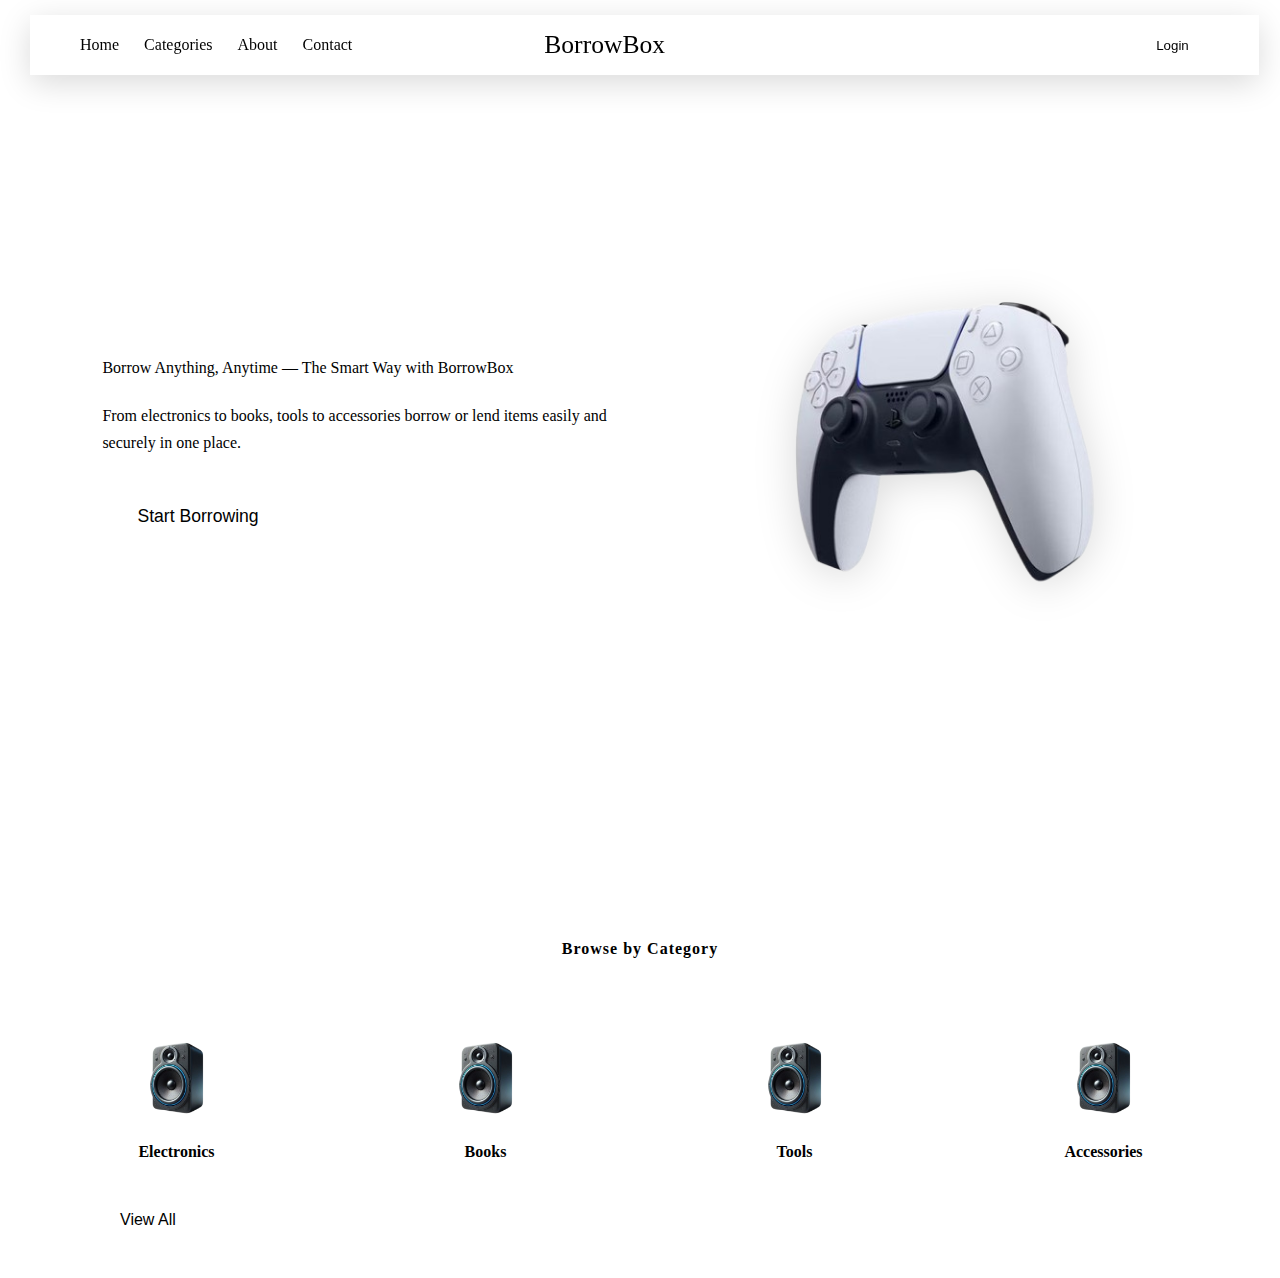
<file: templates/index.html>
<!DOCTYPE html>
<html lang="en">
<head>
  <meta charset="UTF-8" />
  <meta name="viewport" content="width=device-width, initial-scale=1.0" />
  <title>BorrowBox</title>

  <!-- Link CSS -->
  <link rel="stylesheet" href="../css/style.css" />
</head>
<body>
  <!-- Navbar -->
  <nav class="navbar">
    <ul class="nav-left">
      <li><a href="#">Home</a></li>
      <li><a href="#">Categories</a></li>
      <li><a href="#">About</a></li>
      <li><a href="#">Contact</a></li>
    </ul>

    <div class="nav-center">
      <h1>BorrowBox</h1>
    </div>

    <div class="nav-right">
      <button class="login-btn">Login</button>
    </div>
  </nav>

  <!-- Page content placeholder -->
  <!-- Hero Section -->
  <section class="hero">
  <div class="hero-content">
    <h1>Borrow Anything, Anytime — The Smart Way with <span>BorrowBox</span></h1>
    <p>
      From electronics to books, tools to accessories
      borrow or lend items easily and securely in one place.
    </p>
    <button class="hero-btn">Start Borrowing</button>
  </div>

  <div class="hero-image">
    <img src="../assets/images/controller.png" alt="BorrowBox" />
  </div>
  </section>

  <!-- category Section -->
  <section class="browse-section">
    <h2>Browse by Category</h2>
    <div class="categories">
      <div class="category-card">
        <img src="../assets/images/cat1.png" alt="Electronics">
        <h3>Electronics</h3>
      </div>
      <div class="category-card">
        <img src="../assets/images/cat1.png" alt="Books">
        <h3>Books</h3>
      </div>
      <div class="category-card">
        <img src="../assets/images/cat1.png" alt="Tools">
        <h3>Tools</h3>
      </div>
      <div class="category-card">
        <img src="../assets/images/cat1.png" alt="Accessories">
        <h3>Accessories</h3>
      </div>
    </div>
    <button class="view-btn">View All</button>
  </section>



  <script src="../js/main.js"></script>
</body>
</html>
</file>
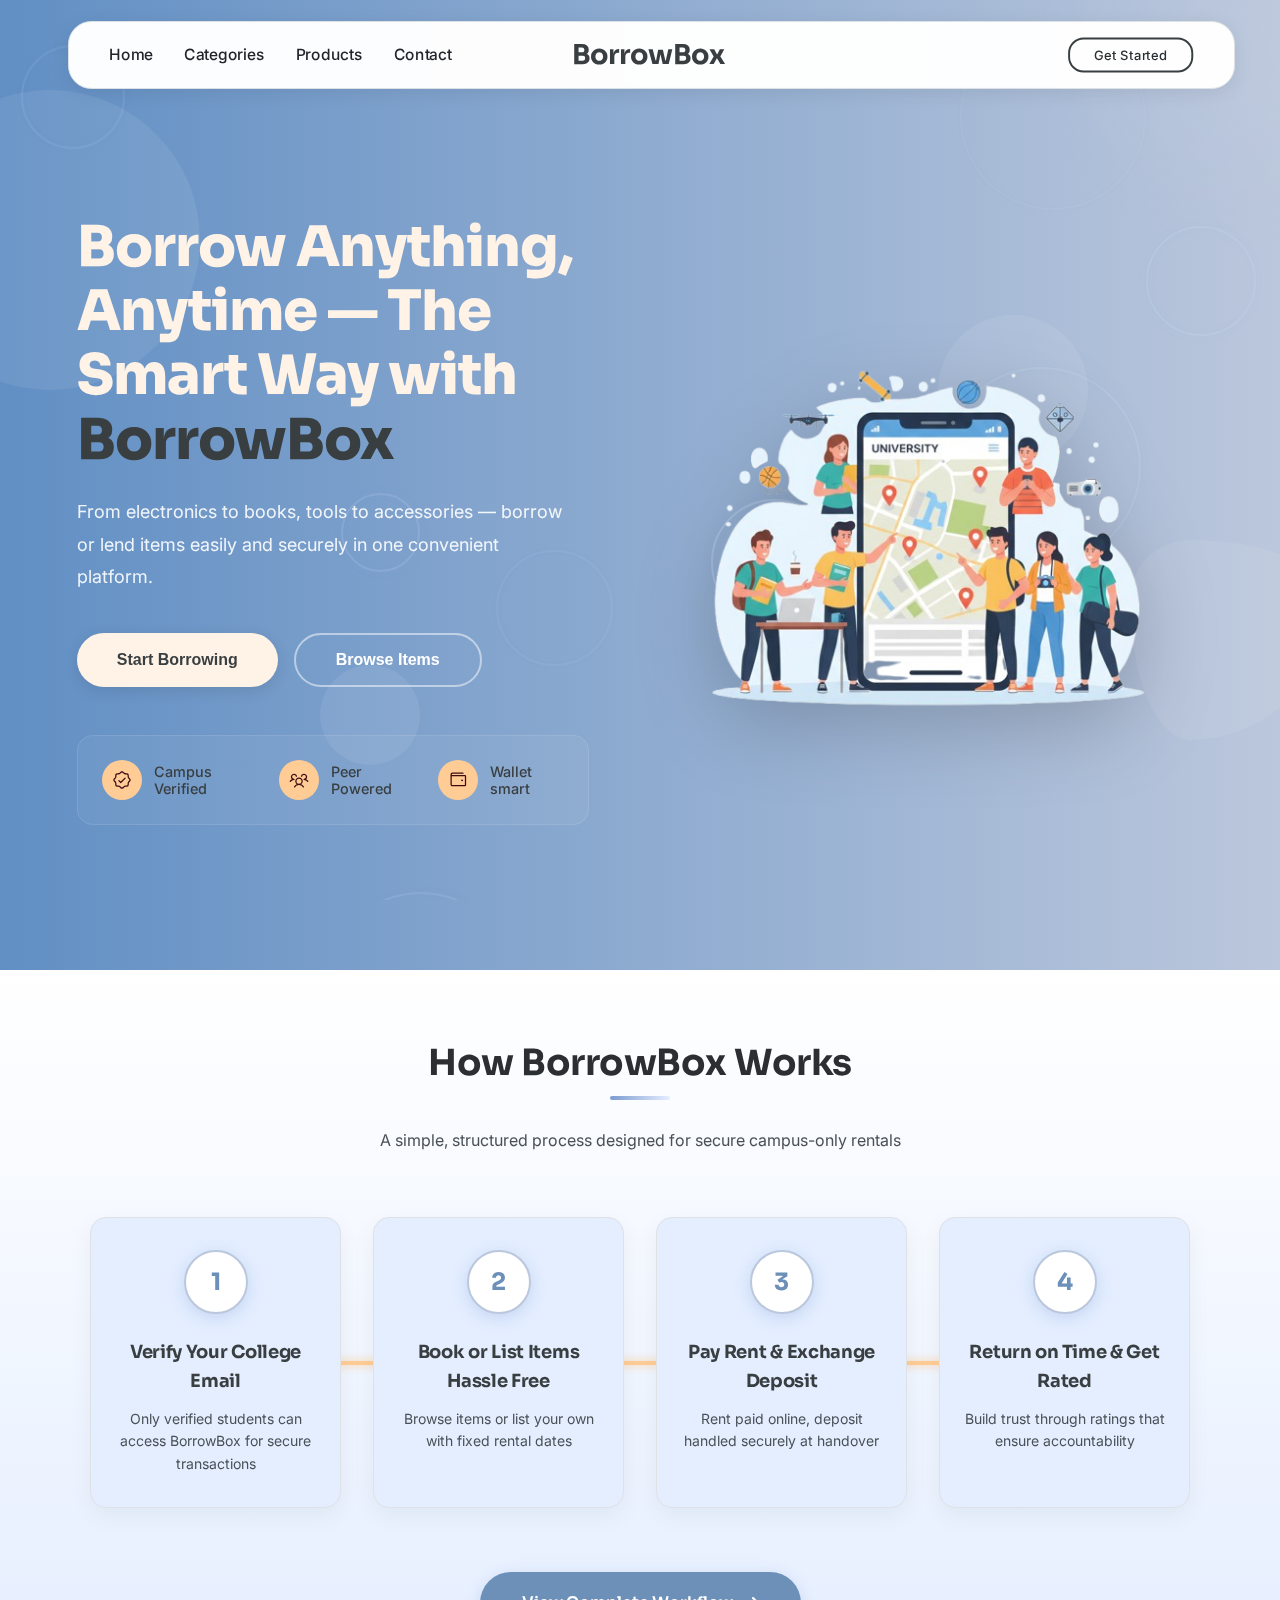
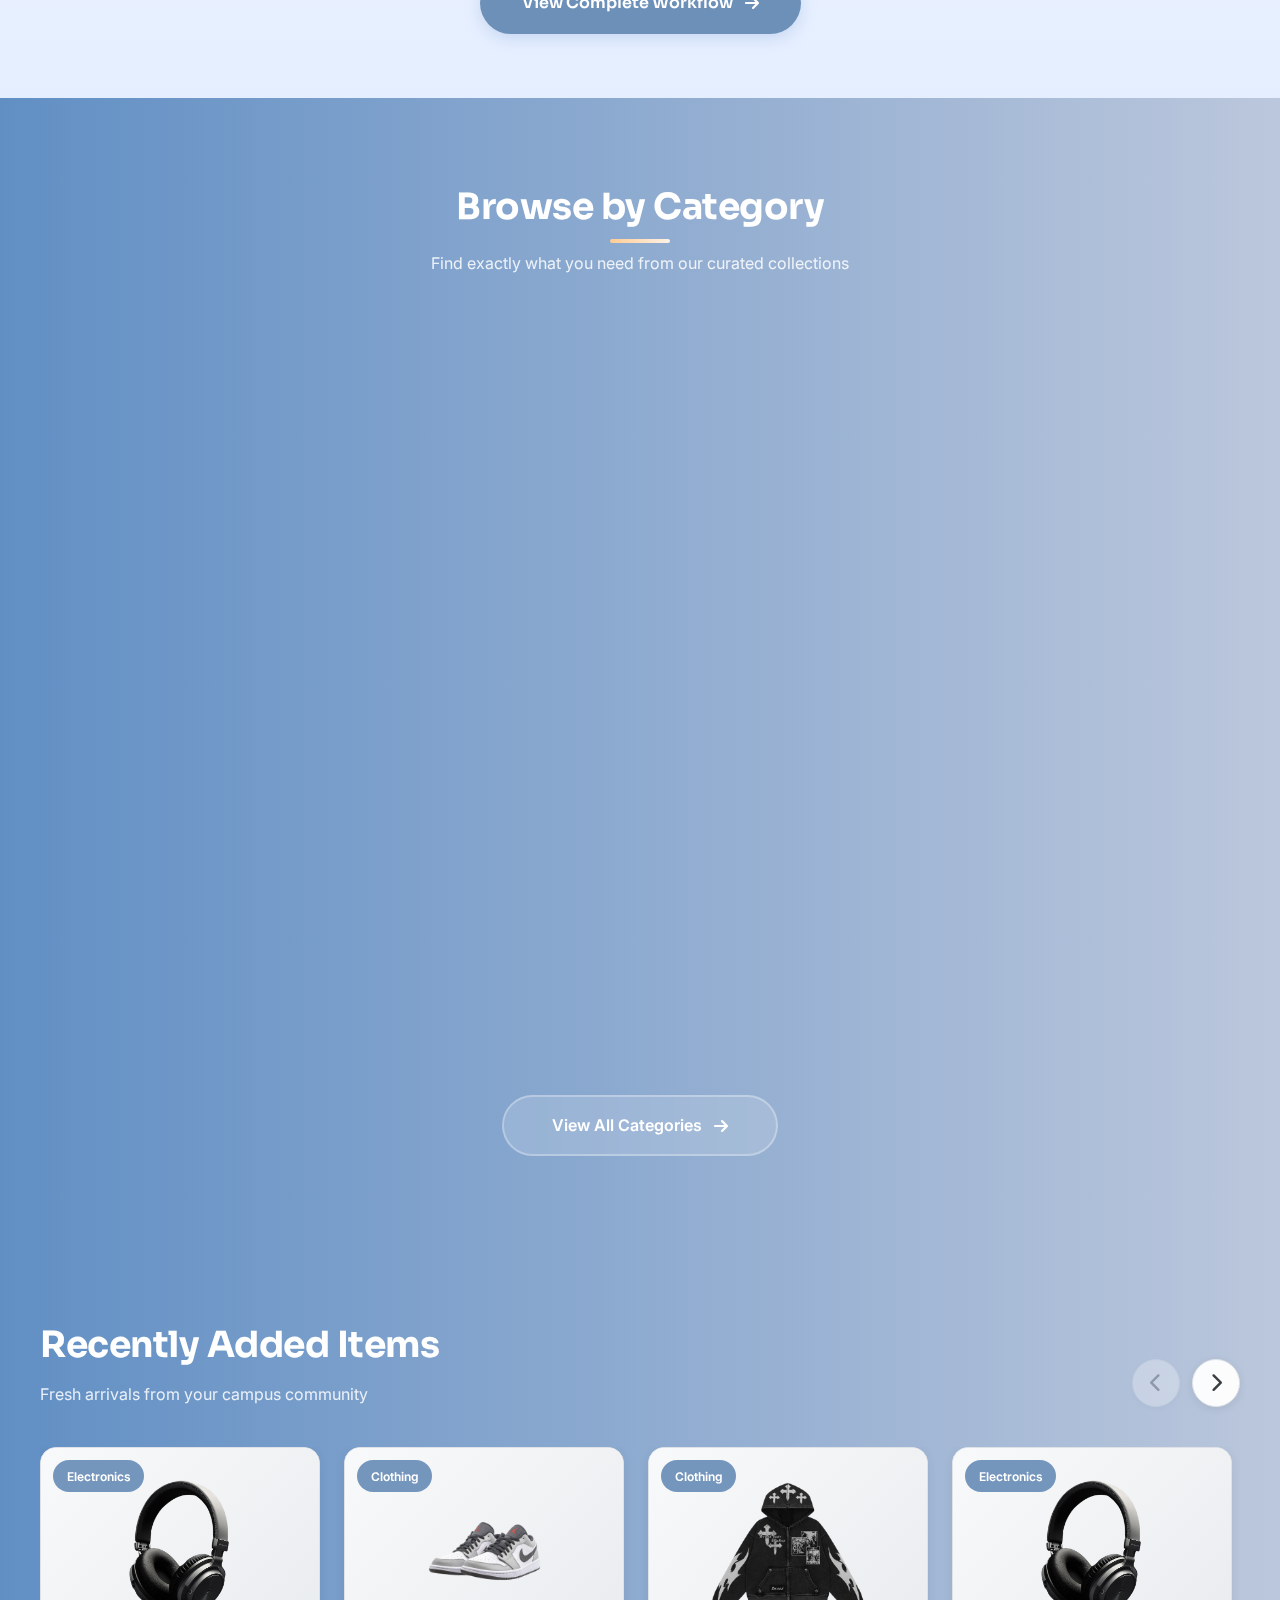
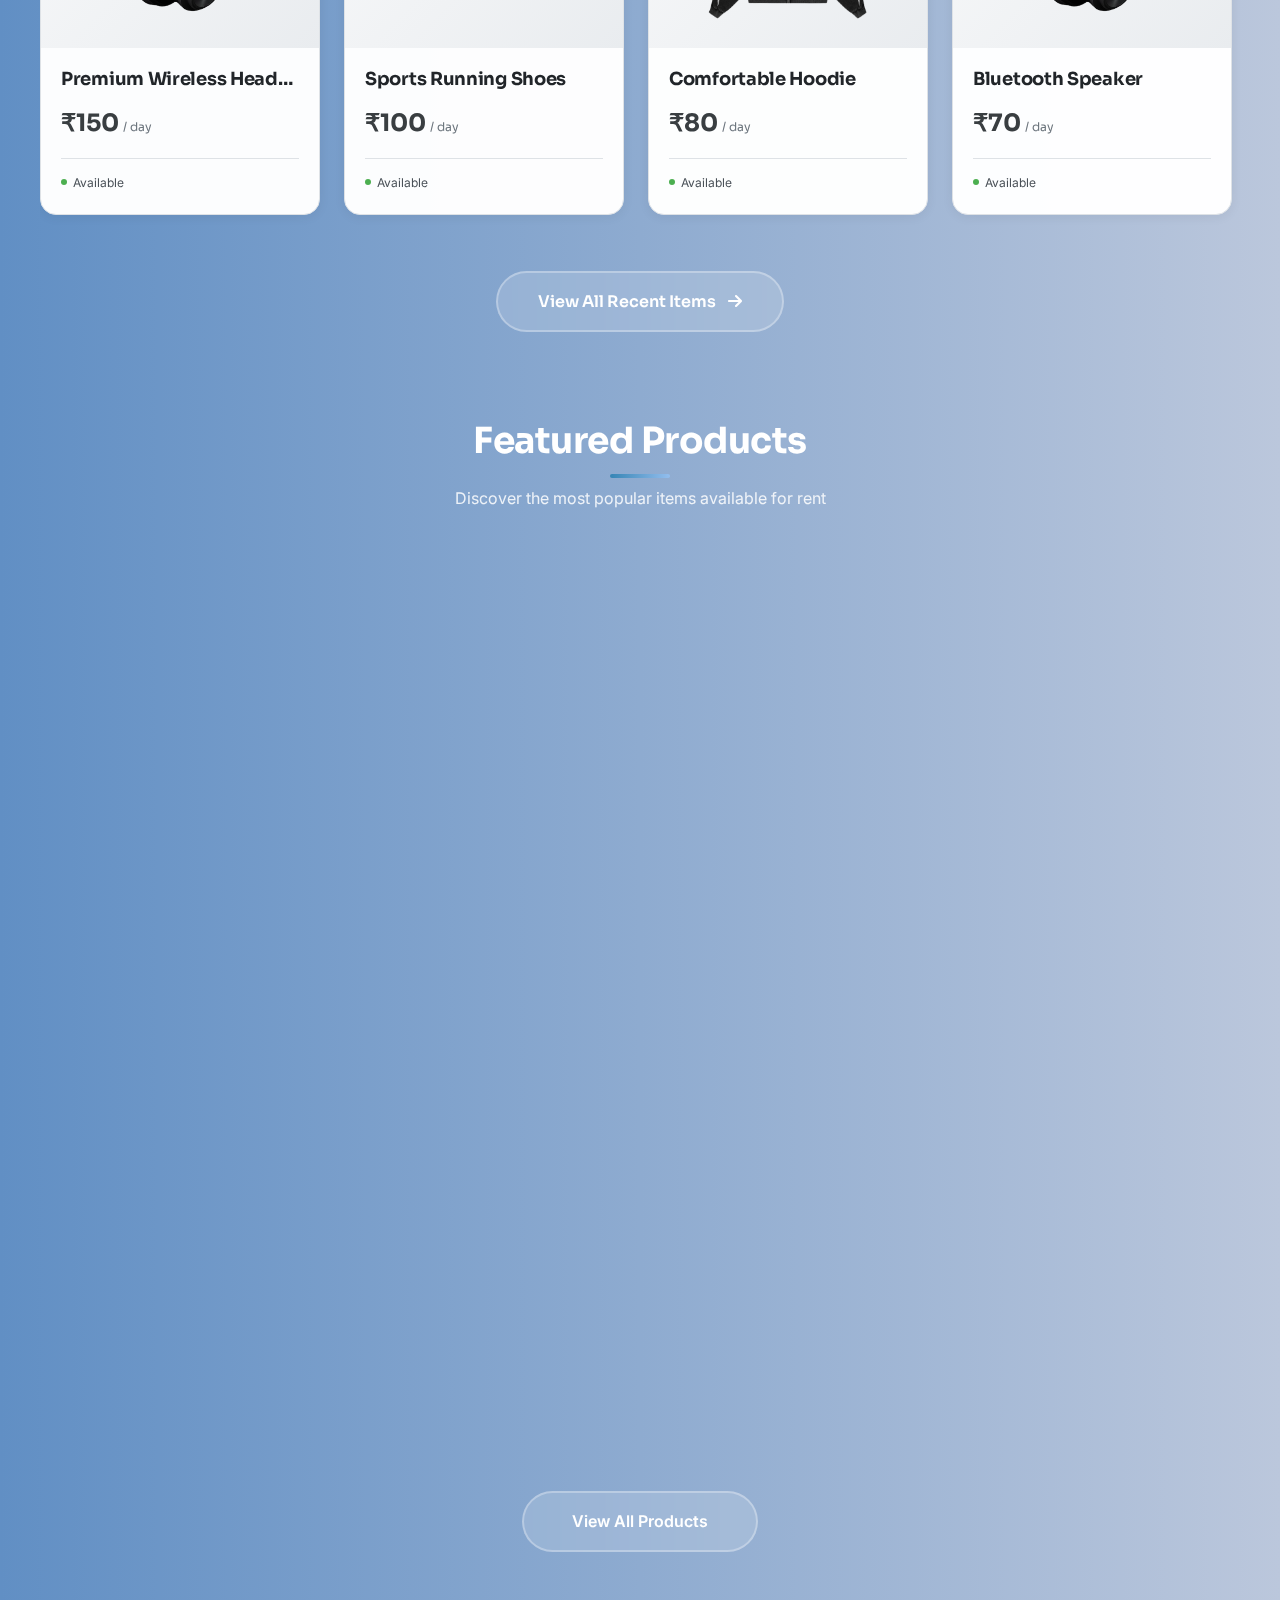
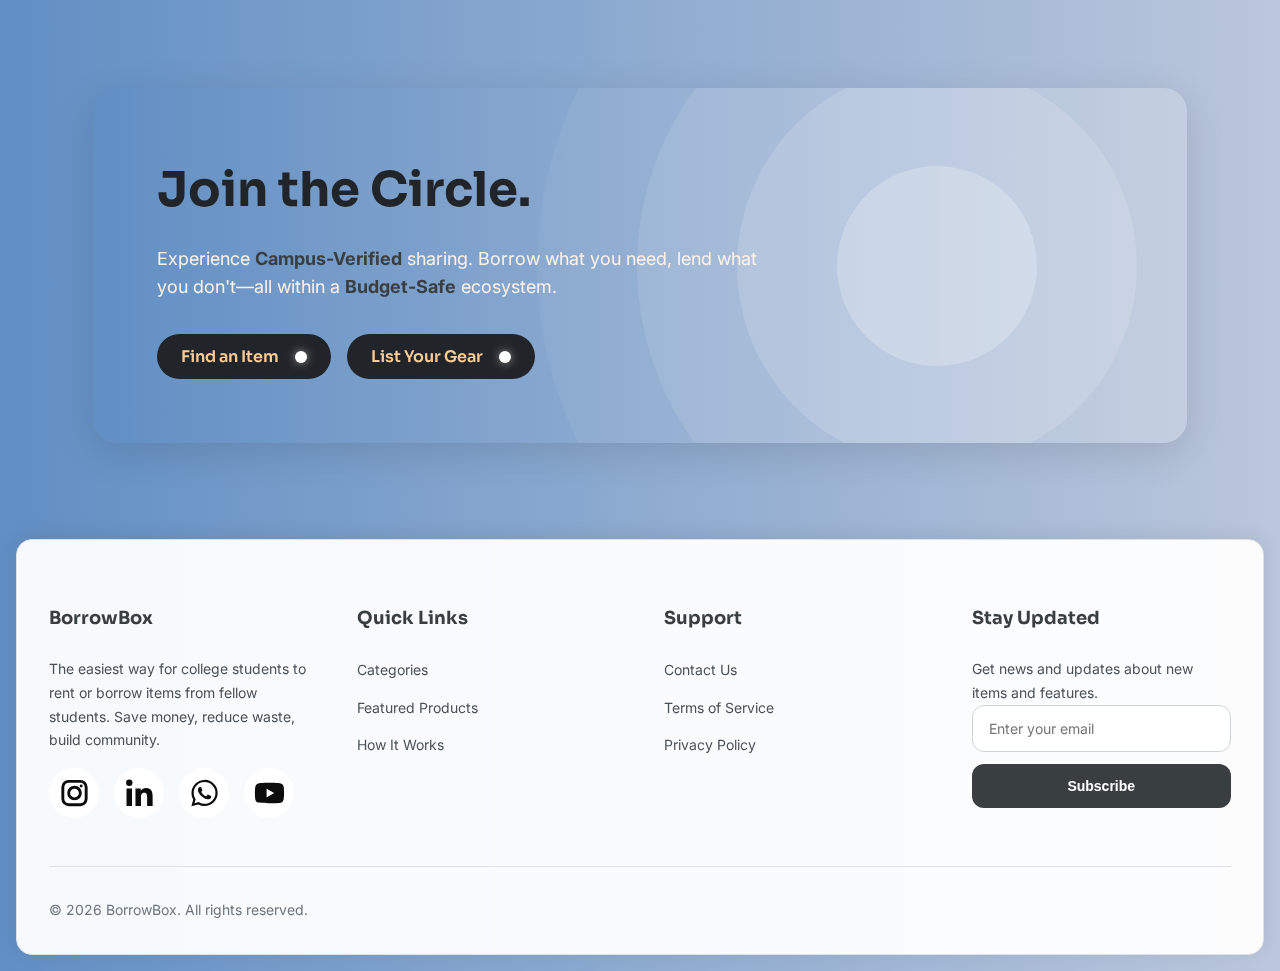
<file: client/templates/index.html>
<!doctype html>
<html lang="en">
  <head>
    <meta charset="UTF-8" />
    <meta name="viewport" content="width=device-width, initial-scale=1.0" />
    <meta
      name="description"
      content="BorrowBox - Borrow anything, anytime. The smart way to rent items from fellow students."
    />
    <title>BorrowBox - Smart Student Borrowing Platform</title>

    <!-- CSS Files -->
    <link rel="stylesheet" href="../static/css/root.css" />
    <link rel="stylesheet" href="../static/css/style.css" />

    <!-- Font Awesome for Icons -->
    <link
      rel="stylesheet"
      href="https://cdnjs.cloudflare.com/ajax/libs/font-awesome/6.4.0/css/all.min.css"
    />
  </head>
  <body>
    <!-- Floating Background Shapes -->
    <div class="floating-background">
      <div class="shape shape-1"></div>
      <div class="shape shape-2"></div>
      <div class="shape shape-3"></div>
      <div class="shape shape-4"></div>
      <div class="shape shape-5"></div>
    </div>

    <!-- Navigation Bar -->
    <nav class="navbar">
      <ul class="nav-left">
        <li><a href="#Home">Home</a></li>
        <li><a href="#Categories">Categories</a></li>
        <li><a href="products.html">Products</a></li>
        <li><a href="#Contact">Contact</a></li>
      </ul>

      <div class="nav-center">
        <h1>BorrowBox</h1>
      </div>

      <div class="nav-right">
        <a href="login.html">
          <button class="login-btn">Get Started</button>
        </a>
      </div>
    </nav>
    <div class="ring-container" id="ring-container"></div>

    <main>
      <!-- Hero Section -->
      <section class="hero" id="Home">
        <div class="hero-content">
          <h1>
            Borrow Anything, Anytime — The Smart Way with <span>BorrowBox</span>
          </h1>
          <p>
            From electronics to books, tools to accessories — borrow or lend
            items easily and securely in one convenient platform.
          </p>
          <div class="hero-buttons">
            <button class="hero-btn">Start Borrowing</button>
            <button class="hero-btn_2">Browse Items</button>
          </div>

          <!-- Stats Section -->
          <div class="hero-stats">
            <div class="stat">
              <div class="icon-image">
                <img
                  src="../static/images/seal-check.svg"
                  alt="Campus-verified"
                />
              </div>
              <span class="stat-label">Campus Verified</span>
            </div>
            <div class="stat">
              <div class="icon-image">
                <img
                  src="../static/images/users-three.svg"
                  alt="Peer powered"
                />
              </div>
              <span class="stat-label">Peer Powered</span>
            </div>
            <div class="stat">
              <div class="icon-image">
                <img src="../static/images/wallet.svg" alt="Wallet-smart" />
              </div>
              <span class="stat-label">Wallet smart</span>
            </div>
          </div>
        </div>

        <div class="hero-image">
          <img
            src="../static/images/hero.png"
            alt="BorrowBox Platform Illustration"
          />
        </div>
      </section>

      <!--how it works-->
      <section id="how-it-works" class="how-it-works">
        <div class="container">
          <div class="how-it-works-header">
            <h2>How BorrowBox Works</h2>
            <p class="subtitle">
              A simple, structured process designed for secure campus-only
              rentals
            </p>
          </div>

          <div class="workflow-container">
            <!-- Connection Line -->
            <div class="connection-line" id="connectionLine">
              <div class="connection-line-fill"></div>
            </div>

            <!-- Steps -->
            <div class="steps">
              <div class="step" data-step="1">
                <div class="step-number-wrapper">
                  <div class="step-number">1</div>
                </div>
                <h3>Verify Your College Email</h3>
                <p>
                  Only verified students can access BorrowBox for secure
                  transactions
                </p>
              </div>

              <div class="step" data-step="2">
                <div class="step-number-wrapper">
                  <div class="step-number">2</div>
                </div>
                <h3>Book or List Items Hassle Free</h3>
                <p>Browse items or list your own with fixed rental dates</p>
              </div>

              <div class="step" data-step="3">
                <div class="step-number-wrapper">
                  <div class="step-number">3</div>
                </div>
                <h3>Pay Rent & Exchange Deposit</h3>
                <p>Rent paid online, deposit handled securely at handover</p>
              </div>

              <div class="step" data-step="4">
                <div class="step-number-wrapper">
                  <div class="step-number">4</div>
                </div>
                <h3>Return on Time & Get Rated</h3>
                <p>Build trust through ratings that ensure accountability</p>
              </div>
            </div>
          </div>

          <div class="how-it-works-cta">
            <a href="#" class="btn-workflow">
              View Complete Workflow
              <i class="fas fa-arrow-right"></i>
            </a>
          </div>
        </div>
      </section>

      <!-- Categories Section - REDESIGNED -->
      <section class="browse-section" id="Categories">
        <h2>Browse by Category</h2>
        <p class="category-subtitle">
          Find exactly what you need from our curated collections
        </p>

        <div class="categories">
          <!-- Electronics - Featured -->
          <div class="category-card featured">
            <div class="category-icon-wrapper">
              <img src="../static/images/electronics.png" alt="Electronics" />
            </div>
            <div class="category-content">
              <h3>Electronics</h3>
              <p class="category-description">
                Laptops, speakers, cameras, and gadgets
              </p>
              <div class="category-footer">
                <span class="category-count">120+ items</span>
                <span class="category-arrow"
                  >Browse <i class="fas fa-arrow-right"></i
                ></span>
              </div>
            </div>
          </div>

          <!-- Study Essentials -->
          <div class="category-card">
            <div class="category-icon-wrapper">
              <img src="../static/images/books.png" alt="Study Essentials" />
            </div>
            <div class="category-content">
              <h3>Study Essentials</h3>
              <p class="category-description">
                Books, notes, and learning materials
              </p>
              <div class="category-footer">
                <span class="category-count">85+ items</span>
                <span class="category-arrow"
                  >Browse <i class="fas fa-arrow-right"></i
                ></span>
              </div>
            </div>
          </div>

          <!-- Appliances -->
          <div class="category-card">
            <div class="category-icon-wrapper">
              <img src="../static/images/appliances.png" alt="Appliances" />
            </div>
            <div class="category-content">
              <h3>Appliances</h3>
              <p class="category-description">Kitchen and home appliances</p>
              <div class="category-footer">
                <span class="category-count">45+ items</span>
                <span class="category-arrow"
                  >Browse <i class="fas fa-arrow-right"></i
                ></span>
              </div>
            </div>
          </div>

          <!-- Accessories -->
          <div class="category-card">
            <div class="category-icon-wrapper">
              <img src="../static/images/accessories.png" alt="Accessories" />
            </div>
            <div class="category-content">
              <h3>Accessories</h3>
              <p class="category-description">
                Bags, watches, and personal items
              </p>
              <div class="category-footer">
                <span class="category-count">95+ items</span>
                <span class="category-arrow"
                  >Browse <i class="fas fa-arrow-right"></i
                ></span>
              </div>
            </div>
          </div>

          <!-- Clothing -->
          <div class="category-card">
            <div class="category-icon-wrapper">
              <img src="../static/images/cloths.png" alt="Clothing" />
            </div>
            <div class="category-content">
              <h3>Clothing</h3>
              <p class="category-description">Formal wear and casual outfits</p>
              <div class="category-footer">
                <span class="category-count">110+ items</span>
                <span class="category-arrow"
                  >Browse <i class="fas fa-arrow-right"></i
                ></span>
              </div>
            </div>
          </div>
        </div>

        <div class="view-button">
          <a href="#" class="view-btn">
            View All Categories
            <i class="fas fa-arrow-right"></i>
          </a>
        </div>
      </section>

      <!-- Carousel Section - Replace the existing carousel section with this -->
      <!-- Recently Added Items Section - REDESIGNED -->
      <section class="recently-added-section">
        <div class="recently-added-header">
          <div class="recently-added-title-group">
            <h2>Recently Added Items</h2>
            <p class="recently-added-subtitle">
              Fresh arrivals from your campus community
            </p>
          </div>
          <div class="recently-added-controls">
            <button
              class="scroll-arrow-btn scroll-left"
              id="scrollLeft"
              aria-label="Scroll left"
            >
              <i class="fas fa-chevron-left"></i>
            </button>
            <button
              class="scroll-arrow-btn scroll-right"
              id="scrollRight"
              aria-label="Scroll right"
            >
              <i class="fas fa-chevron-right"></i>
            </button>
          </div>
        </div>

        <div class="items-rail-container">
          <div class="items-rail" id="itemsRail">
            <!-- Item Card 1 -->
            <div class="rail-item-card">
              <div class="rail-item-image-wrapper">
                <span class="rail-item-category">Electronics</span>
                <img
                  src="../static/images/headphone.png"
                  alt="Premium Wireless Headphones"
                  class="rail-item-image"
                />
              </div>
              <div class="rail-item-info">
                <h3 class="rail-item-name">Premium Wireless Headphones</h3>
                <div class="rail-item-price">
                  ₹150<span class="rail-item-price-label">/ day</span>
                </div>
                <div class="rail-item-footer">
                  <span class="rail-item-availability">
                    <span class="availability-dot"></span>
                    Available
                  </span>
                  <span class="rail-item-cta">
                    Rent <i class="fas fa-arrow-right"></i>
                  </span>
                </div>
              </div>
            </div>

            <!-- Item Card 2 -->
            <div class="rail-item-card">
              <div class="rail-item-image-wrapper">
                <span class="rail-item-category">Clothing</span>
                <img
                  src="../static/images/shoes.png"
                  alt="Sports Running Shoes"
                  class="rail-item-image"
                />
              </div>
              <div class="rail-item-info">
                <h3 class="rail-item-name">Sports Running Shoes</h3>
                <div class="rail-item-price">
                  ₹100<span class="rail-item-price-label">/ day</span>
                </div>
                <div class="rail-item-footer">
                  <span class="rail-item-availability">
                    <span class="availability-dot"></span>
                    Available
                  </span>
                  <span class="rail-item-cta">
                    Rent <i class="fas fa-arrow-right"></i>
                  </span>
                </div>
              </div>
            </div>

            <!-- Item Card 3 -->
            <div class="rail-item-card">
              <div class="rail-item-image-wrapper">
                <span class="rail-item-category">Clothing</span>
                <img
                  src="../static/images/hoodie.png"
                  alt="Comfortable Hoodie"
                  class="rail-item-image"
                />
              </div>
              <div class="rail-item-info">
                <h3 class="rail-item-name">Comfortable Hoodie</h3>
                <div class="rail-item-price">
                  ₹80<span class="rail-item-price-label">/ day</span>
                </div>
                <div class="rail-item-footer">
                  <span class="rail-item-availability">
                    <span class="availability-dot"></span>
                    Available
                  </span>
                  <span class="rail-item-cta">
                    Rent <i class="fas fa-arrow-right"></i>
                  </span>
                </div>
              </div>
            </div>

            <!-- Item Card 4 -->
            <div class="rail-item-card">
              <div class="rail-item-image-wrapper">
                <span class="rail-item-category">Electronics</span>
                <img
                  src="../static/images/headphone.png"
                  alt="Bluetooth Speaker"
                  class="rail-item-image"
                />
              </div>
              <div class="rail-item-info">
                <h3 class="rail-item-name">Bluetooth Speaker</h3>
                <div class="rail-item-price">
                  ₹70<span class="rail-item-price-label">/ day</span>
                </div>
                <div class="rail-item-footer">
                  <span class="rail-item-availability">
                    <span class="availability-dot"></span>
                    Available
                  </span>
                  <span class="rail-item-cta">
                    Rent <i class="fas fa-arrow-right"></i>
                  </span>
                </div>
              </div>
            </div>

            <!-- Item Card 5 -->
            <div class="rail-item-card">
              <div class="rail-item-image-wrapper">
                <span class="rail-item-category">Study Essentials</span>
                <img
                  src="../static/images/books.png"
                  alt="Textbook Bundle"
                  class="rail-item-image"
                />
              </div>
              <div class="rail-item-info">
                <h3 class="rail-item-name">Textbook Bundle</h3>
                <div class="rail-item-price">
                  ₹80<span class="rail-item-price-label">/ day</span>
                </div>
                <div class="rail-item-footer">
                  <span class="rail-item-availability">
                    <span class="availability-dot"></span>
                    Available
                  </span>
                  <span class="rail-item-cta">
                    Rent <i class="fas fa-arrow-right"></i>
                  </span>
                </div>
              </div>
            </div>

            <!-- Item Card 6 -->
            <div class="rail-item-card">
              <div class="rail-item-image-wrapper">
                <span class="rail-item-category">Appliances</span>
                <img
                  src="../static/images/appliances.png"
                  alt="Electric Kettle"
                  class="rail-item-image"
                />
              </div>
              <div class="rail-item-info">
                <h3 class="rail-item-name">Electric Kettle</h3>
                <div class="rail-item-price">
                  ₹40<span class="rail-item-price-label">/ day</span>
                </div>
                <div class="rail-item-footer">
                  <span class="rail-item-availability">
                    <span class="availability-dot"></span>
                    Available
                  </span>
                  <span class="rail-item-cta">
                    Rent <i class="fas fa-arrow-right"></i>
                  </span>
                </div>
              </div>
            </div>
          </div>
        </div>

        <div class="recently-added-view-all">
          <a href="#" class="view-all-items-btn">
            View All Recent Items
            <i class="fas fa-arrow-right"></i>
          </a>
        </div>
      </section>

      <!-- Featured Products Section - Replace the existing product grid section with this -->
      <section class="product-grid-section" id="Products">
        <h2>Featured Products</h2>
        <p class="product-grid-subtitle">
          Discover the most popular items available for rent
        </p>

        <div class="product-grid">
          <div class="product-card">
            <div class="card-image-wrapper">
              <div class="card-image-placeholder"></div>
              <span class="card-badge">Popular</span>
            </div>
            <div class="card-info">
              <h4>Wireless Mouse</h4>
              <div class="card-meta">
                <span class="card-price">₹50 / day</span>
                <span class="card-rating">4.5</span>
              </div>
              <div class="card-action">
                <button class="card-btn">View Details</button>
              </div>
            </div>
          </div>

          <div class="product-card">
            <div class="card-image-wrapper">
              <div class="card-image-placeholder"></div>
              <span class="card-badge">New</span>
            </div>
            <div class="card-info">
              <h4>Gaming Controller</h4>
              <div class="card-meta">
                <span class="card-price">₹100 / day</span>
                <span class="card-rating">4.8</span>
              </div>
              <div class="card-action">
                <button class="card-btn">View Details</button>
              </div>
            </div>
          </div>

          <div class="product-card">
            <div class="card-image-wrapper">
              <div class="card-image-placeholder"></div>
              <span class="card-badge">Featured</span>
            </div>
            <div class="card-info">
              <h4>DSLR Camera</h4>
              <div class="card-meta">
                <span class="card-price">₹500 / day</span>
                <span class="card-rating">4.9</span>
              </div>
              <div class="card-action">
                <button class="card-btn">View Details</button>
              </div>
            </div>
          </div>

          <div class="product-card">
            <div class="card-image-wrapper">
              <div class="card-image-placeholder"></div>
              <span class="card-badge">Popular</span>
            </div>
            <div class="card-info">
              <h4>Study Lamp</h4>
              <div class="card-meta">
                <span class="card-price">₹30 / day</span>
                <span class="card-rating">4.3</span>
              </div>
              <div class="card-action">
                <button class="card-btn">View Details</button>
              </div>
            </div>
          </div>

          <div class="product-card">
            <div class="card-image-wrapper">
              <div class="card-image-placeholder"></div>
              <span class="card-badge">New</span>
            </div>
            <div class="card-info">
              <h4>Electric Kettle</h4>
              <div class="card-meta">
                <span class="card-price">₹40 / day</span>
                <span class="card-rating">4.6</span>
              </div>
              <div class="card-action">
                <button class="card-btn">View Details</button>
              </div>
            </div>
          </div>

          <div class="product-card">
            <div class="card-image-wrapper">
              <div class="card-image-placeholder"></div>
              <span class="card-badge">Popular</span>
            </div>
            <div class="card-info">
              <h4>Textbook Bundle</h4>
              <div class="card-meta">
                <span class="card-price">₹80 / day</span>
                <span class="card-rating">4.7</span>
              </div>
              <div class="card-action">
                <button class="card-btn">View Details</button>
              </div>
            </div>
          </div>
        </div>

        <div class="view-all-container">
          <a href="#" class="view-all-btn">View All Products</a>
        </div>
      </section>
    </main>

    <section class="cta-container">
      <div class="cta-card">
        <div class="cta-content">
          <h2 class="cta-title">Join the Circle.</h2>
          <p class="cta-description">
            Experience
            <bold
              style="font-weight: var(--fw-bold); color: var(--primary-color)"
              >Campus-Verified</bold
            >
            sharing. Borrow what you need, lend what you don't—all within a
            <bold
              style="font-weight: var(--fw-bold); color: var(--primary-color)"
              >Budget-Safe</bold
            >
            ecosystem.
          </p>

          <div class="cta-actions">
            <button class="btn btn-primary" id="borrowBtn">
              Find an Item
              <span class="btn-dot"></span>
            </button>
            <button class="btn btn-secondary" id="lendBtn">
              List Your Gear
              <span class="btn-dot"></span>
            </button>
          </div>
        </div>

        <div class="ripple-wrapper">
          <div class="ripple r1"></div>
          <div class="ripple r2"></div>
          <div class="ripple r3"></div>
          <div class="ripple r4"></div>
        </div>
      </div>
    </section>

    <!-- Footer -->
    <footer class="site-footer" id="Contact">
      <div class="footer-container">
        <div class="footer-main">
          <div class="footer-column">
            <h4>BorrowBox</h4>
            <p>
              The easiest way for college students to rent or borrow items from
              fellow students. Save money, reduce waste, build community.
            </p>
            <div
              id="SocailIcons"
              style="justify-content: flex-start; margin-top: 1rem"
            >
              <div class="icons instaIcon">
                <div class="icon insta">
                  <svg
                    viewBox="0 0 24 24"
                    fill="none"
                    height=""
                    width="35"
                    xmlns="http://www.w3.org/2000/svg"
                    aria-hidden="true"
                    class="w-6 h-6 text-gray-800 dark:text-white"
                  >
                    <path
                      clip-rule="evenodd"
                      d="M3 8a5 5 0 0 1 5-5h8a5 5 0 0 1 5 5v8a5 5 0 0 1-5 5H8a5 5 0 0 1-5-5V8Zm5-3a3 3 0 0 0-3 3v8a3 3 0 0 0 3 3h8a3 3 0 0 0 3-3V8a3 3 0 0 0-3-3H8Zm7.597 2.214a1 1 0 0 1 1-1h.01a1 1 0 1 1 0 2h-.01a1 1 0 0 1-1-1ZM12 9a3 3 0 1 0 0 6 3 3 0 0 0 0-6Zm-5 3a5 5 0 1 1 10 0 5 5 0 0 1-10 0Z"
                      fill-rule="evenodd"
                      fill="currentColor"
                    ></path>
                  </svg>
                </div>
              </div>
              <div class="icons linkedin">
                <div class="icon link">
                  <svg
                    xmlns="http://www.w3.org/2000/svg"
                    width="35"
                    height=""
                    viewBox="0 0 24 24"
                    style="fill: rgba(0, 0, 0, 1)"
                  >
                    <circle
                      cx="4.983"
                      cy="5.009"
                      r="2.188"
                      fill="currentColor"
                    ></circle>
                    <path
                      d="M9.237 8.855v12.139h3.769v-6.003c0-1.584.298-3.118 2.262-3.118 1.937 0 1.961 1.811 1.961 3.218v5.904H21v-6.657c0-3.27-.704-5.783-4.526-5.783-1.835 0-3.065 1.007-3.568 1.96h-.051v-1.66H9.237zm-6.142 0H6.87v12.139H3.095z"
                      fill="currentColor"
                    ></path>
                  </svg>
                </div>
              </div>
              <div class="icons whatsapp">
                <div class="icon whats">
                  <svg
                    xmlns="http://www.w3.org/2000/svg"
                    width="35"
                    height=""
                    viewBox="0 0 24 24"
                    style="fill: rgba(0, 0, 0, 1)"
                  >
                    <path
                      fill-rule="evenodd"
                      clip-rule="evenodd"
                      d="M18.403 5.633A8.919 8.919 0 0 0 12.053 3c-4.948 0-8.976 4.027-8.978 8.977 0 1.582.413 3.126 1.198 4.488L3 21.116l4.759-1.249a8.981 8.981 0 0 0 4.29 1.093h.004c4.947 0 8.975-4.027 8.977-8.977a8.926 8.926 0 0 0-2.627-6.35m-6.35 13.812h-.003a7.446 7.446 0 0 1-3.798-1.041l-.272-.162-2.824.741.753-2.753-.177-.282a7.448 7.448 0 0 1-1.141-3.971c.002-4.114 3.349-7.461 7.465-7.461a7.413 7.413 0 0 1 5.275 2.188 7.42 7.42 0 0 1 2.183 5.279c-.002 4.114-3.349 7.462-7.461 7.462m4.093-5.589c-.225-.113-1.327-.655-1.533-.73-.205-.075-.354-.112-.504.112s-.58.729-.711.879-.262.168-.486.056-.947-.349-1.804-1.113c-.667-.595-1.117-1.329-1.248-1.554s-.014-.346.099-.458c.101-.1.224-.262.336-.393.112-.131.149-.224.224-.374s.038-.281-.019-.393c-.056-.113-.505-1.217-.692-1.666-.181-.435-.366-.377-.504-.383a9.65 9.65 0 0 0-.429-.008.826.826 0 0 0-.599.28c-.206.225-.785.767-.785 1.871s.804 2.171.916 2.321c.112.15 1.582 2.415 3.832 3.387.536.231.954.369 1.279.473.537.171 1.026.146 1.413.089.431-.064 1.327-.542 1.514-1.066.187-.524.187-.973.131-1.067-.056-.094-.207-.151-.43-.263"
                      fill="currentColor"
                    ></path>
                  </svg>
                </div>
              </div>
              <div class="icons youtube">
                <div class="icon tube">
                  <svg
                    xmlns="http://www.w3.org/2000/svg"
                    width="35"
                    height=""
                    viewBox="0 0 24 24"
                    style="fill: rgba(0, 0, 0, 1)"
                  >
                    <path
                      d="M21.593 7.203a2.506 2.506 0 0 0-1.762-1.766C18.265 5.007 12 5 12 5s-6.264-.007-7.831.404a2.56 2.56 0 0 0-1.766 1.778c-.413 1.566-.417 4.814-.417 4.814s-.004 3.264.406 4.814c.23.857.905 1.534 1.763 1.765 1.582.43 7.83.437 7.83.437s6.265.007 7.831-.403a2.515 2.515 0 0 0 1.767-1.763c.414-1.565.417-4.812.417-4.812s.02-3.265-.407-4.831zM9.996 15.005l.005-6 5.207 3.005-5.212 2.995z"
                      fill="currentColor"
                    ></path>
                  </svg>
                </div>
              </div>
            </div>
          </div>

          <div class="footer-column">
            <h4>Quick Links</h4>
            <ul>
              <li><a href="#Categories">Categories</a></li>
              <li><a href="#Products">Featured Products</a></li>
              <li><a href="#">How It Works</a></li>
            </ul>
          </div>

          <div class="footer-column">
            <h4>Support</h4>
            <ul>
              <li><a href="#">Contact Us</a></li>
              <li><a href="#">Terms of Service</a></li>
              <li><a href="#">Privacy Policy</a></li>
            </ul>
          </div>

          <div class="footer-column">
            <h4>Stay Updated</h4>
            <p>Get news and updates about new items and features.</p>
            <form class="newsletter-form">
              <input type="email" placeholder="Enter your email" required />
              <button type="submit">Subscribe</button>
            </form>
          </div>
        </div>

        <div class="footer-bottom">
          <div class="footer-copyright">
            &copy; 2026 BorrowBox. All rights reserved.
          </div>
        </div>
      </div>
    </footer>

    <!-- JavaScript -->
    <script src="../static/js/main.js"></script>
  </body>
</html>
</file>
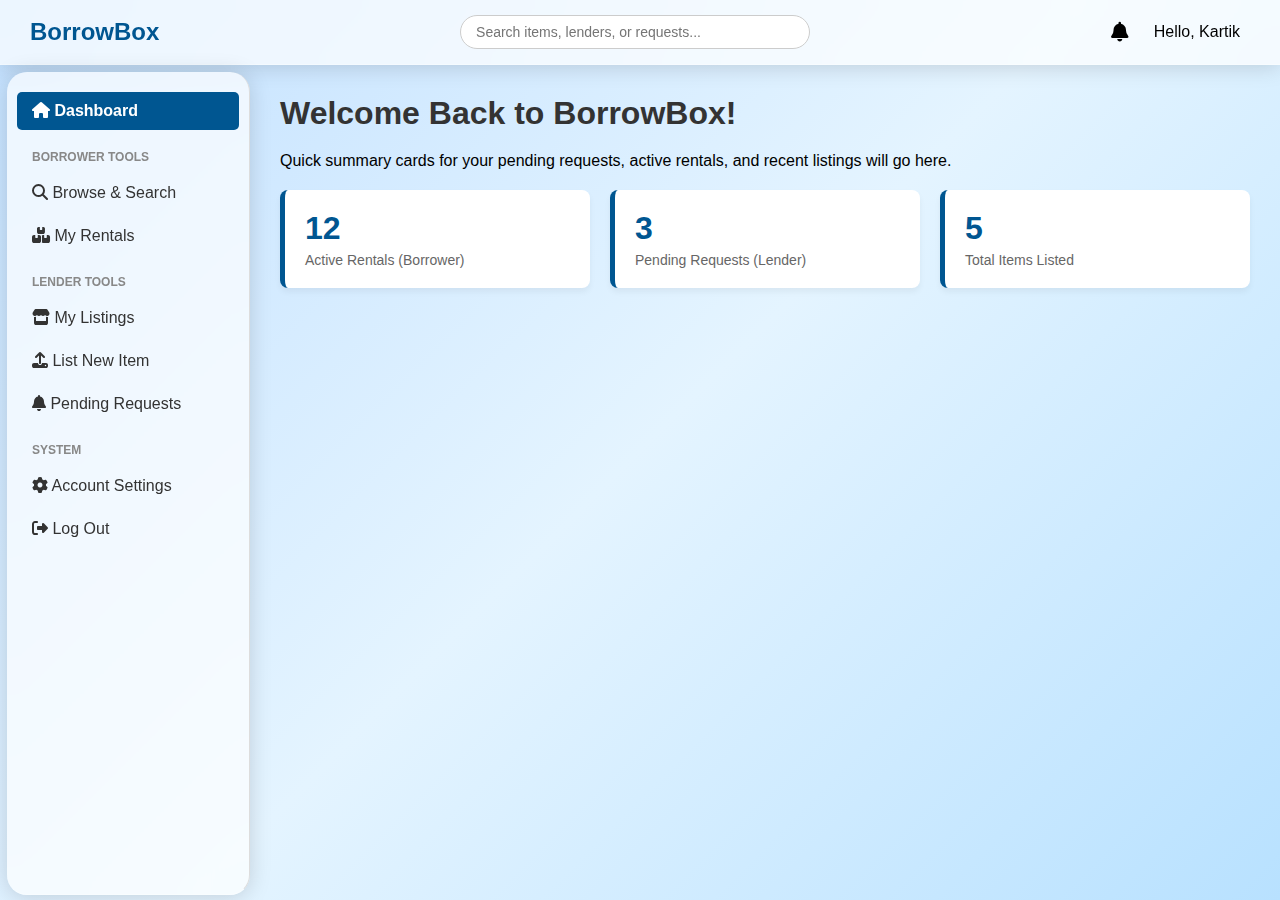
<file: templates/dashboard.html>
<!DOCTYPE html>
<html lang="en">

<head>
  <meta charset="UTF-8" />
  <meta name="viewport" content="width=device-width, initial-scale=1.0" />
  <title>BorrowBox | Dashboard</title>
  <link rel="stylesheet" href="../css/style.css" />
  <link rel="stylesheet" href="../css/dashboard.css" />

  <link rel="stylesheet" href="https://cdnjs.cloudflare.com/ajax/libs/font-awesome/6.5.2/css/all.min.css">

  <script defer src="../js/main.js"></script>
</head>

<body>
  <header class="app-header">
    <div class="logo">BorrowBox</div>
    <nav class="main-nav">
      <input type="search" id="dashboard-search" placeholder="Search items, lenders, or requests..."
        class="header-search" />
    </nav>
    <div class="user-controls">
      <button class="nav-icon-btn"><i class="fas fa-bell"></i></button>
      <div class="user-profile">Hello, Kartik</div>
    </div>
  </header>

  <div class="dashboard-container">
    <aside class="dashboard-sidebar">
      <ul class="sidebar-menu">
        <li class="menu-item active" data-view="dashboard">
          <a href="#"><i class="fas fa-home"></i> Dashboard</a>
        </li>

        <li class="menu-divider">Borrower Tools</li>
        <li class="menu-item" data-view="browse">
          <a href="#"><i class="fas fa-search"></i> Browse & Search</a>
        </li>
        <li class="menu-item" data-view="my-rentals">
          <a href="#"><i class="fas fa-boxes"></i> My Rentals</a>
        </li>

        <li class="menu-divider">Lender Tools</li>
        <li class="menu-item" data-view="my-listings">
          <a href="#"><i class="fas fa-store"></i> My Listings</a>
        </li>
        <li class="menu-item" data-view="new-item">
          <a href="#"><i class="fas fa-upload"></i> List New Item</a>
        </li>
        <li class="menu-item" data-view="requests">
          <a href="#"><i class="fas fa-bell"></i> Pending Requests</a>
        </li>

        <li class="menu-divider">System</li>
        <li class="menu-item" data-view="settings">
          <a href="#"><i class="fas fa-cog"></i> Account Settings</a>
        </li>
        <li class="menu-item"><a href="#"><i class="fas fa-sign-out-alt"></i> Log Out</a></li>
      </ul>
    </aside>

    <main class="dashboard-content">
      <section id="view-dashboard" class="content-view active">
        <h1 class="content-header">Welcome Back to BorrowBox!</h1>
        <p>
          Quick summary cards for your pending requests, active rentals, and
          recent listings will go here.
        </p>
        <div class="card-grid">
          <div class="info-card">
            <h3>12</h3>
            <p>Active Rentals (Borrower)</p>
          </div>
          <div class="info-card">
            <h3>3</h3>
            <p>Pending Requests (Lender)</p>
          </div>
          <div class="info-card">
            <h3>5</h3>
            <p>Total Items Listed</p>
          </div>
        </div>
      </section>



      <section id="view-browse" class="content-view">
        <h1 class="content-header">Browse Available Items</h1>

        <div class="browse-layout">
          <aside class="browse-filters">
            <h3>Filter Results</h3>

            <div class="filter-group">
              <h4>Category</h4>
              <select id="filter-category">
                <option value="">All Categories</option>
                <option value="electronics">Electronics</option>
                <option value="tools">Tools & Equipment</option>
                <option value="books">Books</option>
                <option value="sports">Sports & Outdoors</option>
              </select>
            </div>

            <div class="filter-group">
              <h4>Price (per day)</h4>
              <input type="range" id="filter-price-range" min="1" max="5000" value="5000"
                oninput="document.getElementById('price-value').innerText=this.value" />
              <p>Max: ₹<span id="price-value">5000</span></p>
            </div>

            <div class="filter-group">
              <h4>Location</h4>
              <input type="text" placeholder="Enter City or Pincode" />
            </div>

            <button class="btn-apply-filters">Apply Filters</button>
          </aside>

          <div class="item-results-grid">
            <p id="item-count">Showing 245 items</p>

            <div class="item-card-container">
              <div class="item-card">
                <div class="card-body">
                  <h4>PlayStation 5 Controller</h4>
                  <p class="price">₹50 / day</p>
                  <p class="location">Lender: Jane (5 km away)</p>
                  <p class="description">
                    Gently used PS5 controller, perfect condition.
                  </p>
                  <button class="btn-borrow">Borrow Now</button>
                </div>
              </div>

              <div class="item-card">
                <div class="card-body">
                  <h4>Electric Drill Kit</h4>
                  <p class="price">₹150 / day</p>
                  <p class="location">Lender: John (2 km away)</p>
                  <p class="description">
                    Includes various bits and a spare battery.
                  </p>
                  <button class="btn-borrow">Borrow Now</button>
                </div>
              </div>
            </div>
          </div>
        </div>
      </section>



      <section id="view-new-item" class="content-view">
        <h1 class="content-header">List a New Item for Rent</h1>
        <p>Please provide detailed and accurate information about the item you wish to lend.</p>

        <form class="listing-form">

          <div class="form-section active" data-step="1">
            <h2>Step 1: Basic Details</h2>

            <label for="item-title">Item Title <span class="required">*</span></label>
            <input type="text" id="item-title" placeholder="E.g., Sony PlayStation 5 Controller" required>

            <label for="item-category">Category <span class="required">*</span></label>
            <select id="item-category" required>
              <option value="">Select Category</option>
              <option value="electronics">Electronics</option>
              <option value="tools">Tools & Equipment</option>
              <option value="books">Books</option>
              <option value="sports">Sports & Outdoors</option>
              <option value="other">Other</option>
            </select>

            <label for="item-description">Description <span class="required">*</span></label>
            <textarea id="item-description" rows="5"
              placeholder="Describe the item's condition, features, and any included accessories." required></textarea>

            <button type="button" class="btn-next" data-next-step="2">Next: Photos & Price</button>
          </div>

          <div class="form-section" data-step="2">
            <h2>Step 2: Photos and Pricing</h2>

            <label for="item-photos">Upload Photos (Max 5)</label>
            <input type="file" id="item-photos" accept="image/*" multiple>
            <small>Show clear, well-lit photos of the actual item.</small>

            <div class="price-inputs">
              <label for="item-price">Rental Price (per day) <span class="required">*</span></label>
              <div class="input-with-icon">
                <span class="currency">₹</span>
                <input type="number" id="item-price" min="10" placeholder="50" required>
              </div>

              <label for="item-deposit">Security Deposit (one-time)</label>
              <div class="input-with-icon">
                <span class="currency">₹</span>
                <input type="number" id="item-deposit" min="0" placeholder="500">
              </div>
            </div>

            <div class="form-controls">
              <button type="button" class="btn-prev" data-prev-step="1">Back</button>
              <button type="button" class="btn-next" data-next-step="3">Next: Availability</button>
            </div>
          </div>

          <div class="form-section" data-step="3">
            <h2>Step 3: Availability & Confirmation</h2>

            <label for="item-location">Item Location (City/Area) <span class="required">*</span></label>
            <input type="text" id="item-location" placeholder="E.g., Mumbai, Bandra West" required>

            <label for="item-min-days">Minimum Rental Days</label>
            <input type="number" id="item-min-days" min="1" value="1">

            <label for="item-pickup">Pickup/Delivery Instructions</label>
            <textarea id="item-pickup" rows="3" placeholder="Specify pickup times or delivery options."></textarea>

            <div class="terms-check">
              <input type="checkbox" id="terms-agree" required>
              <label for="terms-agree">I agree to the BorrowBox Lender Terms & Conditions. <span
                  class="required">*</span></label>
            </div>

            <div class="form-controls">
              <button type="button" class="btn-prev" data-prev-step="2">Back</button>
              <button type="submit" class="btn-submit">List Item Now</button>
            </div>
          </div>

        </form>
      </section>



      <section id="view-requests" class="content-view">
        <h1 class="content-header">Pending Rental Requests</h1>
        <p>Review and act on new requests from prospective borrowers.</p>

        <div class="requests-table-container">
          <table>
            <thead>
              <tr>
                <th>Item Requested</th>
                <th>Borrower</th>
                <th>Rental Period</th>
                <th>Total Amount</th>
                <th>Action</th>
              </tr>
            </thead>
            <tbody>
              <tr class="request-row pending">
                <td data-label="Item">Sony PS5 Controller</td>
                <td data-label="Borrower">Alice Johnson</td>
                <td data-label="Period">2025-12-01 to 2025-12-05 (5 days)</td>
                <td data-label="Amount">₹450</td>
                <td data-label="Action" class="action-cell">
                  <button class="btn-action btn-approve">Approve</button>
                  <button class="btn-action btn-reject">Reject</button>
                </td>
              </tr>

              <tr class="request-row pending">
                <td data-label="Item">Electric Drill Kit</td>
                <td data-label="Borrower">Bob Smith</td>
                <td data-label="Period">2025-12-08 to 2025-12-10 (3 days)</td>
                <td data-label="Amount">₹550</td>
                <td data-label="Action" class="action-cell">
                  <button class="btn-action btn-approve">Approve</button>
                  <button class="btn-action btn-reject">Reject</button>
                </td>
              </tr>

              <tr class="no-requests-row" style="display:none;">
                <td colspan="5" style="text-align: center; padding: 30px;">
                  You currently have no pending rental requests.
                </td>
              </tr>
            </tbody>
          </table>
        </div>
      </section>


      <section id="view-my-listings" class="content-view">
        <h1 class="content-header">My Listed Items</h1>
        <p>Manage the availability and details of items you are lending out.</p>

        <div class="listings-table-container">
          <table>
            <thead>
              <tr>
                <th>Item Name</th>
                <th>Category</th>
                <th>Price/Day</th>
                <th>Status</th>
                <th>Actions</th>
              </tr>
            </thead>
            <tbody>
              <tr class="listing-row">
                <td data-label="Item Name">Sony PS5 Controller</td>
                <td data-label="Category">Electronics</td>
                <td data-label="Price/Day">₹50</td>
                <td data-label="Status"><span class="status-tag available">Available</span></td>
                <td data-label="Actions" class="action-cell">
                  <button class="btn-action btn-edit">Edit</button>
                  <button class="btn-action btn-requests">3 Requests</button>
                  <button class="btn-action btn-deactivate">Deactivate</button>
                </td>
              </tr>

              <tr class="listing-row">
                <td data-label="Item Name">Electric Drill Kit</td>
                <td data-label="Category">Tools & Equipment</td>
                <td data-label="Price/Day">₹150</td>
                <td data-label="Status"><span class="status-tag rented">Rented Out</span></td>
                <td data-label="Actions" class="action-cell">
                  <button class="btn-action btn-edit">Edit</button>
                  <button class="btn-action btn-requests" disabled>0 Requests</button>
                  <button class="btn-action btn-view">View Rental</button>
                </td>
              </tr>

              <tr class="listing-row">
                <td data-label="Item Name">Digital Camera Lens</td>
                <td data-label="Category">Electronics</td>
                <td data-label="Price/Day">₹250</td>
                <td data-label="Status"><span class="status-tag inactive">Inactive</span></td>
                <td data-label="Actions" class="action-cell">
                  <button class="btn-action btn-edit">Edit</button>
                  <button class="btn-action btn-requests" disabled>0 Requests</button>
                  <button class="btn-action btn-activate">Activate</button>
                </td>
              </tr>

              <tr class="no-listings-row" style="display:none;">
                <td colspan="5" style="text-align: center; padding: 30px;">
                  You haven't listed any items yet. <a href="#" id="go-to-new-item">List your first item now!</a>
                </td>
              </tr>
            </tbody>
          </table>
        </div>
      </section>


      <section id="view-my-rentals" class="content-view">
        <h1 class="content-header">My Rental History</h1>
        <p>A complete record of all items you have borrowed from BorrowBox lenders.</p>

        <div class="rental-history-container">
          <table>
            <thead>
              <tr>
                <th>Item Borrowed</th>
                <th>Lender</th>
                <th>Rental Period</th>
                <th>Total Paid</th>
                <th>Status</th>
                <th>Actions</th>
              </tr>
            </thead>
            <tbody>
              <tr class="history-row completed">
                <td data-label="Item Borrowed">Sony PS5 Controller</td>
                <td data-label="Lender">Jane Doe</td>
                <td data-label="Rental Period">2025-12-01 to 2025-12-07 (7 days)</td>
                <td data-label="Total Paid">₹750</td>
                <td data-label="Status"><span class="status-tag rental-completed">Completed</span></td>
                <td data-label="Actions" class="action-cell">
                  <button class="btn-action btn-receipt">View Receipt</button>
                  <button class="btn-action btn-rerent">Re-Rent</button>
                </td>
              </tr>

              <tr class="history-row pending-return">
                <td data-label="Item Borrowed">Electric Drill Kit</td>
                <td data-label="Lender">John Smith</td>
                <td data-label="Rental Period">2025-11-20 to 2025-11-25 (5 days)</td>
                <td data-label="Total Paid">₹900</td>
                <td data-label="Status"><span class="status-tag rental-pending">Pending</span></td>
                <td data-label="Actions" class="action-cell">
                  <button class="btn-action btn-return">Initiate Return</button>
                  <button class="btn-action btn-contact">Contact Lender</button>
                </td>
              </tr>

              <tr class="history-row cancelled">
                <td data-label="Item Borrowed">Digital Camera Lens</td>
                <td data-label="Lender">Bob Smith</td>
                <td data-label="Rental Period">2025-11-01 to 2025-11-05 (4 days)</td>
                <td data-label="Total Paid">₹0</td>
                <td data-label="Status"><span class="status-tag rental-cancelled">Cancelled</span></td>
                <td data-label="Actions" class="action-cell">
                  <button class="btn-action btn-view-note">View Note</button>
                  <button class="btn-action btn-contact">Contact Lender</button>
                </td>
              </tr>

              <tr class="no-rentals-row" style="display:none;">
                <td colspan="7" style="text-align: center; padding: 30px;">
                  You have no rental history yet. <a href="#" data-view="browse" class="sidebar-link">Start browsing
                    items!</a>
                </td>
              </tr>
            </tbody>
          </table>
        </div>
      </section>

      <section id="view-settings" class="content-view">
        <h1 class="content-header">Account Settings</h1>
        <p>Manage your profile, security, and payment information.</p>

        <form class="settings-form">

          <div class="settings-section">
            <h2>Profile Information</h2>

            <label for="settings-name">Full Name</label>
            <input type="text" id="settings-name" value="Jane Doe" placeholder="Your Name">

            <label for="settings-email">Email Address</label>
            <input type="email" id="settings-email" value="jane.doe@example.com" disabled>
            <small>Email cannot be changed without admin approval.</small>

            <label for="settings-phone">Phone Number</label>
            <input type="tel" id="settings-phone" value="+91 98765 43210" placeholder="Your Phone Number">

            <label for="settings-location">Default Location</label>
            <input type="text" id="settings-location" value="Mumbai, Bandra West" placeholder="City/Area">

            <button type="submit" class="btn-save-profile">Save Profile Changes</button>
          </div>

          <div class="settings-section">
            <h2>Security & Password</h2>

            <label for="settings-current-password">Current Password</label>
            <input type="password" id="settings-current-password" placeholder="Enter current password">

            <label for="settings-new-password">New Password</label>
            <input type="password" id="settings-new-password" placeholder="Enter new password (min 8 chars)">

            <label for="settings-confirm-password">Confirm New Password</label>
            <input type="password" id="settings-confirm-password" placeholder="Re-enter new password">

            <button type="submit" class="btn-save-password">Update Password</button>
          </div>

          <div class="settings-section">
            <h2>Payment Details (Lender Payouts)</h2>

            <label for="settings-bank-account">Bank Account Number</label>
            <input type="text" id="settings-bank-account" value="************1234"
              placeholder="Your Bank Account Number">

            <label for="settings-ifsc">IFSC Code</label>
            <input type="text" id="settings-ifsc" value="ABCD0001234" placeholder="Your IFSC Code">

            <label for="settings-upi">UPI ID (Optional)</label>
            <input type="text" id="settings-upi" placeholder="e.g., yourname@bankname">

            <button type="submit" class="btn-save-payment">Save Payment Details</button>
          </div>

        </form>
      </section>




    </main>
  </div>
</body>

</html>
</file>
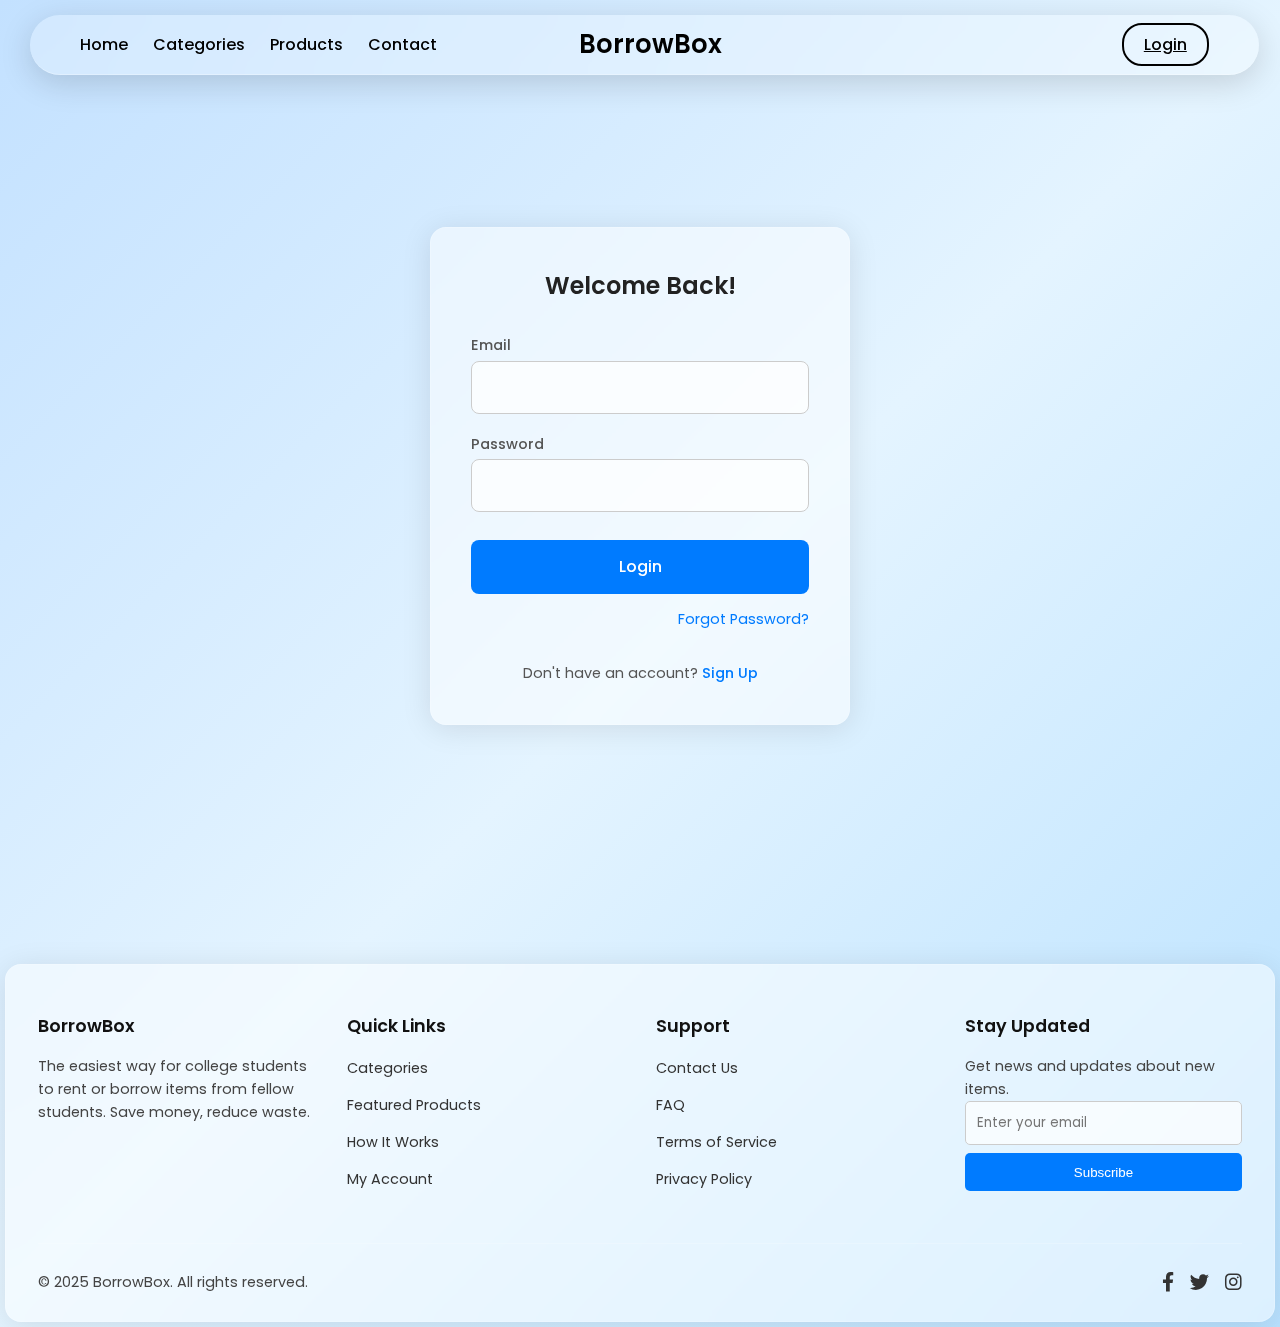
<file: templates/login.html>
<!doctype html>
<html lang="en">
  <head>
    <meta charset="UTF-8" />
    <meta name="viewport" content="width=device-width, initial-scale=1.0" />
    <title>Login / Signup - BorrowBox</title>

    <!-- Font Awesome (for navbar icon) -->
    <link
      rel="stylesheet"
      href="https://cdnjs.cloudflare.com/ajax/libs/font-awesome/6.0.0-beta3/css/all.min.css"
    />

    <!-- Link to your EXISTING style.css file -->
    <link rel="stylesheet" href="../static/css/login.css" />
  </head>
  <body>
    <!-- ======== NAVBAR ======== -->
    <nav class="navbar">
      <ul class="nav-left">
        <li><a href="index.html">Home</a></li>
        <li><a href="index.html">Categories</a></li>
        <li><a href="index.html">Products</a></li>
        <li><a href="index.html">Contact</a></li>
      </ul>

      <div class="nav-center">
        <h1>BorrowBox</h1>
      </div>

      <div class="nav-right">
        <a href="login.html" class="login-btn">Login</a>
      </div>
    </nav>

    <!-- ======== AUTHENTICATION MAIN ======== -->
    <main class="login-page-main">
      <div class="auth-container">
        <!-- ======== LOGIN FORM (Visible by default) ======== -->
        <form class="auth-form" id="login-form">
          <h2>Welcome Back!</h2>

          <div class="form-group">
            <label for="login-email">Email</label>
            <input type="email" id="login-email" name="email" required />
          </div>

          <div class="form-group">
            <label for="login-password">Password</label>
            <input
              type="password"
              id="login-password"
              name="password"
              required
            />
          </div>

          <button type="submit" class="form-submit-btn">Login</button>

          <div class="auth-links">
            <a href="#">Forgot Password?</a>
          </div>

          <div class="toggle-link">
            <p>
              Don't have an account? <a href="#" id="show-signup">Sign Up</a>
            </p>
          </div>
        </form>

        <!-- ======== SIGNUP FORM (Hidden by default) ======== -->
        <form class="auth-form" id="signup-form">
          <h2>Create Account</h2>

          <div class="form-group">
            <label for="signup-name">Full Name</label>
            <input type="text" id="signup-name" name="name" required />
          </div>

          <div class="form-group">
            <label for="signup-email">Email</label>
            <input type="email" id="signup-email" name="email" required />
          </div>

          <div class="form-group">
            <label for="signup-password">Password</label>
            <input
              type="password"
              id="signup-password"
              name="password"
              required
            />
          </div>

          <button type="submit" class="form-submit-btn">Create Account</button>

          <div class="toggle-link">
            <p>
              Already have an account? <a href="#" id="show-login">Login</a>
            </p>
          </div>
        </form>
      </div>
    </main>
    <footer class="site-footer">
      <div class="footer-container">
        <div class="footer-main">
          <div class="footer-column">
            <h4>BorrowBox</h4>
            <p>
              The easiest way for college students to rent or borrow items from
              fellow students. Save money, reduce waste.
            </p>
          </div>

          <div class="footer-column">
            <h4>Quick Links</h4>
            <ul>
              <li><a href="#">Categories</a></li>
              <li><a href="#">Featured Products</a></li>
              <li><a href="#">How It Works</a></li>
              <li><a href="#">My Account</a></li>
            </ul>
          </div>

          <div class="footer-column">
            <h4>Support</h4>
            <ul>
              <li><a href="#">Contact Us</a></li>
              <li><a href="#">FAQ</a></li>
              <li><a href="#">Terms of Service</a></li>
              <li><a href="#">Privacy Policy</a></li>
            </ul>
          </div>

          <div class="footer-column">
            <h4>Stay Updated</h4>
            <p>Get news and updates about new items.</p>
            <form class="newsletter-form">
              <input type="email" placeholder="Enter your email" />
              <button type="submit">Subscribe</button>
            </form>
          </div>
        </div>

        <div class="footer-bottom">
          <div class="footer-copyright">
            &copy; 2025 BorrowBox. All rights reserved.
          </div>
          <div class="footer-socials">
            <a href="#" aria-label="Facebook"
              ><i class="fab fa-facebook-f"></i
            ></a>
            <a href="#" aria-label="Twitter"><i class="fab fa-twitter"></i></a>
            <a href="#" aria-label="Instagram"
              ><i class="fab fa-instagram"></i
            ></a>
          </div>
        </div>
      </div>
    </footer>

    <!-- Link to your EXISTING main.js file -->
    <script src="../static/js/main.js"></script>
  </body>
</html>
</file>
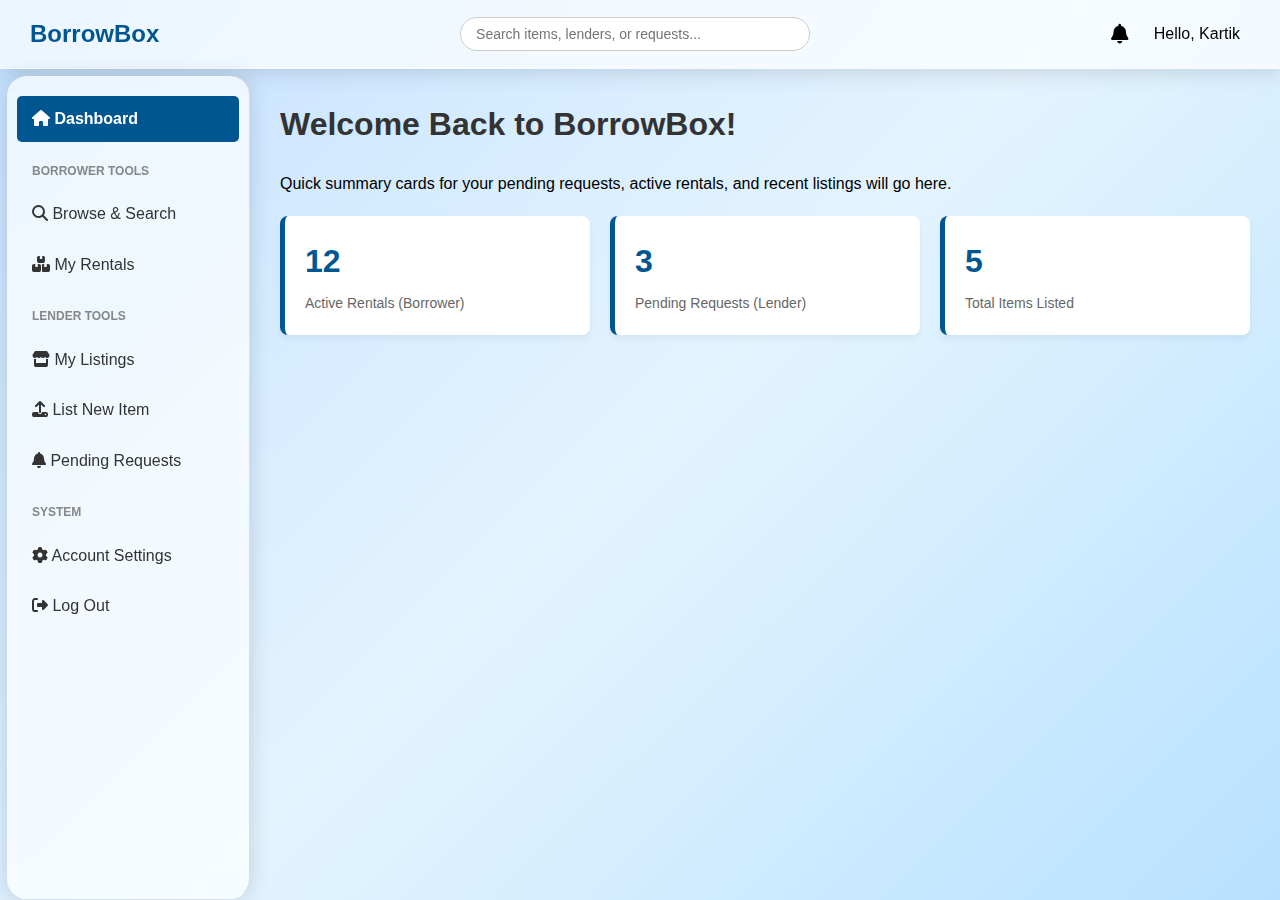
<file: client/templates/dashboard.html>
<!doctype html>
<html lang="en">
  <head>
    <meta charset="UTF-8" />
    <meta name="viewport" content="width=device-width, initial-scale=1.0" />
    <title>BorrowBox | Dashboard</title>
    <link rel="stylesheet" href="../static/css/style.css" />
    <link rel="stylesheet" href="../static/css/dashboard.css" />

    <link
      rel="stylesheet"
      href="https://cdnjs.cloudflare.com/ajax/libs/font-awesome/6.5.2/css/all.min.css"
    />

    <script defer src="../static/js/main.js"></script>
  </head>

  <body>
    <header class="app-header">
      <div class="logo">BorrowBox</div>
      <nav class="main-nav">
        <input
          type="search"
          id="dashboard-search"
          placeholder="Search items, lenders, or requests..."
          class="header-search"
        />
      </nav>
      <div class="user-controls">
        <button class="nav-icon-btn"><i class="fas fa-bell"></i></button>
        <div class="user-profile">Hello, Kartik</div>
      </div>
    </header>

    <div class="dashboard-container">
      <aside class="dashboard-sidebar">
        <ul class="sidebar-menu">
          <li class="menu-item active" data-view="dashboard">
            <a href="#"><i class="fas fa-home"></i> Dashboard</a>
          </li>

          <li class="menu-divider">Borrower Tools</li>
          <li class="menu-item" data-view="browse">
            <a href="#"><i class="fas fa-search"></i> Browse & Search</a>
          </li>
          <li class="menu-item" data-view="my-rentals">
            <a href="#"><i class="fas fa-boxes"></i> My Rentals</a>
          </li>

          <li class="menu-divider">Lender Tools</li>
          <li class="menu-item" data-view="my-listings">
            <a href="#"><i class="fas fa-store"></i> My Listings</a>
          </li>
          <li class="menu-item" data-view="new-item">
            <a href="#"><i class="fas fa-upload"></i> List New Item</a>
          </li>
          <li class="menu-item" data-view="requests">
            <a href="#"><i class="fas fa-bell"></i> Pending Requests</a>
          </li>

          <li class="menu-divider">System</li>
          <li class="menu-item" data-view="settings">
            <a href="#"><i class="fas fa-cog"></i> Account Settings</a>
          </li>
          <li class="menu-item">
            <a href="#"><i class="fas fa-sign-out-alt"></i> Log Out</a>
          </li>
        </ul>
      </aside>

      <main class="dashboard-content">
        <section id="view-dashboard" class="content-view active">
          <h1 class="content-header">Welcome Back to BorrowBox!</h1>
          <p>
            Quick summary cards for your pending requests, active rentals, and
            recent listings will go here.
          </p>
          <div class="card-grid">
            <div class="info-card">
              <h3>12</h3>
              <p>Active Rentals (Borrower)</p>
            </div>
            <div class="info-card">
              <h3>3</h3>
              <p>Pending Requests (Lender)</p>
            </div>
            <div class="info-card">
              <h3>5</h3>
              <p>Total Items Listed</p>
            </div>
          </div>
        </section>

        <section id="view-browse" class="content-view">
          <h1 class="content-header">Browse Available Items</h1>

          <div class="browse-layout">
            <aside class="browse-filters">
              <h3>Filter Results</h3>

              <div class="filter-group">
                <h4>Category</h4>
                <select id="filter-category">
                  <option value="">All Categories</option>
                  <option value="electronics">Electronics</option>
                  <option value="tools">Tools & Equipment</option>
                  <option value="books">Books</option>
                  <option value="sports">Sports & Outdoors</option>
                </select>
              </div>

              <div class="filter-group">
                <h4>Price (per day)</h4>
                <input
                  type="range"
                  id="filter-price-range"
                  min="1"
                  max="5000"
                  value="5000"
                  oninput="
                    document.getElementById('price-value').innerText =
                      this.value
                  "
                />
                <p>Max: ₹<span id="price-value">5000</span></p>
              </div>

              <div class="filter-group">
                <h4>Location</h4>
                <input type="text" placeholder="Enter City or Pincode" />
              </div>

              <button class="btn-apply-filters">Apply Filters</button>
            </aside>

            <div class="item-results-grid">
              <p id="item-count">Showing 245 items</p>

              <div class="item-card-container">
                <div class="item-card">
                  <div class="card-body">
                    <h4>PlayStation 5 Controller</h4>
                    <p class="price">₹50 / day</p>
                    <p class="location">Lender: Jane (5 km away)</p>
                    <p class="description">
                      Gently used PS5 controller, perfect condition.
                    </p>
                    <button class="btn-borrow">Borrow Now</button>
                  </div>
                </div>

                <div class="item-card">
                  <div class="card-body">
                    <h4>Electric Drill Kit</h4>
                    <p class="price">₹150 / day</p>
                    <p class="location">Lender: John (2 km away)</p>
                    <p class="description">
                      Includes various bits and a spare battery.
                    </p>
                    <button class="btn-borrow">Borrow Now</button>
                  </div>
                </div>
              </div>
            </div>
          </div>
        </section>

        <section id="view-new-item" class="content-view">
          <h1 class="content-header">List a New Item for Rent</h1>
          <p>
            Please provide detailed and accurate information about the item you
            wish to lend.
          </p>

          <form class="listing-form">
            <div class="form-section active" data-step="1">
              <h2>Step 1: Basic Details</h2>

              <label for="item-title"
                >Item Title <span class="required">*</span></label
              >
              <input
                type="text"
                id="item-title"
                placeholder="E.g., Sony PlayStation 5 Controller"
                required
              />

              <label for="item-category"
                >Category <span class="required">*</span></label
              >
              <select id="item-category" required>
                <option value="">Select Category</option>
                <option value="electronics">Electronics</option>
                <option value="tools">Tools & Equipment</option>
                <option value="books">Books</option>
                <option value="sports">Sports & Outdoors</option>
                <option value="other">Other</option>
              </select>

              <label for="item-description"
                >Description <span class="required">*</span></label
              >
              <textarea
                id="item-description"
                rows="5"
                placeholder="Describe the item's condition, features, and any included accessories."
                required
              ></textarea>

              <button type="button" class="btn-next" data-next-step="2">
                Next: Photos & Price
              </button>
            </div>

            <div class="form-section" data-step="2">
              <h2>Step 2: Photos and Pricing</h2>

              <label for="item-photos">Upload Photos (Max 5)</label>
              <input type="file" id="item-photos" accept="image/*" multiple />
              <small>Show clear, well-lit photos of the actual item.</small>

              <div class="price-inputs">
                <label for="item-price"
                  >Rental Price (per day) <span class="required">*</span></label
                >
                <div class="input-with-icon">
                  <span class="currency">₹</span>
                  <input
                    type="number"
                    id="item-price"
                    min="10"
                    placeholder="50"
                    required
                  />
                </div>

                <label for="item-deposit">Security Deposit (one-time)</label>
                <div class="input-with-icon">
                  <span class="currency">₹</span>
                  <input
                    type="number"
                    id="item-deposit"
                    min="0"
                    placeholder="500"
                  />
                </div>
              </div>

              <div class="form-controls">
                <button type="button" class="btn-prev" data-prev-step="1">
                  Back
                </button>
                <button type="button" class="btn-next" data-next-step="3">
                  Next: Availability
                </button>
              </div>
            </div>

            <div class="form-section" data-step="3">
              <h2>Step 3: Availability & Confirmation</h2>

              <label for="item-location"
                >Item Location (City/Area)
                <span class="required">*</span></label
              >
              <input
                type="text"
                id="item-location"
                placeholder="E.g., Mumbai, Bandra West"
                required
              />

              <label for="item-min-days">Minimum Rental Days</label>
              <input type="number" id="item-min-days" min="1" value="1" />

              <label for="item-pickup">Pickup/Delivery Instructions</label>
              <textarea
                id="item-pickup"
                rows="3"
                placeholder="Specify pickup times or delivery options."
              ></textarea>

              <div class="terms-check">
                <input type="checkbox" id="terms-agree" required />
                <label for="terms-agree"
                  >I agree to the BorrowBox Lender Terms & Conditions.
                  <span class="required">*</span></label
                >
              </div>

              <div class="form-controls">
                <button type="button" class="btn-prev" data-prev-step="2">
                  Back
                </button>
                <button type="submit" class="btn-submit">List Item Now</button>
              </div>
            </div>
          </form>
        </section>

        <section id="view-requests" class="content-view">
          <h1 class="content-header">Pending Rental Requests</h1>
          <p>Review and act on new requests from prospective borrowers.</p>

          <div class="requests-table-container">
            <table>
              <thead>
                <tr>
                  <th>Item Requested</th>
                  <th>Borrower</th>
                  <th>Rental Period</th>
                  <th>Total Amount</th>
                  <th>Action</th>
                </tr>
              </thead>
              <tbody>
                <tr class="request-row pending">
                  <td data-label="Item">Sony PS5 Controller</td>
                  <td data-label="Borrower">Alice Johnson</td>
                  <td data-label="Period">2025-12-01 to 2025-12-05 (5 days)</td>
                  <td data-label="Amount">₹450</td>
                  <td data-label="Action" class="action-cell">
                    <button class="btn-action btn-approve">Approve</button>
                    <button class="btn-action btn-reject">Reject</button>
                  </td>
                </tr>

                <tr class="request-row pending">
                  <td data-label="Item">Electric Drill Kit</td>
                  <td data-label="Borrower">Bob Smith</td>
                  <td data-label="Period">2025-12-08 to 2025-12-10 (3 days)</td>
                  <td data-label="Amount">₹550</td>
                  <td data-label="Action" class="action-cell">
                    <button class="btn-action btn-approve">Approve</button>
                    <button class="btn-action btn-reject">Reject</button>
                  </td>
                </tr>

                <tr class="no-requests-row" style="display: none">
                  <td colspan="5" style="text-align: center; padding: 30px">
                    You currently have no pending rental requests.
                  </td>
                </tr>
              </tbody>
            </table>
          </div>
        </section>

        <section id="view-my-listings" class="content-view">
          <h1 class="content-header">My Listed Items</h1>
          <p>
            Manage the availability and details of items you are lending out.
          </p>

          <div class="listings-table-container">
            <table>
              <thead>
                <tr>
                  <th>Item Name</th>
                  <th>Category</th>
                  <th>Price/Day</th>
                  <th>Status</th>
                  <th>Actions</th>
                </tr>
              </thead>
              <tbody>
                <tr class="listing-row">
                  <td data-label="Item Name">Sony PS5 Controller</td>
                  <td data-label="Category">Electronics</td>
                  <td data-label="Price/Day">₹50</td>
                  <td data-label="Status">
                    <span class="status-tag available">Available</span>
                  </td>
                  <td data-label="Actions" class="action-cell">
                    <button class="btn-action btn-edit">Edit</button>
                    <button class="btn-action btn-requests">3 Requests</button>
                    <button class="btn-action btn-deactivate">
                      Deactivate
                    </button>
                  </td>
                </tr>

                <tr class="listing-row">
                  <td data-label="Item Name">Electric Drill Kit</td>
                  <td data-label="Category">Tools & Equipment</td>
                  <td data-label="Price/Day">₹150</td>
                  <td data-label="Status">
                    <span class="status-tag rented">Rented Out</span>
                  </td>
                  <td data-label="Actions" class="action-cell">
                    <button class="btn-action btn-edit">Edit</button>
                    <button class="btn-action btn-requests" disabled>
                      0 Requests
                    </button>
                    <button class="btn-action btn-view">View Rental</button>
                  </td>
                </tr>

                <tr class="listing-row">
                  <td data-label="Item Name">Digital Camera Lens</td>
                  <td data-label="Category">Electronics</td>
                  <td data-label="Price/Day">₹250</td>
                  <td data-label="Status">
                    <span class="status-tag inactive">Inactive</span>
                  </td>
                  <td data-label="Actions" class="action-cell">
                    <button class="btn-action btn-edit">Edit</button>
                    <button class="btn-action btn-requests" disabled>
                      0 Requests
                    </button>
                    <button class="btn-action btn-activate">Activate</button>
                  </td>
                </tr>

                <tr class="no-listings-row" style="display: none">
                  <td colspan="5" style="text-align: center; padding: 30px">
                    You haven't listed any items yet.
                    <a href="#" id="go-to-new-item"
                      >List your first item now!</a
                    >
                  </td>
                </tr>
              </tbody>
            </table>
          </div>
        </section>

        <section id="view-my-rentals" class="content-view">
          <h1 class="content-header">My Rental History</h1>
          <p>
            A complete record of all items you have borrowed from BorrowBox
            lenders.
          </p>

          <div class="rental-history-container">
            <table>
              <thead>
                <tr>
                  <th>Item Borrowed</th>
                  <th>Lender</th>
                  <th>Rental Period</th>
                  <th>Total Paid</th>
                  <th>Status</th>
                  <th>Actions</th>
                </tr>
              </thead>
              <tbody>
                <tr class="history-row completed">
                  <td data-label="Item Borrowed">Sony PS5 Controller</td>
                  <td data-label="Lender">Jane Doe</td>
                  <td data-label="Rental Period">
                    2025-12-01 to 2025-12-07 (7 days)
                  </td>
                  <td data-label="Total Paid">₹750</td>
                  <td data-label="Status">
                    <span class="status-tag rental-completed">Completed</span>
                  </td>
                  <td data-label="Actions" class="action-cell">
                    <button class="btn-action btn-receipt">View Receipt</button>
                    <button class="btn-action btn-rerent">Re-Rent</button>
                  </td>
                </tr>

                <tr class="history-row pending-return">
                  <td data-label="Item Borrowed">Electric Drill Kit</td>
                  <td data-label="Lender">John Smith</td>
                  <td data-label="Rental Period">
                    2025-11-20 to 2025-11-25 (5 days)
                  </td>
                  <td data-label="Total Paid">₹900</td>
                  <td data-label="Status">
                    <span class="status-tag rental-pending">Pending</span>
                  </td>
                  <td data-label="Actions" class="action-cell">
                    <button class="btn-action btn-return">
                      Initiate Return
                    </button>
                    <button class="btn-action btn-contact">
                      Contact Lender
                    </button>
                  </td>
                </tr>

                <tr class="history-row cancelled">
                  <td data-label="Item Borrowed">Digital Camera Lens</td>
                  <td data-label="Lender">Bob Smith</td>
                  <td data-label="Rental Period">
                    2025-11-01 to 2025-11-05 (4 days)
                  </td>
                  <td data-label="Total Paid">₹0</td>
                  <td data-label="Status">
                    <span class="status-tag rental-cancelled">Cancelled</span>
                  </td>
                  <td data-label="Actions" class="action-cell">
                    <button class="btn-action btn-view-note">View Note</button>
                    <button class="btn-action btn-contact">
                      Contact Lender
                    </button>
                  </td>
                </tr>

                <tr class="no-rentals-row" style="display: none">
                  <td colspan="7" style="text-align: center; padding: 30px">
                    You have no rental history yet.
                    <a href="#" data-view="browse" class="sidebar-link"
                      >Start browsing items!</a
                    >
                  </td>
                </tr>
              </tbody>
            </table>
          </div>
        </section>

        <section id="view-settings" class="content-view">
          <h1 class="content-header">Account Settings</h1>
          <p>Manage your profile, security, and payment information.</p>

          <form class="settings-form">
            <div class="settings-section">
              <h2>Profile Information</h2>

              <label for="settings-name">Full Name</label>
              <input
                type="text"
                id="settings-name"
                value="Jane Doe"
                placeholder="Your Name"
              />

              <label for="settings-email">Email Address</label>
              <input
                type="email"
                id="settings-email"
                value="jane.doe@example.com"
                disabled
              />
              <small>Email cannot be changed without admin approval.</small>

              <label for="settings-phone">Phone Number</label>
              <input
                type="tel"
                id="settings-phone"
                value="+91 98765 43210"
                placeholder="Your Phone Number"
              />

              <label for="settings-location">Default Location</label>
              <input
                type="text"
                id="settings-location"
                value="Mumbai, Bandra West"
                placeholder="City/Area"
              />

              <button type="submit" class="btn-save-profile">
                Save Profile Changes
              </button>
            </div>

            <div class="settings-section">
              <h2>Security & Password</h2>

              <label for="settings-current-password">Current Password</label>
              <input
                type="password"
                id="settings-current-password"
                placeholder="Enter current password"
              />

              <label for="settings-new-password">New Password</label>
              <input
                type="password"
                id="settings-new-password"
                placeholder="Enter new password (min 8 chars)"
              />

              <label for="settings-confirm-password"
                >Confirm New Password</label
              >
              <input
                type="password"
                id="settings-confirm-password"
                placeholder="Re-enter new password"
              />

              <button type="submit" class="btn-save-password">
                Update Password
              </button>
            </div>

            <div class="settings-section">
              <h2>Payment Details (Lender Payouts)</h2>

              <label for="settings-bank-account">Bank Account Number</label>
              <input
                type="text"
                id="settings-bank-account"
                value="************1234"
                placeholder="Your Bank Account Number"
              />

              <label for="settings-ifsc">IFSC Code</label>
              <input
                type="text"
                id="settings-ifsc"
                value="ABCD0001234"
                placeholder="Your IFSC Code"
              />

              <label for="settings-upi">UPI ID (Optional)</label>
              <input
                type="text"
                id="settings-upi"
                placeholder="e.g., yourname@bankname"
              />

              <button type="submit" class="btn-save-payment">
                Save Payment Details
              </button>
            </div>
          </form>
        </section>
      </main>
    </div>
  </body>
</html>
</file>
<file: css/style.css>
@import url('https://fonts.googleapis.com/css2?family=Orbitron:wght@600&family=Poppins:wght@400;500;600&display=swap');


* {
  box-sizing: border-box;
  margin: 0;
  padding: 0;
  scroll-behavior: smooth;
}

body {
  background: var(--bg-dark);
  color: var(--primary-dark);
  font-family: var(--font-secondary);
  min-height: 100vh;
  position: relative;
  /* Ensure body can hold fixed elements if needed, though background is usually fixed */
  overflow-x: hidden;
}

/* =========================================
   Floating Background & Animations
   ========================================= */
.floating-background {
  position: fixed;
  top: 0;
  left: 0;
  width: 100vw;
  height: 100vh;
  z-index: -1;
  overflow: hidden;
  pointer-events: none;
}

.shape {
  position: absolute;
  border-radius: 50%;
  opacity: 0.15;
  background: var(--primary-color);
  animation: float 20s infinite linear;
}

/* Specific Shapes */
.shape-1 {
  width: 200px;
  height: 200px;
  top: 10%;
  left: -50px;
  animation-duration: 25s;
  background: var(--primary-color);
}

.shape-2 {
  width: 150px;
  height: 150px;
  top: 70%;
  right: -20px;
  animation-duration: 30s;
  background: var(--accent-color);
  border-radius: 30% 70% 70% 30% / 30% 30% 70% 70%;
}

.shape-3 {
  width: 100px;
  height: 100px;
  top: 30%;
  right: 20%;
  animation-duration: 35s;
  background: #007bff;
  opacity: 0.1;
}

.shape-4 {
  width: 80px;
  height: 80px;
  bottom: 10%;
  left: 20%;
  animation-duration: 20s;
  background: var(--text-muted);
}

.shape-5 {
  width: 300px;
  height: 300px;
  top: -100px;
  right: -100px;
  background: radial-gradient(circle, var(--primary-color) 0%, transparent 70%);
  opacity: 0.1;
  animation: floatReverse 40s infinite linear;
}

@keyframes float {
  0% {
    transform: translate(0, 0) rotate(0deg);
  }

  33% {
    transform: translate(30px, -50px) rotate(10deg);
  }

  66% {
    transform: translate(-20px, 20px) rotate(-5deg);
  }

  100% {
    transform: translate(0, 0) rotate(0deg);
  }
}

@keyframes floatReverse {
  0% {
    transform: translate(0, 0) rotate(0deg);
  }

  33% {
    transform: translate(-30px, 50px) rotate(-10deg);
  }

  66% {
    transform: translate(20px, -20px) rotate(5deg);
  }

  100% {
    transform: translate(0, 0) rotate(0deg);
  }
}



/* ========Navbar=========*/
.navbar {
  position: fixed;
  top: 15px;
  left: 30px;
  width: 96%;
  height: 60px;
  display: flex;
  justify-content: space-between;
  align-items: center;
  padding: 0 50px;
  backdrop-filter: var(--glass-blur);
  background: var(--glass-bg);
  border-bottom: 1px solid var(--glass-border);
  box-shadow: 0 8px 32px rgba(0, 0, 0, 0.15);
  z-index: 1000;
  border-radius: var(--radius-lg);
}

/* Left nav links */
.nav-left {
  list-style: none;
  display: flex;
  gap: 25px;
}

.nav-left li a {
  text-decoration: none;
  color: var(--primary-dark);
  font-weight: var(--fw-med);
  transition: 0.3s;

}

.nav-left li a:hover {
  color: var(--primary-color);
  transform: scale(1.05);
  font-size: 15px;

}

/* Center title */
.nav-center h1 {
  font-size: 1.6rem;
  font-weight: var(--fw-bold);
  font-family: var(--font-main);
  color: var(--primary-color);
  margin-left: -200px;

}

/* Right button */
.nav-right .login-btn {
  padding: 8px 20px;

  border-radius: var(--radius-lg);
  background: none;
  border: 2px solid var(--primary-color);
  color: var(--primary-dark);
  cursor: pointer;
  font-weight: var(--fw-med);
  transition: 0.3s;
}

.nav-right .login-btn:hover {
  background: var(--primary-color);
  color: var(--bg-dark);
  transform: scale(0.94);
  font-weight: var(--fw-med);
}

/* Mobile responsive navbar */
@media (max-width: 768px) {
  .navbar {
    padding: 0 20px;
    height: 70px;
  }

  .nav-left {
    display: none;
  }

  .nav-center h1 {
    font-size: 1.3rem;
    margin-left: 0;
  }

  .nav-right .login-btn {
    padding: 6px 16px;
    font-size: 0.9rem;
  }
}

/* =============hero================== */
.hero {
  min-height: 100vh;
  display: flex;
  align-items: center;
  justify-content: space-between;
  padding: 0 8%;
  position: relative;
  /* Context for absolute overlay */
  overflow: hidden;
  /* Keep blur edges clean */
}

/* Blur Overlay for Hero Only */


/* Left content */
.hero-content {
  max-width: 50%;
  animation: fadeInLeft 1s ease;
  position: relative;
  z-index: 1;
  /* Above overlay */
}

.hero-content h1 {
  font-size: var(--fs-xl);
  font-weight: var(--fw-bold);
  font-family: var(--font-main);
  line-height: 1.2;
  margin-bottom: 25px;
  color: var(--primary-dark);
}

.hero-content h1 span {
  color: var(--primary-color);
}

.hero-content p {
  font-size: var(--fs-md);
  line-height: 1.7;
  margin-bottom: 35px;
  color: var(--text-muted);
}

/* CTA button */
.hero-btn {
  background: var(--glass-bg);
  backdrop-filter: var(--glass-blur);
  border: 2px solid var(--glass-border);
  padding: 15px 35px;
  border-radius: var(--radius-lg);
  font-weight: var(--fw-bold);
  cursor: pointer;
  transition: 0.3s;
  color: var(--primary-dark);
  font-size: 1.1rem;
}

.hero-btn:hover {
  background: var(--primary-color);
  border-color: var(--primary-color);
  color: var(--bg-dark);
  transform: scale(1.04);
}

/* Right image */
.hero-image img {
  width: 480px;
  max-width: 100%;
  filter: drop-shadow(0 5px 20px rgba(0, 0, 0, 0.15));
  animation: fadeInUp 1.2s ease;
  position: relative;
  z-index: 1;
  /* Above overlay */
}

/* Animations */
@keyframes fadeInUp {
  from {
    opacity: 0;
    transform: translateY(30px);
  }

  to {
    opacity: 1;
    transform: translateY(0);
  }
}

@keyframes fadeInLeft {
  from {
    opacity: 0;
    transform: translateX(-50px);
  }

  to {
    opacity: 1;
    transform: translateX(0);
  }
}

/* Responsive hero */
@media (max-width: 900px) {
  .hero {
    flex-direction: column;
    text-align: center;
    padding: 120px 5% 50px;
  }

  .hero-content {
    max-width: 100%;
  }

  .hero-content h1 {
    font-size: 2.5rem;
  }

  .hero-image img {
    margin-top: 50px;
    width: 300px;
  }
}

/* =============Category ================== */

.browse-section {
  justify-content: center;
  padding: 40px;
  color: var(--primary-dark);
  margin-top: 0px;
  align-items: center;
}

.browse-section h2 {
  font-size: var(--fs-lg);
  position: relative;
  margin-bottom: 50px;
  color: var(--primary-dark);
  letter-spacing: 1px;
  text-align: center;
  font-family: var(--font-main);
}

.categories {
  display: grid;
  grid-template-columns: repeat(auto-fit, minmax(220px, 1fr));
  gap: 36px;
}

.category-card {
  background: var(--glass-bg);
  border-radius: var(--radius-md);
  backdrop-filter: var(--glass-blur);
  -webkit-backdrop-filter: var(--glass-blur);
  border: 1px solid var(--glass-border);
  padding: 20px;
  transition: all 0.3s ease;
  cursor: pointer;
}

.category-card:hover {
  transform: translateY(-6px);
  box-shadow: 0 10px 20px rgba(104, 166, 145, 0.3);
  /* Using primary color */
}

.category-card img {
  width: 100px;
  height: 100px;
  object-fit: cover;
  border-radius: var(--radius-sm);
  display: block;
  margin-left: auto;
  margin-right: auto;
  margin-bottom: 15px;
}

.category-card h3 {
  text-align: center;
  color: var(--primary-dark);
  font-size: var(--fs-md);
  margin-top: 10px;
  font-family: var(--font-main);
}

.view-button {
  display: flex;
  justify-content: center;
  align-items: center;
  height: 10vh;
}

.view-btn {
  text-decoration: none;
  padding: 0.6rem 5rem;
  border: 1px solid var(--glass-border);
  border-radius: var(--radius-lg);
  color: var(--primary-dark);
  background-color: var(--glass-bg);
  font-weight: var(--fw-med);
  font-size: var(--fs-sm);
  transition: all 0.3s ease;
  backdrop-filter: var(--glass-blur);
  margin-top: 20px;

}

.view-btn:hover {
  background: var(--glass-border);
  color: var(--primary-dark);

}

/* --- Carousel Section --- */
.carousel-section {
  max-width: 1000px;
  /* Adjust to match your site's content width */
  margin: 3rem auto;
  padding: 0 2rem;
}

/* --- Carousel Header (Title) --- */
.carousel-header {
  display: flex;
  justify-content: center;
  align-items: center;
  margin-bottom: 1.5rem;
}

.carousel-header span {
  font-size: var(--fs-lg);
  font-weight: var(--fw-bold);
  color: var(--primary-dark);
  margin: 0;
  font-family: var(--font-main);
}

/* --- Carousel Wrapper (Holds Buttons + Card) --- */
.carousel-wrapper {
  display: flex;
  align-items: center;
  gap: 0.5rem;
}

/* --- Carousel Buttons (Outside) --- */
.carousel-btn {
  background-color: var(--glass-bg);
  color: var(--primary-dark);
  border: 1px solid var(--glass-border);
  border-radius: 50%;
  width: 45px;
  height: 45px;
  font-size: 1.5rem;
  cursor: pointer;
  transition: all 0.3s;
  flex-shrink: 0;
}

.carousel-btn:hover {
  background-color: var(--primary-color);
  color: var(--bg-dark);
  box-shadow: 0 2px 10px rgba(0, 0, 0, 0.1);
}

/* --- Carousel Container (The main card) --- */
.carousel-container {
  position: relative;
  height: 400px;
  overflow: hidden;
  background: var(--glass-bg);
  border-radius: var(--radius-md);
  backdrop-filter: var(--glass-blur);
  border: 1px solid var(--glass-border);
  box-shadow: 0 4px 30px rgba(0, 0, 0, 0.1);
  flex-grow: 1;
  min-width: 0;
}

/* --- Slides --- */
.carousel-slide {
  position: absolute;
  top: 0;
  left: 0;
  width: 100%;
  height: 100%;
  opacity: 0;
  transition: opacity 0.6s ease-in-out;
  padding: 2rem;

  /* This stacks the image and text vertically */
  display: flex;
  flex-direction: column;
  justify-content: center;
  align-items: center;
}

.carousel-slide.active {
  opacity: 1;
}

/* --- Image Style --- */
.slide-image {
  /* Let the image take up most of the slide's height */
  height: 80%;
  max-width: 100%;
  /* Don't overflow the padding */

  /* This ensures the image scales to fit, not stretch */
  object-fit: contain;

  margin-bottom: 1rem;
  /* Space between image and text */
}

/* --- Caption Style --- */
.slide-content {
  text-align: center;
  font-size: var(--fs-md);
  font-weight: var(--fw-med);
  color: var(--primary-dark);
  margin-bottom: 40px;
  font-family: var(--font-main);
}

/* --- Dot Indicators (Inside) --- */
.carousel-dots {
  position: absolute;
  bottom: 20px;
  left: 50%;
  transform: translateX(-50%);
  display: flex;
  gap: 0.75rem;
  z-index: 10;
}

.dot {
  width: 10px;
  height: 10px;
  border-radius: 50%;
  background-color: rgba(255, 255, 255, 0.2);
  cursor: pointer;
  transition: background-color 0.3s;
}

.dot.active {
  background-color: var(--primary-color);
}

/* --- Product Grid Section --- */
.product-grid-section {
  max-width: 1000px;
  /* Or whatever max-width your content has */
  margin: 3rem auto;
  padding: 0 2rem;
}

.product-grid-section h2 {
  font-size: var(--fs-lg);
  font-weight: var(--fw-bold);
  color: var(--primary-dark);
  text-align: center;
  /* Center the main title */
  margin-bottom: 2rem;
  font-family: var(--font-main);
}

/* --- The 3-Column Grid --- */
.product-grid {
  display: grid;
  /* This creates 3 equal-width columns */
  grid-template-columns: repeat(3, 1fr);
  column-gap: 1.5rem;
  gap: 1.5rem;
  /* Space between the cards */
}

/* --- Product Grid Section --- */
.product-grid-section {
  max-width: 2000px;
  /* Adjust to match your site's content width */
  margin: 3rem auto;
  padding: 0 2rem;
}

.product-grid-section h2 {
  font-size: var(--fs-lg);
  font-weight: var(--fw-bold);
  color: var(--primary-dark);
  text-align: center;
  /* Center the "Featured Products" title */
  margin-bottom: 2rem;
}

/* --- The 4-Column Grid --- */
.product-grid {
  display: grid;
  /* This creates 4 equal-width columns */
  grid-template-columns: repeat(4, 1fr);
  gap: 1.5rem;
  /* Space between the cards */
}

/* --- Product Card Styling --- */
.product-card {
  /* Glassmorphism theme */
  background: var(--glass-bg);
  border-radius: var(--radius-md);
  backdrop-filter: var(--glass-blur);
  border: 1px solid var(--glass-border);
  box-shadow: 0 4px 30px rgba(0, 0, 0, 0.1);

  overflow: hidden;
  /* Keeps image corners rounded */
  transition: transform 0.3s ease, box-shadow 0.3s ease;
}

.product-card:hover {
  transform: translateY(-5px);
  box-shadow: 0 8px 30px rgba(0, 0, 0, 0.15);
}

/* Placeholder for the product image */
.card-image-placeholder {
  height: 180px;
  background-color: rgba(255, 255, 255, 0.1);
  /* In a real site, you'd replace this div with:
       <img src="path-to-image.jpg" alt="Product Image"> 
       ...and style the img tag instead. */
}

.card-info {
  padding: 1rem;
}

.card-info h4 {
  font-size: 1.1rem;
  font-weight: var(--fw-bold);
  color: var(--primary-dark);
  margin-bottom: 0.25rem;
  font-family: var(--font-main);

  /* Optional: Truncate long text */
  white-space: nowrap;
  overflow: hidden;
  text-overflow: ellipsis;
}

.card-info p {
  font-size: var(--fs-sm);
  color: var(--primary-color);
  /* Blue accent for price */
  font-weight: var(--fw-med);
}

/* --- View All Button Container --- */
.view-all-container {
  text-align: center;
  /* Centers the button */
  margin-top: 2.5rem;
  /* Space between grid and button */
}

/* * NOTE: This re-uses the .view-all-btn style from your
 * carousel/category headers. If it's already in your
 * stylesheet, you don't need to add it again.
*/
.view-all-btn {
  text-decoration: none;
  padding: 0.6rem 1.2rem;
  border: 1px solid var(--glass-border);
  border-radius: 25px;
  color: var(--primary-dark);
  background-color: var(--glass-bg);
  font-weight: var(--fw-med);
  font-size: var(--fs-sm);
  transition: all 0.3s ease;
}

.view-all-btn:hover {
  background: var(--glass-border);
  color: var(--primary-dark);
}


/* --- Responsive (Mobile) --- */
@media (max-width: 900px) {
  .product-grid {
    /* 2 columns for tablets */
    grid-template-columns: repeat(2, 1fr);
  }
}

@media (max-width: 480px) {
  .product-grid {
    /* 1 column for mobile */
    grid-template-columns: 1fr;
  }
}

/* --- Footer Styles --- */
/* --- Footer Styles --- */
.site-footer {
  /* Glassmorphism Design */
  background: var(--glass-bg);
  backdrop-filter: var(--glass-blur);
  border: 1px solid var(--glass-border);
  box-shadow: 0 4px 30px rgba(0, 0, 0, 0.1);

  color: var(--primary-dark);
  /* Darker text for light background */
  padding: 3rem 2rem 0;
  /* 0 bottom padding, handled by .footer-bottom */

  /* === MODIFIED SECTION === */
  /* This creates the 15px space around the container */
  margin: 4rem 5px 5px 5px;
  /* Top, Right, Bottom, Left margins */

  /* Adds rounded corners to the whole footer card */
  border-radius: var(--radius-md);
  /* === END MODIFIED SECTION === */
}

.footer-container {
  max-width: 2000px;
  /* This still controls your content width */
  margin: 0 auto;
  /* This centers your content */
}

/* --- Main Footer Columns --- */
.footer-main {
  display: grid;
  /* 4 equal columns on desktop */
  grid-template-columns: repeat(4, 1fr);
  gap: 2rem;
  padding-bottom: 2.5rem;
}

.footer-column {
  min-width: 160px;
  /* Prevents columns from getting too small */
}

.footer-column h4 {
  color: var(--primary-color);
  /* Darker heading */
  font-size: 1.1rem;
  font-weight: var(--fw-bold);
  margin-bottom: 1rem;
  font-family: var(--font-main);
}

.footer-column p {
  font-size: var(--fs-sm);
  line-height: 1.6;
  color: var(--text-muted);
}

.footer-column ul {
  list-style: none;
  padding: 0;
  margin: 0;
}

.footer-column ul li {
  margin-bottom: 0.75rem;
}

.footer-column ul li a {
  color: var(--primary-dark);
  text-decoration: none;
  font-size: var(--fs-sm);
  transition: color 0.3s ease;
}

.footer-column ul li a:hover {
  color: var(--primary-color);
  /* Blue hover accent */
  text-decoration: underline;
}

/* Newsletter Form */
.newsletter-form {
  display: flex;
  flex-direction: column;
  gap: 0.5rem;
}

.newsletter-form input {
  width: 100%;
  padding: 0.7rem;
  border: 1px solid var(--glass-border);
  border-radius: 5px;
  background: var(--glass-bg);
  font-family: var(--font-secondary);
  color: var(--primary-dark);
}

.newsletter-form button {
  padding: 0.7rem;
  border: none;
  border-radius: 5px;
  background-color: var(--primary-color);
  /* Blue accent */
  color: var(--bg-dark);
  font-weight: var(--fw-med);
  cursor: pointer;
  transition: background-color 0.3s;
}

.newsletter-form button:hover {
  background-color: var(--accent-color);
}


/* --- Bottom Bar (Copyright & Socials) --- */
.footer-bottom {
  display: flex;
  flex-wrap: wrap;
  /* Stacks on mobile */
  justify-content: space-between;
  align-items: center;
  gap: 1rem;
  padding: 1.5rem 0;
  border-top: 1px solid var(--glass-border);
  /* Glassy separator */
  font-size: 0.9rem;
}

.footer-copyright {
  color: var(--text-muted);
}

.footer-socials {
  display: flex;
  gap: 1rem;
}

.footer-socials a {
  color: var(--primary-dark);
  font-size: 1.2rem;
  transition: color 0.3s ease;
}

.footer-socials a:hover {
  color: var(--primary-color);
  /* Blue hover */
}

/* --- Responsive (Mobile) --- */
@media (max-width: 768px) {
  .footer-main {
    /* 2 columns for tablets */
    grid-template-columns: repeat(2, 1fr);
  }
}

@media (max-width: 480px) {
  .footer-main {
    /* 1 column for mobile */
    grid-template-columns: 1fr;
  }

  .footer-bottom {
    /* Stack copyright and socials */
    flex-direction: column;
    text-align: center;
  }
}
</file>
<file: client/static/css/root.css>
/* css/root.css */
@import url('https://fonts.googleapis.com/css2?family=Inter:wght@300;400;500;600;700;800&family=Sora:wght@400;500;600;700;800&display=swap');

:root {
    /* Typography */
    --font-main: 'Sora', sans-serif;
    --font-secondary: 'Inter', sans-serif;

    /* Font Sizes */
    --fs-xs: 0.75rem;
    --fs-sm: 0.875rem;
    --fs-base: 1rem;
    --fs-md: 1.125rem;
    --fs-lg: 1.5rem;
    --fs-xl: 2.25rem;
    --fs-xxl: 3rem;
    --fs-hero: 3.5rem;

    /* Font Weights */
    --fw-light: 300;
    --fw-reg: 400;
    --fw-med: 500;
    --fw-semibold: 600;
    --fw-bold: 700;
    --fw-extrabold: 800;

    /* Color Palette - Keeping your primary colors */
    --primary-color: #393E41;
    --primary-light: #646c71;
    --primary-dark: #2b2f31;
    --secondary-color: #D04049;
    --secondary-light: #d68489;
    --tertiary-color: #FFCC95;
    --tertiary-light: #fff2e6;
    --quaternary-color: #6D90B9;


    --accent-blue: #BBC7DC;
    --accent-blue-light: #e4eeff;
    --accent-blue-dark: #7c9bd0;

    /* Neutral Colors */
    --white: #FFFFFF;
    --off-white: #F8F9FA;
    --light-gray: #E9ECEF;
    --gray: #ADB5BD;
    --dark-gray: #495057;
    --charcoal: #212529;

    /* Semantic Colors */
    --bg-gradient: linear-gradient(90deg, #618fc4, #BBC7DC);
    --text-primary: #212529;
    --text-secondary: #495057;
    --text-muted: #6C757D;
    --text-light: #FFFFFF;

    /* UI Colors */
    --border-light: #DEE2E6;
    --border-medium: #CED4DA;
    --shadow-sm: rgba(0, 0, 0, 0.05);
    --shadow-md: rgba(0, 0, 0, 0.1);
    --shadow-lg: rgba(0, 0, 0, 0.15);

    /* Glassmorphism */
    --glass-bg: rgba(255, 255, 255, 0.85);
    --glass-border: rgba(255, 255, 255, 0.3);
    --glass-blur: blur(16px);

    /* Spacing */
    --space-xs: 0.5rem;
    --space-sm: 0.75rem;
    --space-md: 1rem;
    --space-lg: 1.5rem;
    --space-xl: 2rem;
    --space-xxl: 3rem;
    --space-xxxl: 4rem;

    /* Border Radius */
    --radius-sm: 6px;
    --radius-md: 12px;
    --radius-lg: 16px;
    --radius-xl: 24px;
    --radius-full: 9999px;

    /* Transitions */
    --transition-fast: 0.2s ease;
    --transition-base: 0.3s ease;
    --transition-slow: 0.5s ease;

    /* Shadows */
    --shadow-card: 0 2px 8px rgba(0, 0, 0, 0.08);
    --shadow-card-hover: 0 8px 24px rgba(0, 0, 0, 0.12);
    --shadow-button: 0 2px 4px rgba(0, 0, 0, 0.1);

    /* Container */
    --container-max: 1200px;
    --container-padding: 2rem;
}

/* Responsive Font Sizes */
@media (max-width: 768px) {
    :root {
        --fs-hero: 2.5rem;
        --fs-xxl: 2rem;
        --fs-xl: 1.5rem;
        --container-padding: 1rem;
    }
}
</file>
<file: client/static/css/style.css>
* {
  box-sizing: border-box;
  margin: 0;
  padding: 0;
}

html {
  scroll-behavior: smooth;
}

body {
  background: var(--bg-gradient);
  color: var(--text-primary);
  font-family: var(--font-secondary);
  font-size: var(--fs-base);
  line-height: 1.6;
  min-height: 100vh;
  overflow-x: hidden;
  position: relative;
}

/* ========== FLOATING BACKGROUND ========== */
.floating-background {
  position: fixed;
  top: 0;
  left: 0;
  width: 100vw;
  height: 100vh;
  z-index: -1;
  overflow: hidden;
  pointer-events: none;
}

.shape {
  position: absolute;
  border-radius: 50%;
  opacity: 0.08;
  background: var(--white);
  animation: float 25s infinite ease-in-out;
}

.shape-1 {
  width: 300px;
  height: 300px;
  top: 10%;
  left: -100px;
  animation-duration: 30s;
}

.shape-2 {
  width: 200px;
  height: 200px;
  top: 60%;
  right: -50px;
  animation-duration: 35s;
  border-radius: 30% 70% 70% 30% / 30% 30% 70% 70%;
}

.shape-3 {
  width: 150px;
  height: 150px;
  top: 35%;
  right: 15%;
  animation-duration: 40s;
}

.shape-4 {
  width: 100px;
  height: 100px;
  bottom: 15%;
  left: 25%;
  animation-duration: 28s;
}

.shape-5 {
  width: 400px;
  height: 400px;
  top: -150px;
  right: -150px;
  background: radial-gradient(circle, var(--white) 0%, transparent 70%);
  opacity: 0.06;
  animation: floatReverse 45s infinite ease-in-out;
}

.ring-container {
  position: fixed;
  top: 0;
  left: 0;
  width: 100%;
  height: 100%;
  z-index: -1;
  /* Behind everything */
  overflow: hidden;
  pointer-events: none;
  /* Won't block clicks on buttons */
}

.floating-ring {
  position: absolute;
  border-radius: 50%;
  border: 2px solid rgba(205, 223, 255, 0.573);
  /* Accent Blue Dark */
  box-shadow: 0 0 15px rgba(124, 155, 208, 0.1),
    inset 0 0 10px rgba(124, 155, 208, 0.1);
  background: transparent;
  animation: float-around linear infinite;
}

/* Glassy Inner Ring (Optional detail) */
.floating-ring::after {
  content: '';
  position: absolute;
  inset: 10px;
  border: 1px solid rgba(255, 255, 255, 0.05);
  border-radius: 50%;
  backdrop-filter: blur(2px);
}

@keyframes float-around {
  0% {
    transform: translateY(0) rotate(0deg);
  }

  50% {
    transform: translateY(-30px) rotate(180deg);
  }

  100% {
    transform: translateY(0) rotate(360deg);
  }
}

@keyframes float {

  0%,
  100% {
    transform: translate(0, 0) rotate(0deg);
  }

  33% {
    transform: translate(40px, -60px) rotate(15deg);
  }

  66% {
    transform: translate(-30px, 30px) rotate(-10deg);
  }
}

@keyframes floatReverse {

  0%,
  100% {
    transform: translate(0, 0) rotate(0deg);
  }

  33% {
    transform: translate(-40px, 60px) rotate(-15deg);
  }

  66% {
    transform: translate(30px, -30px) rotate(10deg);
  }
}

/* ========== NAVBAR ========== */
.navbar {
  position: sticky;
  top: 20px;
  left: 50px;
  width: 94%;
  height: 70px;
  display: flex;
  justify-content: space-between;
  align-items: center;
  padding: 0 42px;
  background: rgba(255, 255, 255, 0.98);
  border: 1px solid var(--border-light);
  box-shadow: 0 4px 20px rgba(0, 0, 0, 0.08);
  border-radius: var(--radius-xl);
  z-index: 1000;
  transition:
    top 0.45s ease,
    width 0.45s ease,
    border-radius 0.45s ease,
    transform 0.45s ease,
    box-shadow 0.45s ease;
  transform: scale(0.97);
  margin-inline: auto;
}

.navbar.navbar-scrolled {
  top: 0;
  left: 0;
  width: 100%;
  border-radius: 0;
  /* subtle softness */
  transform: scale(1);
  box-shadow: 0 10px 35px rgba(0, 0, 0, 0.15);
  background: none;
  border: none;
  backdrop-filter: var(--glass-blur);
  padding-left: 60px;
}


.navbar:hover {
  box-shadow: 0 6px 30px rgba(0, 0, 0, 0.12);
}

.nav-left {
  list-style: none;
  display: flex;
  gap: 2rem;
  align-items: center;
}

.nav-left li a {
  text-decoration: none;
  color: var(--text-primary);
  font-weight: var(--fw-med);
  font-size: var(--fs-base);
  position: relative;
  padding: 0.5rem 0;
  transition: var(--transition-base);
}

.nav-left li a::after {
  content: '';
  position: absolute;
  bottom: 0;
  left: 0;
  width: 0;
  height: 2px;
  background: var(--primary-color);
  transition: width var(--transition-base);
}

.nav-left li a:hover {
  color: var(--primary-color);
}

.nav-left li a:hover::after {
  width: 100%;
}

.nav-center {
  margin-right: 230px;
}

.nav-center h1 {
  font-size: 1.75rem;
  font-weight: var(--fw-bold);
  font-family: var(--font-main);
  color: var(--primary-color);
  letter-spacing: -0.5px;
}

.nav-right .login-btn {
  position: relative;
  /* Required for the pseudo-element position */
  overflow: hidden;
  /* Keeps the fill inside the rounded corners */
  z-index: 1;
  /* Ensures text stays above the background */
  padding: 8px 25px;
  border-radius: var(--radius-lg);
  background: transparent;
  border: 2px solid var(--primary-color);
  /* Using primary color */
  color: var(--primary-dark);
  cursor: pointer;
  font-weight: var(--fw-med);
  transition: color 0.4s ease, transform 0.3s ease;
  font-family: var(--font-secondary);
  /* Matches your nav links */
}

.nav-right .login-btn::before {
  content: "";
  position: absolute;
  top: 0;
  left: 0;
  width: 0;
  /* Starts empty */
  height: 100%;
  background-color: var(--primary-color);
  /* Your emerald green */
  z-index: -1;
  /* Sits behind the text */
  transition: width 0.4s ease-in-out;
}

/* Hover States */
.nav-right .login-btn:hover {
  color: var(--tertiary-light);
  /* Text color when background fills */
  transform: scale(1.05);
  border: none;
  border-color: var(--primary-color);
  /* Keeps border matched */
}

.nav-right .login-btn:hover::before {
  width: 100%;
  /* Fills from left to right */
}



/* Mobile Navbar */
@media (max-width: 768px) {
  .navbar {
    width: calc(100% - 2rem);
    padding: 0 1.5rem;
    height: 60px;
  }

  .nav-left {
    display: none;
  }

  .nav-center h1 {
    font-size: 1.4rem;
  }

  .nav-right .login-btn {
    padding: 0.6rem 1.5rem;
    font-size: 0.85rem;
  }
}

/* ========== HERO SECTION ========== */
.hero {
  display: flex;
  align-items: center;
  justify-content: space-between;
  padding: 0 6%;
  position: relative;
  overflow: relative;
  gap: 4rem;
  min-height: 100vh;
  border-radius: 20px;

}

.hero-content {
  flex: 1;
  max-width: 600px;
  animation: fadeInLeft 0.8s ease;
}

.hero-content h1 {
  font-size: var(--fs-hero);
  font-weight: var(--fw-extrabold);
  font-family: var(--font-main);
  line-height: 1.15;
  margin-bottom: 1.5rem;
  color: var(--tertiary-light);
  letter-spacing: -1px;
}

.hero-content h1 span {
  color: var(--primary-color);
  position: relative;
  display: inline-block;
}

.hero-content p {
  font-size: var(--fs-md);
  line-height: 1.8;
  margin-bottom: 2.5rem;
  color: rgba(255, 255, 255, 0.9);
  max-width: 500px;
}

.hero-buttons {
  display: flex;
  gap: 1rem;
  flex-wrap: wrap;
}

.hero-btn {
  background: var(--tertiary-light);
  color: var(--primary-color);
  border: none;
  padding: 1rem 2.5rem;
  border-radius: var(--radius-full);
  font-weight: var(--fw-semibold);
  font-size: var(--fs-base);
  cursor: pointer;
  transition: var(--transition-base);
  box-shadow: 0 4px 16px rgba(0, 0, 0, 0.1);
}

.hero-btn:hover {
  transform: translateY(-3px);
  box-shadow: 0 8px 24px rgba(0, 0, 0, 0.15);
}

.hero-btn_2 {
  background: transparent;
  color: var(--white);
  border: 2px solid rgba(255, 255, 255, 0.5);
  padding: 1rem 2.5rem;
  border-radius: var(--radius-full);
  font-weight: var(--fw-semibold);
  font-size: var(--fs-base);
  cursor: pointer;
  transition: var(--transition-base);
}

.hero-btn_2:hover {
  background: rgba(255, 255, 255, 0.1);
  border-color: var(--white);
  transform: translateY(-3px);
}

.hero-stats {
  display: flex;
  justify-content: space-between;
  align-items: center;
  gap: 1.5rem;
  margin-top: 3rem;
  padding: 1.5rem;
  background: rgba(255, 255, 255, 0.05);
  border-radius: var(--radius-lg);
  border: 1px solid rgba(255, 255, 255, 0.1);
}

.stat {
  display: flex;
  align-items: center;
  gap: 0.75rem;
  text-align: left;
}

.stat-label {
  font-size: 0.9rem;
  color: var(--primary-color);
  font-weight: var(--fw-med);
  line-height: 1.2;
}

.icon-image {
  display: flex;
  justify-content: center;
  align-items: center;
  background: var(--tertiary-color);
  /* Light blue tint background for icon */
  padding: 8px;
  border-radius: 50%;
  width: 40px;
  height: 40px;
  flex-shrink: 0;
}

.icon-image img {
  width: 20px;
  height: 20px;
  object-fit: contain;
  /* If svgs are black, invert them to white or use brightness filter if needed. 
     Assuming they are colored or appropriate. */
}

/* Ensure buttons have breathing room */
.hero-buttons {
  margin-bottom: 1rem;
}

.hero-image {
  height: 500px;
  width: 550px;
  max-width: 100%;
  display: flex;
  justify-content: center;
  align-items: center;
  animation: fadeInUp 1s ease;
}

.hero-image img {
  max-width: 100%;
  height: auto;
  filter: drop-shadow(0 20px 40px rgba(0, 0, 0, 0.2));
}

/* Animations */
@keyframes fadeInUp {
  from {
    opacity: 0;
    transform: translateY(40px);
  }

  to {
    opacity: 1;
    transform: translateY(0);
  }
}

@keyframes fadeInLeft {
  from {
    opacity: 0;
    transform: translateX(-40px);
  }

  to {
    opacity: 1;
    transform: translateX(0);
  }
}

/* Hero Responsive */
@media (max-width: 900px) {
  .hero {
    flex-direction: column;
    text-align: center;
    padding: 3rem 1.5rem;
    gap: 3rem;
  }

  .hero-content {
    max-width: 100%;
  }

  .hero-content h1 {
    font-size: 2.5rem;
  }

  .hero-content p {
    max-width: 100%;
  }

  .hero-buttons {
    justify-content: center;
  }

  .hero-stats {
    gap: 1.5rem;
  }
}

/* ========== REDESIGNED HOW IT WORKS SECTION ========== */
.how-it-works {
  background: linear-gradient(180deg, var(--white) 0%, var(--accent-blue-light) 100%);
  padding: var(--space-xxxl) 0;
  font-family: var(--font-main);
  position: relative;
  overflow: hidden;
}

.how-it-works .container {
  max-width: var(--container-max);
  padding: 0 var(--container-padding);
  margin: 0 auto;
}

/* Section Header */
.how-it-works-header {
  text-align: center;
  margin-bottom: var(--space-xxxl);
  color: var(--text-primary);
}

.how-it-works h2 {
  font-size: var(--fs-xl);
  font-weight: var(--fw-bold);
  color: var(--primary-dark);
  margin-bottom: var(--space-sm);
  letter-spacing: -0.5px;
  position: relative;
  display: inline-block;
}

.how-it-works h2::after {
  content: '';
  position: absolute;
  bottom: -0.5rem;
  left: 50%;
  transform: translateX(-50%);
  width: 60px;
  height: 4px;
  background: linear-gradient(90deg, var(--accent-blue-dark), var(--accent-blue-light));
  border-radius: 2px;
}

.how-it-works .subtitle {
  font-size: var(--fs-base);
  font-family: var(--font-secondary);
  color: var(--text-secondary);
  max-width: 600px;
  margin: 1.5rem auto 0;
  line-height: 1.6;
}

/* Workflow Container */
.workflow-container {
  position: relative;
  margin: 0 auto;
  max-width: 1100px;
}

/* Connection Line */
.connection-line {
  position: absolute;
  top: 50%;
  left: 5%;
  right: 5%;
  height: 4px;
  background: rgba(0, 0, 0, 0.1);
  transform: translateY(-50%);
  z-index: 0;
  border-radius: var(--radius-full);
}

.connection-line-fill {
  position: absolute;
  top: 0;
  left: 0;
  height: 100%;
  width: 100%;
  background-color: var(--tertiary-color);
  border-radius: var(--radius-full);
  transition: width 1.5s cubic-bezier(0.4, 0, 0.2, 1);
  box-shadow: 0 0 10px var(--tertiary-color);
  z-index: 2;
}

.connection-line.active .connection-line-fill {
  width: 100%;
}

/* Steps Layout */
.steps {
  display: grid;
  grid-template-columns: repeat(4, 1fr);
  gap: 2rem;
  position: relative;
  z-index: 2;
}

/* Step Card */
.step {
  background: var(--accent-blue-light);
  border: 1px solid var(--border-light);
  border-radius: var(--radius-lg);
  padding: 2rem 1.5rem;
  box-shadow: 0 8px 24px rgba(0, 0, 0, 0.05);
  text-align: center;
  transition: all var(--transition-base);
  position: relative;
  cursor: pointer;
  display: flex;
  flex-direction: column;
  align-items: center;
  height: 100%;
}

.step::before {
  content: '';
  position: absolute;
  top: 0;
  left: 0;
  right: 0;
  bottom: 0;
  border-radius: var(--radius-lg);
  background: linear-gradient(135deg, var(--accent-blue-dark), var(--accent-blue-light));
  opacity: 0;
  transition: opacity var(--transition-base);
  z-index: -1;
}

.step:hover {
  background: var(--white);
  box-shadow: 0 16px 40px rgba(0, 0, 0, 0.1);
  border-color: var(--tertiary-color);
  transform: translateY(-5px);

}

.step:hover::before {
  opacity: 0.1;
}

/* Step Number Badge */
.step-number-wrapper {
  display: flex;
  justify-content: center;
  margin-bottom: 1.5rem;
  position: relative;
}

.step-number {
  display: flex;
  align-items: center;
  justify-content: center;
  width: 64px;
  height: 64px;
  border-radius: 50%;
  background: var(--white);
  color: var(--quaternary-color);
  font-size: var(--fs-lg);
  font-weight: var(--fw-bold);
  border: 2px solid var(--accent-blue);
  position: relative;
  box-shadow: 0 4px 16px rgba(124, 155, 208, 0.3);
  transition: all var(--transition-base);
}

.step:hover .step-number {
  transform: scale(1.1);
  box-shadow: 0 8px 24px rgba(124, 155, 208, 0.5);
}

/* Pulse Animation Ring */
.step-number::before {
  content: '';
  position: absolute;
  top: -8px;
  left: -8px;
  right: -8px;
  bottom: -8px;
  border-radius: 50%;
  border: 2px solid var(--accent-blue-dark);
  opacity: 0;
}

.step:hover .step-number::before {
  animation-play-state: running;
  animation: pulse 2s;
}

@keyframes pulse {
  0% {
    transform: scale(1);
    opacity: 0.5;
  }

  50% {
    transform: scale(1.1);
    opacity: 0;
  }

  100% {
    transform: scale(1);
    opacity: 0;
  }
}

/* Step Icon */
.step-icon {
  font-size: 2rem;
  margin-bottom: 1rem;
  display: block;
  transition: transform var(--transition-base);
}

.step:hover .step-icon {
  transform: scale(1.15);
}

/* Step Title */
.step h3 {
  font-size: var(--fs-md);
  font-weight: var(--fw-bold);
  color: var(--primary-color);
  margin-bottom: 0.75rem;
  letter-spacing: -0.3px;
  font-family: var(--font-main);
  min-height: 3rem;
  display: flex;
  align-items: center;
  justify-content: center;
}

/* Step Description */
.step p {
  font-size: var(--fs-sm);
  font-family: var(--font-secondary);
  color: var(--text-secondary);
  line-height: 1.6;
}

/* Connection Dots */
.connection-dot {
  position: absolute;
  top: 50%;
  right: -1rem;
  width: 12px;
  height: 12px;
  background: rgba(255, 255, 255, 0.3);
  border-radius: 50%;
  transform: translateY(-50%);
  z-index: 3;
  transition: all var(--transition-base);
}

.step:hover .connection-dot {
  background: var(--accent-blue-dark);
  box-shadow: 0 0 20px var(--accent-blue-dark);
  transform: translateY(-50%) scale(1.5);
}

.step:last-child .connection-dot {
  display: none;
}

/* CTA Section */
.how-it-works-cta {
  margin-top: var(--space-xxxl);
  text-align: center;
}

.btn-workflow {
  display: inline-flex;
  align-items: center;
  gap: 0.75rem;
  padding: 1rem 2.5rem;
  font-size: var(--fs-base);
  font-weight: var(--fw-semibold);
  font-family: var(--font-main);
  color: var(--white);
  background: var(--quaternary-color);
  border: 2px solid transparent;
  border-radius: var(--radius-full);
  text-decoration: none;
  transition: all var(--transition-base);
  box-shadow: 0 4px 16px rgba(124, 155, 208, 0.3);
  position: relative;
  overflow: hidden;
}

.btn-workflow::before {
  content: '';
  position: absolute;
  top: 0;
  left: -100%;
  width: 100%;
  height: 100%;
  background: linear-gradient(90deg, transparent, rgba(255, 255, 255, 0.3), transparent);
  transition: 0.5s;
}

.btn-workflow:hover::before {
  left: 100%;
}

.btn-workflow:hover {
  transform: translateY(-2px);
  box-shadow: 0 8px 24px rgba(124, 155, 208, 0.5);
}

.btn-workflow i {
  transition: transform var(--transition-base);
}

.btn-workflow:hover i {
  transform: translateX(5px);
}

/* Responsive Design */
@media (max-width: 1024px) {
  .steps {
    grid-template-columns: repeat(2, 1fr);
    gap: 2.5rem;
  }

  .connection-line {
    display: none;
  }

  .connection-dot {
    display: none;
  }

  .step {
    margin-bottom: 1rem;
  }
}

@media (max-width: 640px) {
  .steps {
    grid-template-columns: 1fr;
    gap: 2rem;
  }

  .how-it-works {
    padding: var(--space-xl) 0;
  }

  .how-it-works h2 {
    font-size: var(--fs-lg);
  }

  .step {
    padding: 1.5rem 1.25rem;
  }

  .step-number {
    width: 56px;
    height: 56px;
    font-size: var(--fs-md);
  }

  .how-it-works-header {
    margin-bottom: var(--space-xl);
  }
}


/* ========== CATEGORIES SECTION - REDESIGNED ========== */
.browse-section {
  padding: 5rem 2rem;
  margin: 0 auto;
  max-width: var(--container-max);
}

.browse-section h2 {
  font-size: var(--fs-xl);
  font-weight: var(--fw-bold);
  font-family: var(--font-main);
  text-align: center;
  margin-bottom: 1rem;
  color: var(--white);
  letter-spacing: -0.5px;
  position: relative;
  display: inline-block;
  width: 100%;
}

.browse-section h2::after {
  content: '';
  position: absolute;
  bottom: -0.5rem;
  left: 50%;
  transform: translateX(-50%);
  width: 60px;
  height: 4px;
  background: linear-gradient(90deg, var(--tertiary-color), var(--tertiary-light));
  border-radius: 2px;
}

.category-subtitle {
  text-align: center;
  color: rgba(255, 255, 255, 0.85);
  font-size: var(--fs-base);
  margin-bottom: 3rem;
  font-weight: var(--fw-reg);
  font-family: var(--font-secondary);
}

.categories {
  display: grid;
  grid-template-columns: repeat(auto-fit, minmax(280px, 1fr));
  gap: 2rem;
  margin-bottom: 3rem;
}

.category-card {
  position: relative;
  background: rgba(255, 255, 255, 0.98);
  border-radius: var(--radius-lg);
  padding: 2.5rem 2rem;
  cursor: pointer;
  transition: all var(--transition-base);
  border: 2px solid transparent;
  overflow: hidden;
  display: flex;
  flex-direction: column;
  align-items: flex-start;
  min-height: 220px;
  box-shadow: 0 4px 16px rgba(0, 0, 0, 0.08);
}

.category-card::before {
  content: '';
  position: absolute;
  top: 0;
  left: 0;
  right: 0;
  height: 4px;
  background: var(--tertiary-color);
  transform: scaleX(0);
  transform-origin: left;
  transition: transform 0.4s cubic-bezier(0.4, 0, 0.2, 1);
}

.category-card:hover::before {
  transform: scaleX(1);
}

.category-card:hover {
  transform: translateY(-8px);
  box-shadow: 0 12px 32px rgba(0, 0, 0, 0.15);
  border-color: var(--tertiary-color);
  background: var(--white);
}

.category-icon-wrapper {
  width: 100px;
  height: 100px;
  background: linear-gradient(135deg, var(--accent-blue-light), var(--accent-blue));
  border-radius: var(--radius-md);
  display: flex;
  align-items: center;
  justify-content: center;
  margin-bottom: 1.5rem;
  transition: all var(--transition-base);
  position: relative;
  overflow: hidden;
}

.category-icon-wrapper::after {
  content: '';
  position: absolute;
  top: -50%;
  right: -50%;
  width: 100%;
  height: 100%;
  background: rgba(255, 255, 255, 0.2);
  transform: rotate(45deg);
  transition: all 0.5s ease;
}

.category-card:hover .category-icon-wrapper {
  transform: scale(1.1);
  box-shadow: 0 8px 20px rgba(109, 144, 185, 0.3);
}

.category-card:hover .category-icon-wrapper::after {
  top: 100%;
  right: 100%;
}

.category-card img {
  width: 80px;
  height: 80px;
  object-fit: contain;
  transition: var(--transition-base);
  position: relative;
  z-index: 1;
}

.category-content {
  flex: 1;
  display: flex;
  flex-direction: column;
  width: 100%;
}

.category-card h3 {
  color: var(--text-primary);
  font-size: var(--fs-md);
  font-weight: var(--fw-bold);
  font-family: var(--font-main);
  margin: 0 0 0.5rem 0;
  letter-spacing: -0.3px;
  transition: color var(--transition-base);
}

.category-card:hover h3 {
  color: var(--quaternary-color);

}

.category-description {
  color: var(--text-secondary);
  font-size: var(--fs-sm);
  font-family: var(--font-secondary);
  line-height: 1.5;
  margin-bottom: 1.25rem;
  flex: 1;
}

.category-footer {
  display: flex;
  align-items: center;
  justify-content: space-between;
  width: 100%;
  padding-top: 1rem;
  border-top: 1px solid var(--border-light);
}

.category-count {
  font-size: var(--fs-xs);
  color: var(--text-muted);
  font-weight: var(--fw-med);
  font-family: var(--font-secondary);
}

.category-arrow {
  display: flex;
  align-items: center;
  gap: 0.5rem;
  font-size: var(--fs-sm);
  color: var(--quaternary-color);
  font-weight: var(--fw-semibold);
  opacity: 0;
  transform: translateX(-10px);
  transition: all var(--transition-base);
}

.category-arrow i {
  font-size: 0.875rem;
  transition: transform var(--transition-base);
}

.category-card:hover .category-arrow {
  opacity: 1;
  transform: translateX(0);
}

.category-card:hover .category-arrow i {
  transform: translateX(4px);
}

/* Featured Category Styling */
.category-card.featured {
  grid-column: span 2;
  background: linear-gradient(135deg, rgba(109, 144, 185, 0.5), rgba(188, 199, 220, 0.3)), url('../images/electronicsBg.png');
  background-size: cover;
  background-position: center;
  background-repeat: no-repeat;
  border: 2px solid var(--accent-blue);
  color: var(--white);
}

.category-card.featured h3,
.category-card.featured .category-description,
.category-card.featured .category-count,
.category-card.featured .category-arrow {
  color: var(--white);
  text-shadow: 0 2px 4px rgba(0, 0, 0, 0.3);
}

.category-card.featured .category-icon-wrapper {
  background: rgba(255, 255, 255, 0.2);
  backdrop-filter: blur(5px);
}

.category-card.featured .category-footer {
  border-top-color: rgba(255, 255, 255, 0.3);
}

.category-card.featured .category-icon-wrapper {
  width: 130px;
  height: 130px;
  background: linear-gradient(135deg, var(--quaternary-color), var(--accent-blue-dark));
}

.category-card.featured img {
  width: 100px;
  height: 100px;
  transform: rotate(-1deg);
}

.category-card.featured h3 {
  font-size: var(--fs-lg);
}

.study {
  background: linear-gradient(135deg, rgba(109, 144, 185, 0.5), rgba(188, 199, 220, 0.3)), url('../images/booksBg.png');
  background-size: cover;
  background-position: center;
  background-repeat: no-repeat;
  border: 2px solid var(--accent-blue);
  color: var(--white);
}

.appliances {
  background: linear-gradient(135deg, rgba(109, 144, 185, 0.5), rgba(188, 199, 220, 0.3)), url('../images/appliancesBg.png');
  background-size: cover;
  background-position: center;
  background-repeat: no-repeat;
  border: 2px solid var(--accent-blue);
  color: var(--white);
}

.view-button {
  display: flex;
  justify-content: center;
  margin-top: 3rem;
}

.view-btn {
  text-decoration: none;
  padding: 1rem 3rem;
  border-radius: var(--radius-full);
  color: var(--white);
  background: rgba(255, 255, 255, 0.15);
  border: 2px solid rgba(255, 255, 255, 0.3);
  font-weight: var(--fw-semibold);
  font-size: var(--fs-base);
  transition: all var(--transition-base);
  backdrop-filter: var(--glass-blur);
  position: relative;
  overflow: hidden;
  display: inline-flex;
  align-items: center;
  gap: 0.75rem;
}

.view-btn::before {
  content: '';
  position: absolute;
  top: 0;
  left: -100%;
  width: 100%;
  height: 100%;
  background: linear-gradient(90deg, transparent, rgba(255, 255, 255, 0.3), transparent);
  transition: 0.5s;
}

.view-btn:hover::before {
  left: 100%;
}

.view-btn:hover {
  background: rgba(255, 255, 255, 0.25);
  border-color: rgba(255, 255, 255, 0.5);
  transform: translateY(-2px);
  box-shadow: 0 8px 20px rgba(0, 0, 0, 0.15);
}

.view-btn i {
  transition: transform var(--transition-base);
}

.view-btn:hover i {
  transform: translateX(5px);
}

/* Responsive Design */
@media (max-width: 1024px) {
  .categories {
    grid-template-columns: repeat(auto-fit, minmax(240px, 1fr));
  }

  .category-card.featured {
    grid-column: span 1;
  }
}

@media (max-width: 768px) {
  .browse-section {
    padding: 3rem 1.5rem;
  }

  .categories {
    grid-template-columns: 1fr;
    gap: 1.5rem;
  }

  .category-card {
    padding: 2rem 1.5rem;
    min-height: 180px;
  }
}

@media (max-width: 480px) {
  .category-card {
    padding: 1.5rem 1.25rem;
  }

  .category-icon-wrapper {
    width: 70px;
    height: 70px;
  }

  .category-card img {
    width: 38px;
    height: 38px;
  }
}

/* ========== REDESIGNED RECENTLY ADDED ITEMS SECTION ========== */
.recently-added-section {
  max-width: 100%;
  margin: 5rem 0;
  padding: 0 2rem;
  overflow: hidden;
}

.recently-added-header {
  max-width: var(--container-max);
  margin: 0 auto 2.5rem;
  display: flex;
  justify-content: space-between;
  align-items: flex-end;
}

.recently-added-title-group h2 {
  font-size: var(--fs-xl);
  font-weight: var(--fw-bold);
  font-family: var(--font-main);
  color: var(--white);
  letter-spacing: -0.5px;
  margin-bottom: 0.5rem;
}

.recently-added-subtitle {
  font-size: var(--fs-base);
  color: rgba(255, 255, 255, 0.85);
  font-family: var(--font-secondary);
  font-weight: var(--fw-reg);
}

.recently-added-controls {
  display: flex;
  gap: 0.75rem;
}

.scroll-arrow-btn {
  width: 48px;
  height: 48px;
  border-radius: 50%;
  background: rgba(255, 255, 255, 0.95);
  border: 1px solid var(--border-light);
  color: var(--primary-color);
  cursor: pointer;
  display: flex;
  align-items: center;
  justify-content: center;
  font-size: 1.2rem;
  transition: all var(--transition-base);
  box-shadow: 0 2px 8px rgba(0, 0, 0, 0.08);
}

.scroll-arrow-btn:hover:not(:disabled) {
  background: var(--white);
  transform: scale(1.08);
  box-shadow: 0 4px 16px rgba(0, 0, 0, 0.12);
}

.scroll-arrow-btn:disabled {
  opacity: 0.3;
  cursor: not-allowed;
}

.scroll-arrow-btn:active:not(:disabled) {
  transform: scale(0.95);
}

/* Rail Container */
.items-rail-container {
  position: relative;
  max-width: var(--container-max);
  margin: 0 auto;
}

.items-rail {
  display: flex;
  gap: 1.5rem;
  overflow-x: auto;
  overflow-y: hidden;
  scroll-behavior: smooth;
  scrollbar-width: none;
  /* Firefox */
  -ms-overflow-style: none;
  /* IE/Edge */
  padding-bottom: 1rem;
  scroll-padding: 0 2rem;
}

.items-rail::-webkit-scrollbar {
  display: none;
  /* Chrome/Safari */
}

/* Item Card */
.rail-item-card {
  flex: 0 0 280px;
  background: rgba(255, 255, 255, 0.98);
  border-radius: var(--radius-lg);
  overflow: hidden;
  cursor: pointer;
  transition: all var(--transition-base);
  border: 1px solid var(--border-light);
  box-shadow: 0 2px 12px rgba(0, 0, 0, 0.06);
  display: flex;
  flex-direction: column;
}

.rail-item-card:hover {
  transform: translateY(-6px);
  box-shadow: 0 12px 32px rgba(0, 0, 0, 0.12);
  border-color: var(--accent-blue);
}

/* Image Wrapper */
.rail-item-image-wrapper {
  position: relative;
  height: 200px;
  background: linear-gradient(135deg, #f8f9fa 0%, #e9ecef 100%);
  display: flex;
  align-items: center;
  justify-content: center;
  overflow: hidden;
}

.rail-item-image {
  max-width: 85%;
  max-height: 85%;
  object-fit: contain;
  transition: transform 0.4s cubic-bezier(0.4, 0, 0.2, 1);
}

.rail-item-card:hover .rail-item-image {
  transform: scale(1.06);
}

/* Category Badge */
.rail-item-category {
  position: absolute;
  top: 12px;
  left: 12px;
  background: rgba(109, 144, 185, 0.95);
  color: var(--white);
  padding: 0.4rem 0.85rem;
  border-radius: var(--radius-full);
  font-size: var(--fs-xs);
  font-weight: var(--fw-semibold);
  font-family: var(--font-secondary);
  backdrop-filter: blur(8px);
  text-transform: capitalize;
}

/* Item Info */
.rail-item-info {
  padding: 1.25rem;
  display: flex;
  flex-direction: column;
  gap: 0.5rem;
  flex: 1;
}

.rail-item-name {
  font-size: var(--fs-md);
  font-weight: var(--fw-bold);
  font-family: var(--font-main);
  color: var(--text-primary);
  line-height: 1.3;
  letter-spacing: -0.3px;
  overflow: hidden;
  text-overflow: ellipsis;
  white-space: nowrap;
  margin-bottom: 0.25rem;
}

.rail-item-price {
  font-size: var(--fs-lg);
  font-weight: var(--fw-bold);
  font-family: var(--font-main);
  color: var(--primary-color);
  margin-bottom: 0.5rem;
}

.rail-item-price-label {
  font-size: var(--fs-xs);
  font-weight: var(--fw-reg);
  color: var(--text-muted);
  margin-left: 0.25rem;
}

/* CTA Footer */
.rail-item-footer {
  display: flex;
  align-items: center;
  justify-content: space-between;
  padding-top: 0.75rem;
  margin-top: auto;
  border-top: 1px solid var(--border-light);
}

.rail-item-availability {
  font-size: var(--fs-xs);
  color: var(--text-secondary);
  font-family: var(--font-secondary);
  display: flex;
  align-items: center;
  gap: 0.35rem;
}

.availability-dot {
  width: 6px;
  height: 6px;
  border-radius: 50%;
  background: #4caf50;
}

.rail-item-cta {
  display: flex;
  align-items: center;
  gap: 0.4rem;
  font-size: var(--fs-sm);
  color: var(--quaternary-color);
  font-weight: var(--fw-semibold);
  font-family: var(--font-secondary);
  opacity: 0;
  transform: translateX(-8px);
  transition: all var(--transition-base);
}

.rail-item-card:hover .rail-item-cta {
  opacity: 1;
  transform: translateX(0);
}

.rail-item-cta i {
  font-size: 0.75rem;
  transition: transform var(--transition-base);
}

.rail-item-card:hover .rail-item-cta i {
  transform: translateX(3px);
}

/* View All Link */
.recently-added-view-all {
  max-width: var(--container-max);
  margin: 2.5rem auto 0;
  text-align: center;
}

.view-all-items-btn {
  display: inline-flex;
  align-items: center;
  gap: 0.75rem;
  padding: 1rem 2.5rem;
  border-radius: var(--radius-full);
  color: var(--white);
  background: rgba(255, 255, 255, 0.15);
  border: 2px solid rgba(255, 255, 255, 0.3);
  font-weight: var(--fw-semibold);
  font-size: var(--fs-base);
  font-family: var(--font-main);
  text-decoration: none;
  transition: all var(--transition-base);
  backdrop-filter: var(--glass-blur);
  cursor: pointer;
}

.view-all-items-btn:hover {
  background: rgba(255, 255, 255, 0.25);
  border-color: rgba(255, 255, 255, 0.5);
  transform: translateY(-2px);
  box-shadow: 0 8px 20px rgba(0, 0, 0, 0.15);
}

.view-all-items-btn i {
  transition: transform var(--transition-base);
}

.view-all-items-btn:hover i {
  transform: translateX(4px);
}

/* Responsive Design */
@media (max-width: 1024px) {
  .rail-item-card {
    flex: 0 0 260px;
  }

  .recently-added-controls {
    display: none;
  }
}

@media (max-width: 768px) {
  .recently-added-section {
    padding: 0 1rem;
    margin: 3rem 0;
  }

  .recently-added-header {
    flex-direction: column;
    align-items: flex-start;
    gap: 1rem;
    margin-bottom: 2rem;
  }

  .rail-item-card {
    flex: 0 0 240px;
  }

  .rail-item-image-wrapper {
    height: 180px;
  }

  .items-rail {
    gap: 1rem;
  }
}

@media (max-width: 480px) {
  .rail-item-card {
    flex: 0 0 220px;
  }

  .rail-item-image-wrapper {
    height: 160px;
  }

  .rail-item-info {
    padding: 1rem;
  }

  .recently-added-title-group h2 {
    font-size: var(--fs-lg);
  }
}

/* ========== REDESIGNED PRODUCT GRID SECTION ========== */
.product-grid-section {
  max-width: var(--container-max);
  margin: 5rem auto;
  padding: 0 2rem;
}

.product-grid-section h2 {
  font-size: var(--fs-xl);
  font-weight: var(--fw-bold);
  font-family: var(--font-main);
  color: var(--white);
  text-align: center;
  margin-bottom: 1rem;
  letter-spacing: -0.5px;
  position: relative;
  display: inline-block;
  width: 100%;
}

.product-grid-section h2::after {
  content: '';
  position: absolute;
  bottom: -0.5rem;
  left: 50%;
  transform: translateX(-50%);
  width: 60px;
  height: 4px;
  background: linear-gradient(90deg, #3685B5, #93beee);
  border-radius: 2px;
}

.product-grid-subtitle {
  text-align: center;
  color: rgba(255, 255, 255, 0.85);
  font-size: var(--fs-base);
  margin-bottom: 3rem;
  font-weight: var(--fw-reg);
}

.product-grid {
  display: grid;
  grid-template-columns: repeat(auto-fill, minmax(280px, 1fr));
  gap: 2rem;
  margin-bottom: 3rem;
}

.product-card {
  background: rgba(255, 255, 255, 0.98);
  border-radius: var(--radius-lg);
  overflow: hidden;
  transition: all var(--transition-base);
  box-shadow: 0 4px 16px rgba(0, 0, 0, 0.08);
  border: 1px solid var(--border-light);
  position: relative;
  cursor: pointer;
}

.product-card::before {
  content: '';
  position: absolute;
  top: 0;
  left: 0;
  right: 0;
  height: 4px;
  background: linear-gradient(90deg, #3685B5, #93beee);
  transform: scaleX(0);
  transition: transform var(--transition-base);
}

.product-card:hover::before {
  transform: scaleX(1);
}

.product-card:hover {
  transform: translateY(-8px);
  box-shadow: 0 12px 32px rgba(0, 0, 0, 0.15);
  background: var(--white);
}

.card-image-wrapper {
  position: relative;
  height: 220px;
  background: linear-gradient(135deg, #f8f9fa 0%, #e9ecef 100%);
  display: flex;
  align-items: center;
  justify-content: center;
  overflow: hidden;
}

.card-image-placeholder {
  width: 100%;
  height: 100%;
  display: flex;
  align-items: center;
  justify-content: center;
  color: var(--gray);
  font-size: var(--fs-base);
  font-weight: var(--fw-med);
  background: linear-gradient(135deg, #f8f9fa 0%, #e9ecef 100%);
  position: relative;
}

.card-image-placeholder::after {
  content: '📦';
  font-size: 3rem;
  opacity: 0.3;
}

.card-badge {
  position: absolute;
  top: 12px;
  right: 12px;
  background: rgba(54, 133, 181, 0.95);
  color: white;
  padding: 0.4rem 0.8rem;
  border-radius: var(--radius-full);
  font-size: var(--fs-xs);
  font-weight: var(--fw-semibold);
  backdrop-filter: blur(8px);
  box-shadow: 0 2px 8px rgba(0, 0, 0, 0.1);
}

.card-info {
  padding: 1.5rem;
  display: flex;
  flex-direction: column;
  gap: 0.5rem;
}

.card-info h4 {
  font-size: var(--fs-md);
  font-weight: var(--fw-bold);
  font-family: var(--font-main);
  color: var(--text-primary);
  margin-bottom: 0.25rem;
  white-space: nowrap;
  overflow: hidden;
  text-overflow: ellipsis;
  letter-spacing: -0.3px;
}

.card-meta {
  display: flex;
  justify-content: space-between;
  align-items: center;
  margin-top: 0.5rem;
  padding-top: 0.75rem;
  border-top: 1px solid var(--border-light);
}

.card-price {
  font-size: var(--fs-md);
  color: var(--primary-color);
  font-weight: var(--fw-bold);
  font-family: var(--font-main);
}

.card-rating {
  display: flex;
  align-items: center;
  gap: 0.25rem;
  font-size: var(--fs-sm);
  color: var(--text-secondary);
}

.card-rating::before {
  content: '⭐';
  font-size: 0.9rem;
}

.card-action {
  margin-top: 0.75rem;
}

.card-btn {
  width: 100%;
  padding: 0.75rem;
  border: 2px solid var(--primary-color);
  background: transparent;
  color: var(--primary-color);
  border-radius: var(--radius-md);
  font-weight: var(--fw-semibold);
  font-size: var(--fs-sm);
  cursor: pointer;
  transition: all var(--transition-base);
  font-family: var(--font-secondary);
}

.card-btn:hover {
  background: var(--primary-color);
  color: white;
  transform: translateY(-2px);
  box-shadow: 0 4px 12px rgba(57, 62, 65, 0.2);
}

.view-all-container {
  text-align: center;
  margin-top: 3rem;
}

.view-all-btn {
  text-decoration: none;
  padding: 1rem 3rem;
  border-radius: var(--radius-full);
  color: var(--white);
  background: rgba(255, 255, 255, 0.15);
  border: 2px solid rgba(255, 255, 255, 0.3);
  font-weight: var(--fw-semibold);
  font-size: var(--fs-base);
  transition: all var(--transition-base);
  backdrop-filter: var(--glass-blur);
  display: inline-block;
  position: relative;
  overflow: hidden;
}

.view-all-btn::before {
  content: '';
  position: absolute;
  top: 0;
  left: -100%;
  width: 100%;
  height: 100%;
  background: linear-gradient(90deg, transparent, rgba(255, 255, 255, 0.3), transparent);
  transition: 0.5s;
}

.view-all-btn:hover::before {
  left: 100%;
}

.view-all-btn:hover {
  background: rgba(255, 255, 255, 0.25);
  border-color: rgba(255, 255, 255, 0.5);
  transform: translateY(-2px);
  box-shadow: 0 8px 20px rgba(0, 0, 0, 0.15);
}

/* ========== RESPONSIVE DESIGN ========== */
@media (max-width: 1024px) {
  .product-grid {
    grid-template-columns: repeat(auto-fill, minmax(240px, 1fr));
  }
}

@media (max-width: 768px) {
  .carousel-section {
    padding: 0 1rem;
  }

  .carousel-wrapper {
    gap: 0.75rem;
  }

  .carousel-btn {
    width: 44px;
    height: 44px;
    font-size: 1.2rem;
  }

  .carousel-container {
    height: 420px;
  }

  .carousel-slide {
    padding: 2rem 1.5rem;
  }

  .slide-content h3 {
    font-size: var(--fs-md);
  }

  .product-grid {
    grid-template-columns: repeat(auto-fill, minmax(200px, 1fr));
    gap: 1.5rem;
  }

  .card-info {
    padding: 1.25rem;
  }

  .card-info h4 {
    font-size: var(--fs-base);
  }
}

@media (max-width: 480px) {
  .carousel-container {
    height: 380px;
  }

  .carousel-wrapper {
    flex-direction: column;
    gap: 1rem;
  }

  .carousel-btn {
    position: absolute;
    z-index: 20;
  }

  .carousel-btn.prev {
    left: 10px;
    top: 50%;
    transform: translateY(-50%);
  }

  .carousel-btn.next {
    right: 10px;
    top: 50%;
    transform: translateY(-50%);
  }

  .product-grid {
    grid-template-columns: 1fr;
  }
}

.cta-container {
  padding: var(--space-xxl) var(--container-padding);
  display: flex;
  justify-content: center;
}

.cta-card {
  position: relative;
  width: 100%;
  max-width: 90%;
  background: var(--bg-gradient);
  /* Using your blue gradient */
  border-radius: var(--radius-xl);
  padding: var(--space-xxxl);
  overflow: hidden;
  display: flex;
  align-items: center;
  box-shadow: 0 10px 40px rgba(0, 0, 0, 0.12);
}

.cta-content {
  position: relative;
  z-index: 2;
  max-width: 600px;

}

.cta-title {
  font-family: var(--font-main);
  font-size: var(--fs-xxl);
  font-weight: var(--fw-bold);
  color: var(--charcoal);
  margin-bottom: var(--space-md);
}

.cta-description {
  font-family: var(--font-secondary);
  font-size: var(--fs-md);
  color: var(--tertiary-light);
  margin-bottom: var(--space-xl);
  line-height: 1.6;
}

.cta-actions {
  display: flex;
  gap: var(--space-md);
}

.btn {
  display: flex;
  align-items: center;
  gap: var(--space-md);
  padding: var(--space-sm) var(--space-lg);
  border-radius: var(--radius-full);
  font-family: var(--font-main);
  font-weight: var(--fw-semibold);
  cursor: pointer;
  transition: var(--transition-base);
  border: none;
  font-size: var(--fs-base);
}

.btn-primary {
  background: var(--charcoal);
  color: var(--tertiary-color);
}

.btn-secondary {
  background: var(--charcoal);
  color: var(--tertiary-color);
}

.btn-dot {
  width: 12px;
  height: 12px;
  background: var(--white);
  border-radius: 50%;
  box-shadow: 0 0 10px rgba(255, 255, 255, 0.5);
}

.btn:hover {
  transform: translateY(-3px);
  box-shadow: var(--shadow-md);
  opacity: 0.9;
}

/* Ripple Positioning */
.ripple-wrapper {
  position: absolute;
  right: -150px;
  /* Adjust to move the center of the circles */
  top: 50%;
  transform: translateY(-50%);
  width: 800px;
  height: 800px;
  display: flex;
  justify-content: center;
  align-items: center;
  pointer-events: none;
}

.ripple {
  position: absolute;
  border-radius: var(--radius-full);
  background: var(--white);
  transition: var(--transition-slow);
}

/* Decreasing Opacity & Increasing Size */
.r1 {
  width: 100%;
  height: 100%;
  opacity: 0.05;
}

.r2 {
  width: 75%;
  height: 75%;
  opacity: 0.10;
}

.r3 {
  width: 50%;
  height: 50%;
  opacity: 0.15;
}

.r4 {
  width: 25%;
  height: 25%;
  opacity: 0.25;
}

/* Optional: Add a glass effect to the innermost circle */
.r4 {
  backdrop-filter: var(--glass-blur);
  border: 1px solid var(--glass-border);
}

/* ========== FOOTER ========== */
.site-footer {
  background: rgba(255, 255, 255, 0.95);
  backdrop-filter: var(--glass-blur);
  color: var(--text-primary);
  padding: 4rem 2rem 0;
  margin: 3rem 1rem 1rem;
  border-radius: var(--radius-lg);
  box-shadow: 0 -4px 20px rgba(0, 0, 0, 0.08);
  border: 1px solid var(--border-light);
}

.footer-container {
  max-width: var(--container-max);
  margin: 0 auto;
}

.footer-main {
  display: grid;
  grid-template-columns: repeat(auto-fit, minmax(250px, 1fr));
  gap: 3rem;
  padding-bottom: 3rem;
}

.footer-column h4 {
  color: var(--primary-color);
  font-size: var(--fs-md);
  font-weight: var(--fw-bold);
  font-family: var(--font-main);
  margin-bottom: 1.5rem;
}

.footer-column p {
  font-size: var(--fs-sm);
  line-height: 1.7;
  color: var(--text-secondary);
}

.footer-column ul {
  list-style: none;
}

.footer-column ul li {
  margin-bottom: 0.75rem;
}

.footer-column ul li a {
  color: var(--text-secondary);
  text-decoration: none;
  font-size: var(--fs-sm);
  transition: var(--transition-fast);
}

.footer-column ul li a:hover {
  color: var(--primary-color);
  padding-left: 4px;
}

.newsletter-form {
  display: flex;
  flex-direction: column;
  gap: 0.75rem;
}

.newsletter-form input {
  padding: 0.875rem 1rem;
  border: 1px solid var(--border-medium);
  border-radius: var(--radius-md);
  background: var(--white);
  font-family: var(--font-secondary);
  font-size: var(--fs-sm);
  transition: var(--transition-fast);
}

.newsletter-form input:focus {
  outline: none;
  border-color: var(--primary-color);
}

.newsletter-form button {
  padding: 0.875rem 1rem;
  border: none;
  border-radius: var(--radius-md);
  background: var(--primary-color);
  color: var(--white);
  font-weight: var(--fw-semibold);
  font-size: var(--fs-sm);
  cursor: pointer;
  transition: var(--transition-base);
}

.newsletter-form button:hover {
  background: var(--primary-light);
  transform: translateY(-2px);
}

.footer-bottom {
  display: flex;
  justify-content: space-between;
  align-items: center;
  padding: 2rem 0;
  border-top: 1px solid var(--border-light);
  font-size: var(--fs-sm);
}

.footer-copyright {
  color: var(--text-muted);
}

.footer-socials {
  display: flex;
  gap: 1rem;
}

.footer-socials a {
  color: var(--text-secondary);
  font-size: 1.25rem;
  transition: var(--transition-fast);
}

.footer-socials a:hover {
  color: var(--primary-color);
  transform: translateY(-2px);
}

/* Footer Responsive */
@media (max-width: 768px) {
  .footer-main {
    grid-template-columns: 1fr;
    gap: 2rem;
  }

  .footer-bottom {
    flex-direction: column;
    gap: 1rem;
    text-align: center;
  }
}

/* ========== SOCIAL ICONS ========== */
#SocailIcons {
  display: flex;
  justify-content: flex-start;
  gap: 15px;
  margin-top: 1rem;
}

.icons {
  width: 50px;
  height: 50px;
  background: #fff;
  border-radius: 50%;
  cursor: pointer;
  outline: none;
  border: none;
  z-index: 1;
  text-align: center;
  position: relative;
  display: flex;
  justify-content: center;
  align-items: center;
}

.iconName {
  position: absolute;
  top: -40px;
  left: 50%;
  transform: translateX(-50%) scale(0);
  font-size: 12px;
  color: #fff;
  background: #333;
  border-radius: 3px;
  text-align: center;
  padding: 5px 8px;
  transition: transform 0.3s ease;
  white-space: nowrap;
  pointer-events: none;
  font-weight: bold;
}

.icons.instaIcon:hover .iconName {
  transform: translateX(-50%) scale(1);
  background: linear-gradient(30deg, #0000ff, #f56040);
}

.icons.linkedin:hover .iconName {
  transform: translateX(-50%) scale(1);
  background: #0274b3;
}

.icons.whatsapp:hover .iconName {
  transform: translateX(-50%) scale(1);
  background: #25d366;
}

.icons.youtube:hover .iconName {
  transform: translateX(-50%) scale(1);
  background: #ff0000;
}

.icon {
  z-index: 1;
  display: flex;
  justify-content: center;
  align-items: center;
  width: 100%;
  height: 100%;
  text-align: center;
  border-radius: 50%;
  position: relative;
  overflow: hidden;
  border: none;
  outline: none;
  transition: color 0.3s ease;
  color: #0c0c0c;
}

.icon:hover {
  color: #fff;
}

.icon::before {
  content: '';
  position: absolute;
  bottom: 0;
  left: 0;
  width: 100%;
  height: 0;
  border-radius: 50%;
  transition: height 0.3s ease;
  z-index: -1;
}

.icon:hover::before {
  height: 100%;
}

.icon:hover {
  box-shadow: 5px 5px 10px rgba(24, 23, 23, 0.2);
}

.icon.tube::before {
  background: red;
}

.icon.insta::before {
  background: linear-gradient(40deg, #0000ff, #f56040);
}

.icon.link::before {
  background: #0274b3;
}

.icon.whats::before {
  background: #25d366;
}
</file>
<file: static/css/login.css>
/*
=============================
LOGIN PAGE STYLES
=============================
*/

/* This makes the login form fill the screen */
@import url('https://fonts.googleapis.com/css2?family=Orbitron:wght@600&family=Poppins:wght@400;500;600&display=swap');


* {
  box-sizing: border-box;
  margin: 0;
  padding: 0;
}

body {
  background: linear-gradient(135deg, #c3e1ff, #e4f4ff, #b8e1ff);
  color: #000000;
  font-family: "Poppins", sans-serif;
  min-height: 100vh;
}



/* ========Navbar=========*/
.navbar {
  position: fixed;
  top: 15px;
  left: 30px;
  width: 96%;
  height: 60px;
  display: flex;
  justify-content: space-between;
  align-items: center;
  padding: 0 50px;
  backdrop-filter: blur(15px);
  background: rgba(255, 255, 255, 0.25);
  border-bottom: 1px solid rgba(255, 255, 255, 0.3);
  box-shadow: 0 8px 32px rgba(0, 0, 0, 0.15);
  z-index: 1000;
  border-radius: 40px;
}

/* Left nav links */
.nav-left {
  list-style: none;
  display: flex;
  gap: 25px;
}

.nav-left li a {
  text-decoration: none;
  color:rgb(0, 0, 0);
  font-weight: 500;
  transition: 0.3s;
  
}

.nav-left li a:hover {
  color: rgb(146, 146, 146);
  transform: scale(1.05);
  font-size: 15px;

}

/* Center title */
.nav-center h1 {
  font-size: 1.6rem;
  font-weight: 600;
  color: rgb(0, 0, 0);
  margin-left: -200px;
}

/* Right button */
.nav-right .login-btn {
  padding: 8px 20px;

  border-radius: 20px;
  background: none;
  border: 2px solid #000000;
  color: rgb(0, 0, 0);
  cursor: pointer;
  font-weight: 500;
  transition: 0.3s;
}

.nav-right .login-btn:hover {
  background: #000000;
  color: rgb(255, 255, 255);
  transform: scale(0.94);
  font-weight: 500;
}

/* Mobile responsive navbar */
@media (max-width: 768px) {
  .navbar {
    padding: 0 20px;
    height: 70px;
  }

  .nav-left {
    display: none;
  }

  .nav-center h1 {
    font-size: 1.3rem;
    margin-left: 0;
  }

  .nav-right .login-btn {
    padding: 6px 16px;
    font-size: 0.9rem;
  }
}



/*
=============================
LOGIN / SIGNUP PAGE STYLES
=============================
*/

/* This makes the form fill the screen */
/*
=============================
LOGIN / SIGNUP PAGE STYLES
=============================
*/

/* This makes the form fill the screen */
/*
=============================
LOGIN / SIGNUP PAGE STYLES
=============================
*/

/* This centers the form on the page */
.login-page-main {
    display: flex;
    justify-content: center;
    align-items: center;
    min-height: 100vh; /* Full viewport height */
    padding-top: 100px; /* Offset for navbar + space */
    padding-bottom: 3rem;
}

/* * --- THIS IS THE GLASS STYLE ---
 * This is the main glassy container card
*/
.auth-container {
    width: 100%;
    max-width: 420px;
    padding: 2.5rem;
    
    /* Glassmorphism theme */
    background: rgba(255, 255, 255, 0.5); /* Semi-transparent background */
    border-radius: 16px;                   /* Rounded corners */
    backdrop-filter: blur(10px);           /* The blur effect */
    border: 1px solid rgba(255, 255, 255, 0.2); /* Light border */
    box-shadow: 0 4px 30px rgba(0, 0, 0, 0.1);  /* Soft shadow */
    
    overflow: hidden; /* Prevents a jump when toggling forms */
}

/* Common style for both forms */
.auth-form {
    display: flex; /* Makes the login form show by default */
    flex-direction: column;
}

/* This hides the signup form by default */
#signup-form {
    display: none;
}

.auth-form h2 {
    text-align: center;
    font-weight: 600;
    color: #222;
    margin-bottom: 2rem;
}

/* Form group for label + input */
.form-group {
    display: flex;
    flex-direction: column;
    margin-bottom: 1.25rem;
}

.form-group label {
    font-size: 0.9rem;
    font-weight: 500;
    color: #555;
    margin-bottom: 0.3rem;
}

.form-group input {
    font-family: "Poppins", sans-serif;
    font-size: 1rem;
    padding: 0.8rem;
    border: 1px solid #ccc;
    border-radius: 8px;
    background: rgba(255, 255, 255, 0.7); /* Light background for inputs */
}

/* Generic submit button */
.form-submit-btn {
    font-family: "Poppins", sans-serif;
    font-size: 1rem;
    font-weight: 500;
    padding: 0.9rem;
    border: none;
    border-radius: 8px;
    background: #007bff; /* Blue accent */
    color: #fff;
    cursor: pointer;
    transition: background 0.3s;
    margin-top: 0.5rem;
}

.form-submit-btn:hover {
    background: #0056b3;
}

/* Forgot Password link */
.auth-links {
    text-align: right;
    margin-top: 0.75rem;
}

.auth-links a {
    color: #007bff;
    text-decoration: none;
    font-size: 0.9rem;
}

.auth-links a:hover {
    text-decoration: underline;
}

/* Login/Signup toggle link */
.toggle-link {
    text-align: center;
    margin-top: 2rem;
    font-size: 0.9rem;
    color: #555;
}

.toggle-link a {
    color: #007bff;
    font-weight: 500;
    text-decoration: none;
}

.toggle-link a:hover {
    text-decoration: underline;
}

/* A link style for the logo */
.logo-link {
    text-decoration: none;
    color: inherit;
}
.site-footer {
    /* Glassmorphism Design */
    background: rgba(255, 255, 255, 0.5);
    backdrop-filter: blur(10px);
    border: 1px solid rgba(255, 255, 255, 0.2);
    box-shadow: 0 4px 30px rgba(0, 0, 0, 0.1);
    
    color: #333; /* Darker text for light background */
    padding: 3rem 2rem 0; /* 0 bottom padding, handled by .footer-bottom */

    /* === MODIFIED SECTION === */
    /* This creates the 15px space around the container */
    margin: 4rem 5px 5px 5px; /* Top, Right, Bottom, Left margins */
    
    /* Adds rounded corners to the whole footer card */
    border-radius: 16px; 
    /* === END MODIFIED SECTION === */
}

.footer-container {
    max-width: 2000px; /* This still controls your content width */
    margin: 0 auto; /* This centers your content */
}

/* --- Main Footer Columns --- */
.footer-main {
    display: grid;
    /* 4 equal columns on desktop */
    grid-template-columns: repeat(4, 1fr);
    gap: 2rem;
    padding-bottom: 2.5rem;
}

.footer-column {
    min-width: 160px; /* Prevents columns from getting too small */
}

.footer-column h4 {
    color: #111; /* Darker heading */
    font-size: 1.1rem;
    font-weight: 600;
    margin-bottom: 1rem;
}

.footer-column p {
    font-size: 0.9rem;
    line-height: 1.6;
    color: #444;
}

.footer-column ul {
    list-style: none;
    padding: 0;
    margin: 0;
}

.footer-column ul li {
    margin-bottom: 0.75rem;
}

.footer-column ul li a {
    color: #333;
    text-decoration: none;
    font-size: 0.9rem;
    transition: color 0.3s ease;
}

.footer-column ul li a:hover {
    color: #007bff; /* Blue hover accent */
    text-decoration: underline;
}

/* Newsletter Form */
.newsletter-form {
    display: flex;
    flex-direction: column;
    gap: 0.5rem;
}

.newsletter-form input {
    width: 100%;
    padding: 0.7rem;
    border: 1px solid #ccc;
    border-radius: 5px;
    background: rgba(255, 255, 255, 0.7);
    font-family: "Poppins", sans-serif;
}

.newsletter-form button {
    padding: 0.7rem;
    border: none;
    border-radius: 5px;
    background-color: #007bff; /* Blue accent */
    color: #fff;
    font-weight: 500;
    cursor: pointer;
    transition: background-color 0.3s;
}

.newsletter-form button:hover {
    background-color: #0056b3;
}


/* --- Bottom Bar (Copyright & Socials) --- */
.footer-bottom {
    display: flex;
    flex-wrap: wrap; /* Stacks on mobile */
    justify-content: space-between;
    align-items: center;
    gap: 1rem;
    padding: 1.5rem 0;
    border-top: 1px solid rgba(255, 255, 255, 0.2); /* Glassy separator */
    font-size: 0.9rem;
}

.footer-copyright {
    color: #444;
}

.footer-socials {
    display: flex;
    gap: 1rem;
}

.footer-socials a {
    color: #333;
    font-size: 1.2rem;
    transition: color 0.3s ease;
}

.footer-socials a:hover {
    color: #007bff; /* Blue hover */
}

/* --- Responsive (Mobile) --- */
@media (max-width: 768px) {
    .footer-main {
        /* 2 columns for tablets */
        grid-template-columns: repeat(2, 1fr);
    }
}

@media (max-width: 480px) {
    .footer-main {
        /* 1 column for mobile */
        grid-template-columns: 1fr;
    }
    
    .footer-bottom {
        /* Stack copyright and socials */
        flex-direction: column; 
        text-align: center;
    }
}
</file>
<file: css/dashboard.css>
/* --- Global Reset/Setup (Ensure Box Model is consistent) --- */
* {
    box-sizing: border-box;
    margin: 0;
    padding: 0;
}

body {
    font-family: Arial, sans-serif; /* Use a clean, readable font */
    background: linear-gradient(135deg, #c3e1ff, #e4f4ff, #b8e1ff);
}

/* --- 1. Header/Navbar Styling (app-header) --- */
.app-header {
    display: flex;
    justify-content: space-between;
    align-items: center;
    padding: 15px 30px;
    backdrop-filter: blur(15px);
    background: rgba(255, 255, 255, 0.682);
    border-bottom: 1px solid rgba(255, 255, 255, 0.3);
    box-shadow: 0 2px 22px rgba(0, 0, 0, 0.15);
    z-index: 1000;
    position: sticky;
    top: 0;
    
}

.logo {
    font-size: 24px;
    font-weight: bold;
    color: #005691; /* Darker accent color */
}

.header-search {
    padding: 8px 15px;
    width: 350px;
    border: 1px solid #ccc;
    border-radius: 20px;
    align-items: right;
    font-size: 14px;
}

.user-controls {
    display: flex;
    align-items: center;
    gap: 15px;
}

.nav-icon-btn {
    background: none;
    border: none;
    font-size: 20px;
    cursor: pointer;
}

.user-profile {
    padding: 5px 10px;
    border-radius: 5px;
    font-weight: 500;
}

/* --- 2. Main Dashboard Layout (CSS Grid) --- */
.dashboard-container {
    display: grid;
    /* Define 2 columns: Sidebar (fixed width) and Content (takes remaining space) */
    grid-template-columns: 250px 1fr; 
    height: calc(100vh - 70px); /* Full height minus header height */
}

/* --- Sidebar Styling --- */
.dashboard-sidebar {
    backdrop-filter: blur(15px);
    background: rgba(255, 255, 255, 0.682);
    border-bottom: 1px solid rgba(255, 255, 255, 0.3);
    box-shadow: 0 2px 22px rgba(0, 0, 0, 0.15);
    z-index: 1000;
    padding-top: 20px;
    margin-top: 7px;
    margin-left: 7px;
    border-radius: 20px;
    border-right: 1px solid #ddd;
    overflow-y: auto; /* Allow scrolling if the menu is too long */
}

.sidebar-menu {
    list-style: none;
    padding: 0 10px;
}

.menu-divider {
    color: #888;
    font-size: 12px;
    text-transform: uppercase;
    margin: 20px 0 10px 15px;
    font-weight: bold;
}

.menu-item {
    margin-bottom: 5px;
    border-radius: 5px;
}

.menu-item a {
    display: block;
    padding: 10px 15px;
    text-decoration: none;
    color: #333;
    font-size: 16px;
    transition: background-color 0.2s;
}

.menu-item:hover:not(.active) {
    background-color: #2f73c67a;
}

/* Active link style using the theme's blue */
.menu-item.active {
    background-color: #005691; /* Dark blue background */
}

.menu-item.active a {
    color: #fff; /* White text for active link */
    font-weight: bold;
}


/* --- 3. Main Content Area Styling --- */
.dashboard-content {
    padding: 30px;
    overflow-y: auto; /* Allow content scrolling */
}

.content-header {
    margin-bottom: 20px;
    color: #333;
}

/* Basic Card Grid for Dashboard Overview */
.card-grid {
    display: grid;
    grid-template-columns: repeat(auto-fit, minmax(280px, 1fr));
    gap: 20px;
    margin-top: 20px;
}

.info-card {
    background-color: #fff;
    padding: 20px;
    border-radius: 8px;
    box-shadow: 0 4px 6px rgba(0, 0, 0, 0.05);
    border-left: 5px solid #005691; /* Accent color bar */
}

.info-card h3 {
    font-size: 32px;
    margin-bottom: 5px;
    color: #005691;
}

.info-card p {
    color: #666;
    font-size: 14px;
}

/* Hides inactive views, managed by JS later */
.content-view {
    display: none;
}

.content-view.active {
    display: block;
}


/* --- Browse Layout (Filters and Grid) --- */
.browse-layout {
    display: grid;
    /* Sidebar fixed width, results take remaining space */
    grid-template-columns: 200px 1fr; 
    gap: 30px;
}

/* --- Filter Sidebar Styling --- */
.browse-filters {
    background-color: #fff;
    padding: 20px;
    border-radius: 8px;
    box-shadow: 0 2px 4px rgba(0, 0, 0, 0.05);
}

.browse-filters h3 {
    margin-bottom: 20px;
    color: #005691;
}

.filter-group {
    margin-bottom: 20px;
    padding-bottom: 10px;
    border-bottom: 1px solid #eee;
}

.filter-group h4 {
    font-size: 14px;
    margin-bottom: 8px;
    color: #333;
}

.browse-filters select,
.browse-filters input[type="text"] {
    width: 100%;
    padding: 8px;
    border: 1px solid #ccc;
    border-radius: 4px;
    font-size: 14px;
}

.btn-apply-filters {
    width: 100%;
    padding: 10px;
    background-color: #005691;
    color: white;
    border: none;
    border-radius: 4px;
    cursor: pointer;
    font-weight: bold;
    transition: background-color 0.2s;
}

.btn-apply-filters:hover {
    background-color: #004477;
}

/* --- Item Grid Styling --- */
#item-count {
    color: #666;
    margin-bottom: 15px;
}

.item-card-container {
    display: grid;
    /* Responsive grid: minimum card width of 300px */
    grid-template-columns: repeat(auto-fit, minmax(300px, 1fr)); 
    gap: 20px;
}

.item-card {
    background-color: #fff;
    border-radius: 8px;
    overflow: hidden;
    box-shadow: 0 4px 12px rgba(0, 0, 0, 0.1);
    transition: transform 0.2s, box-shadow 0.2s;
}

.item-card:hover {
    transform: translateY(-5px);
    box-shadow: 0 6px 18px rgba(0, 0, 0, 0.15);
}

.item-card img {
    width: 100%;
    height: 200px; /* Fixed height for consistent look */
    object-fit: cover;
    display: block;
    /* Placeholder styling for the image tags */
    background-color: #f0f0f0;
    line-height: 200px;
    text-align: center;
    color: #aaa;
    font-style: italic;
}

.card-body {
    padding: 15px;
}

.card-body h4 {
    font-size: 18px;
    margin-bottom: 5px;
    color: #333;
}

.price {
    font-size: 16px;
    font-weight: bold;
    color: #28a745; /* Green color for pricing */
    margin-bottom: 5px;
}

.location, .description {
    font-size: 13px;
    color: #666;
    margin-bottom: 10px;
}

.btn-borrow {
    width: 100%;
    padding: 10px;
    background-color: #005691;
    color: white;
    border: none;
    border-radius: 4px;
    cursor: pointer;
    font-weight: 600;
}


/* --- Listing Form Styles --- */
.listing-form {
    max-width: 700px; /* Constrain width for better readability */
    margin: 20px auto;
    padding: 30px;
    background-color: #fff;
    border-radius: 8px;
    box-shadow: 0 4px 12px rgba(0, 0, 0, 0.1);
}

.form-section {
    display: none; /* Hidden by default, JS manages visibility */
    padding: 10px 0;
}

.form-section.active {
    display: block; /* Only active step is visible */
}

.listing-form h2 {
    color: #005691;
    border-bottom: 2px solid #b3e5fc; /* Light blue underline */
    padding-bottom: 10px;
    margin-bottom: 25px;
}

.listing-form label {
    display: block;
    margin-top: 15px;
    margin-bottom: 5px;
    font-weight: bold;
    color: #333;
    font-size: 15px;
}

.listing-form input[type="text"],
.listing-form input[type="number"],
.listing-form select,
.listing-form textarea {
    width: 100%;
    padding: 10px;
    border: 1px solid #ccc;
    border-radius: 4px;
    font-size: 16px;
    margin-bottom: 15px;
    transition: border-color 0.2s;
}

.listing-form input:focus,
.listing-form select:focus,
.listing-form textarea:focus {
    border-color: #005691;
    outline: none;
}

.required {
    color: #e74c3c; /* Red color for required fields */
}

/* --- Price Inputs Group --- */
.price-inputs {
    display: flex;
    gap: 30px;
}

.price-inputs > div {
    flex: 1;
}

.input-with-icon {
    display: flex;
    align-items: center;
    border: 1px solid #ccc;
    border-radius: 4px;
    margin-bottom: 15px;
}

.input-with-icon .currency {
    padding: 10px 8px;
    background-color: #f8f8f8;
    border-right: 1px solid #ccc;
    color: #666;
    font-weight: bold;
}

.input-with-icon input {
    border: none;
    margin: 0;
    padding: 10px;
    flex-grow: 1;
}

/* --- Form Controls & Buttons --- */
.form-controls {
    display: flex;
    justify-content: space-between;
    margin-top: 30px;
}

.btn-next, .btn-submit, .btn-prev {
    padding: 10px 20px;
    border: none;
    border-radius: 4px;
    cursor: pointer;
    font-weight: 600;
    transition: background-color 0.2s;
    flex-basis: 48%; /* Ensures spacing between buttons */
}

.btn-next, .btn-submit {
    background-color: #005691;
    color: white;
}

.btn-submit {
    background-color: #28a745; /* Green submit button */
}

.btn-prev {
    background-color: #ccc;
    color: #333;
}

.btn-prev:hover {
    background-color: #aaa;
}

.btn-next:hover {
    background-color: #004477;
}

.btn-submit:hover {
    background-color: #1f8b35;
}

/* Terms Checkbox */
.terms-check {
    display: flex;
    align-items: center;
    margin-top: 20px;
    font-size: 14px;
}

.terms-check input[type="checkbox"] {
    width: auto;
    margin-right: 10px;
}


/* --- Pending Requests Table Styles --- */
.requests-table-container {
    margin-top: 20px;
    background-color: #fff;
    border-radius: 8px;
    overflow: hidden;
    box-shadow: 0 4px 12px rgba(0, 0, 0, 0.05);
}

.requests-table-container table {
    width: 100%;
    border-collapse: collapse;
    font-size: 15px;
}

.requests-table-container th, 
.requests-table-container td {
    padding: 15px;
    text-align: left;
    border-bottom: 1px solid #eee;
}

.requests-table-container th {
    background-color: #f8f8f8;
    color: #005691;
    font-weight: bold;
    text-transform: uppercase;
    font-size: 13px;
}

/* Style for the pending row to make it visually important */
.request-row.pending {
    transition: background-color 0.2s;
}

.request-row.pending:hover {
    background-color: #fffde7; /* Light yellow hover for attention */
}

/* Action Buttons */
.action-cell {
    white-space: nowrap; /* Keep buttons on one line */
}

.btn-action {
    padding: 8px 12px;
    border: none;
    border-radius: 4px;
    cursor: pointer;
    font-weight: 600;
    margin-right: 5px;
    transition: background-color 0.2s;
}

.btn-approve {
    background-color: #28a745; /* Green for go/approve */
    color: white;
}

.btn-approve:hover {
    background-color: #1f8b35;
}

.btn-reject {
    background-color: #e74c3c; /* Red for stop/reject */
    color: white;
}

.btn-reject:hover {
    background-color: #c0392b;
}

/* Responsive Table (Optional but recommended for mobile view) */
@media (max-width: 768px) {
    .requests-table-container table, 
    .requests-table-container thead, 
    .requests-table-container tbody, 
    .requests-table-container th, 
    .requests-table-container td, 
    .requests-table-container tr {
        display: block;
    }
    
    .requests-table-container thead tr {
        position: absolute;
        top: -9999px;
        left: -9999px;
    }

    .requests-table-container tr {
        border: 1px solid #ccc;
        margin-bottom: 15px;
        display: block;
    }
    
    .requests-table-container td {
        border: none;
        border-bottom: 1px solid #eee;
        position: relative;
        padding-left: 50%;
        text-align: right;
    }
    
    .requests-table-container td::before {
        content: attr(data-label);
        position: absolute;
        left: 10px;
        width: 45%;
        padding-right: 10px;
        white-space: nowrap;
        font-weight: bold;
        text-align: left;
        color: #005691;
    }
    
    .requests-table-container .action-cell {
        text-align: right;
        padding-left: 10px;
    }
}

/* --- My Listings Table Styles (Reuses base requests table styles) --- */
.listings-table-container {
    margin-top: 20px;
    background-color: #fff;
    border-radius: 8px;
    overflow: hidden;
    box-shadow: 0 4px 12px rgba(0, 0, 0, 0.05);
}

.listings-table-container table {
    width: 100%;
    border-collapse: collapse;
    font-size: 15px;
}

.listings-table-container th, 
.listings-table-container td {
    padding: 15px;
    text-align: left;
    border-bottom: 1px solid #eee;
}

.listings-table-container th {
    background-color: #f8f8f8;
    color: #005691;
    font-weight: bold;
    text-transform: uppercase;
    font-size: 13px;
}

.listing-row:hover {
    background-color: #fcfcfc;
}

/* --- Status Tag Styling --- */
.status-tag {
    display: inline-block;
    padding: 4px 8px;
    border-radius: 12px;
    font-size: 12px;
    font-weight: bold;
    text-transform: uppercase;
}

.status-tag.available {
    background-color: #e6f7e9; /* Light Green */
    color: #38761d; /* Dark Green */
}

.status-tag.rented {
    background-color: #fef5e7; /* Light Orange/Yellow */
    color: #a0522d; /* Brownish Orange */
}

.status-tag.inactive {
    background-color: #f2f2f2; /* Light Gray */
    color: #777; /* Dark Gray */
}

/* --- Listing Action Buttons --- */
.btn-edit {
    background-color: #005691; /* Primary Blue */
    color: white;
}
.btn-requests {
    background-color: #b3e5fc; /* Light Blue */
    color: #005691;
}
.btn-deactivate {
    background-color: #e74c3c; /* Red for stopping service */
    color: white;
}
.btn-activate {
    background-color: #28a745; /* Green for starting service */
    color: white;
}
.btn-view {
    background-color: #f0f0f0;
    color: #333;
}

/* Reuse the responsive table media query from the pending requests view */
@media (max-width: 768px) {
    .listings-table-container td::before {
        content: attr(data-label);
        position: absolute;
        left: 10px;
        width: 45%;
        padding-right: 10px;
        white-space: nowrap;
        font-weight: bold;
        text-align: left;
        color: #005691;
    }
}

/* --- My Rentals History Table Styling --- */

/* Reuse the generic .listings-table-container for overall styling */
.rental-history-container {
    margin-top: 20px;
    background-color: #fff;
    border-radius: 8px;
    overflow: hidden;
    box-shadow: 0 4px 12px rgba(0, 0, 0, 0.05);
}

.rental-history-container table {
    width: 100%;
    border-collapse: collapse;
    font-size: 15px;
}

.rental-history-container th, 
.rental-history-container td {
    padding: 15px;
    text-align: left;
    border-bottom: 1px solid #eee;
}

.rental-history-container th {
    background-color: #f8f8f8;
    color: #005691;
    font-weight: bold;
    text-transform: uppercase;
    font-size: 13px;
}

.history-row:hover {
    background-color: #fcfcfc;
}

/* --- Action Button Corrections and Standardization --- */

/* Standard Action Button Base */
.btn-action {
    padding: 8px 12px;
    border: none;
    border-radius: 4px;
    cursor: pointer;
    font-weight: 600;
    margin-right: 5px;
    margin-bottom: 5px; /* Added spacing for wrap on mobile */
    transition: background-color 0.2s;
}

/* Specific Actions for History */
.btn-receipt {
    background-color: #005691; /* Blue for documentation */
    color: white;
}

.btn-rerent {
    background-color: #28a745; /* Green for re-engaging/easy action */
    color: white;
}

.btn-return {
    background-color: #f39c12; /* Orange/Yellow for critical pending action */
    color: white;
}

.btn-contact, .btn-view-note {
    background-color: #f0f0f0;
    color: #333;
    border: 1px solid #ccc;
}


/* --- Status Tag Styling (Simplified) --- */
.status-tag.rental-completed {
    background-color: #e6f7e9; /* Light Green */
    color: #38761d;
}

.status-tag.rental-pending {
    background-color: #e0f7fa; /* Light Blue */
    color: #005691;
}

.status-tag.rental-cancelled {
    background-color: #f2f2f2; /* Light Gray */
    color: #777;
}

/* --- Responsive Table Fix (Ensure this is at the end of the file) --- */
@media (max-width: 768px) {
    .rental-history-container td::before {
        content: attr(data-label);
        position: absolute;
        left: 10px;
        width: 45%;
        padding-right: 10px;
        white-space: nowrap;
        font-weight: bold;
        text-align: left;
        color: #005691;
    }
}


/* --- Account Settings Styles --- */
.settings-form {
    display: grid;
    /* Two columns on larger screens for better use of space */
    grid-template-columns: repeat(auto-fit, minmax(350px, 1fr)); 
    gap: 30px;
    margin-top: 20px;
}

.settings-section {
    background-color: #fff;
    padding: 30px;
    border-radius: 8px;
    box-shadow: 0 4px 12px rgba(0, 0, 0, 0.05);
}

.settings-section h2 {
    color: #005691;
    border-bottom: 1px solid #eee;
    padding-bottom: 10px;
    margin-bottom: 25px;
    font-size: 20px;
}

.settings-section label {
    display: block;
    margin-top: 15px;
    margin-bottom: 5px;
    font-weight: bold;
    color: #333;
    font-size: 14px;
}

.settings-section input[type="text"],
.settings-section input[type="email"],
.settings-section input[type="tel"],
.settings-section input[type="password"] {
    width: 100%;
    padding: 10px;
    border: 1px solid #ccc;
    border-radius: 4px;
    font-size: 16px;
    margin-bottom: 15px;
}

.settings-section small {
    display: block;
    color: #e74c3c;
    margin-top: -10px;
    margin-bottom: 15px;
    font-size: 12px;
}

.btn-save-profile,
.btn-save-password,
.btn-save-payment {
    width: 100%;
    padding: 12px;
    margin-top: 10px;
    background-color: #005691;
    color: white;
    border: none;
    border-radius: 4px;
    cursor: pointer;
    font-weight: 600;
    transition: background-color 0.2s;
}

.btn-save-profile:hover,
.btn-save-password:hover,
.btn-save-payment:hover {
    background-color: #004477;
}

/* Specific styling for the password update button for emphasis */
.btn-save-password {
    background-color: #e67e22; /* Orange for Security actions */
}

.btn-save-password:hover {
    background-color: #d35400;
}
</file>
<file: client/static/css/dashboard.css>
/* --- Global Reset/Setup (Ensure Box Model is consistent) --- */
* {
    box-sizing: border-box;
    margin: 0;
    padding: 0;
}

body {
    font-family: Arial, sans-serif; /* Use a clean, readable font */
    background: linear-gradient(135deg, #c3e1ff, #e4f4ff, #b8e1ff);
}

/* --- 1. Header/Navbar Styling (app-header) --- */
.app-header {
    display: flex;
    justify-content: space-between;
    align-items: center;
    padding: 15px 30px;
    backdrop-filter: blur(15px);
    background: rgba(255, 255, 255, 0.682);
    border-bottom: 1px solid rgba(255, 255, 255, 0.3);
    box-shadow: 0 2px 22px rgba(0, 0, 0, 0.15);
    z-index: 1000;
    position: sticky;
    top: 0;
    
}

.logo {
    font-size: 24px;
    font-weight: bold;
    color: #005691; /* Darker accent color */
}

.header-search {
    padding: 8px 15px;
    width: 350px;
    border: 1px solid #ccc;
    border-radius: 20px;
    align-items: right;
    font-size: 14px;
}

.user-controls {
    display: flex;
    align-items: center;
    gap: 15px;
}

.nav-icon-btn {
    background: none;
    border: none;
    font-size: 20px;
    cursor: pointer;
}

.user-profile {
    padding: 5px 10px;
    border-radius: 5px;
    font-weight: 500;
}

/* --- 2. Main Dashboard Layout (CSS Grid) --- */
.dashboard-container {
    display: grid;
    /* Define 2 columns: Sidebar (fixed width) and Content (takes remaining space) */
    grid-template-columns: 250px 1fr; 
    height: calc(100vh - 70px); /* Full height minus header height */
}

/* --- Sidebar Styling --- */
.dashboard-sidebar {
    backdrop-filter: blur(15px);
    background: rgba(255, 255, 255, 0.682);
    border-bottom: 1px solid rgba(255, 255, 255, 0.3);
    box-shadow: 0 2px 22px rgba(0, 0, 0, 0.15);
    z-index: 1000;
    padding-top: 20px;
    margin-top: 7px;
    margin-left: 7px;
    border-radius: 20px;
    border-right: 1px solid #ddd;
    overflow-y: auto; /* Allow scrolling if the menu is too long */
}

.sidebar-menu {
    list-style: none;
    padding: 0 10px;
}

.menu-divider {
    color: #888;
    font-size: 12px;
    text-transform: uppercase;
    margin: 20px 0 10px 15px;
    font-weight: bold;
}

.menu-item {
    margin-bottom: 5px;
    border-radius: 5px;
}

.menu-item a {
    display: block;
    padding: 10px 15px;
    text-decoration: none;
    color: #333;
    font-size: 16px;
    transition: background-color 0.2s;
}

.menu-item:hover:not(.active) {
    background-color: #2f73c67a;
}

/* Active link style using the theme's blue */
.menu-item.active {
    background-color: #005691; /* Dark blue background */
}

.menu-item.active a {
    color: #fff; /* White text for active link */
    font-weight: bold;
}


/* --- 3. Main Content Area Styling --- */
.dashboard-content {
    padding: 30px;
    overflow-y: auto; /* Allow content scrolling */
}

.content-header {
    margin-bottom: 20px;
    color: #333;
}

/* Basic Card Grid for Dashboard Overview */
.card-grid {
    display: grid;
    grid-template-columns: repeat(auto-fit, minmax(280px, 1fr));
    gap: 20px;
    margin-top: 20px;
}

.info-card {
    background-color: #fff;
    padding: 20px;
    border-radius: 8px;
    box-shadow: 0 4px 6px rgba(0, 0, 0, 0.05);
    border-left: 5px solid #005691; /* Accent color bar */
}

.info-card h3 {
    font-size: 32px;
    margin-bottom: 5px;
    color: #005691;
}

.info-card p {
    color: #666;
    font-size: 14px;
}

/* Hides inactive views, managed by JS later */
.content-view {
    display: none;
}

.content-view.active {
    display: block;
}


/* --- Browse Layout (Filters and Grid) --- */
.browse-layout {
    display: grid;
    /* Sidebar fixed width, results take remaining space */
    grid-template-columns: 200px 1fr; 
    gap: 30px;
}

/* --- Filter Sidebar Styling --- */
.browse-filters {
    background-color: #fff;
    padding: 20px;
    border-radius: 8px;
    box-shadow: 0 2px 4px rgba(0, 0, 0, 0.05);
}

.browse-filters h3 {
    margin-bottom: 20px;
    color: #005691;
}

.filter-group {
    margin-bottom: 20px;
    padding-bottom: 10px;
    border-bottom: 1px solid #eee;
}

.filter-group h4 {
    font-size: 14px;
    margin-bottom: 8px;
    color: #333;
}

.browse-filters select,
.browse-filters input[type="text"] {
    width: 100%;
    padding: 8px;
    border: 1px solid #ccc;
    border-radius: 4px;
    font-size: 14px;
}

.btn-apply-filters {
    width: 100%;
    padding: 10px;
    background-color: #005691;
    color: white;
    border: none;
    border-radius: 4px;
    cursor: pointer;
    font-weight: bold;
    transition: background-color 0.2s;
}

.btn-apply-filters:hover {
    background-color: #004477;
}

/* --- Item Grid Styling --- */
#item-count {
    color: #666;
    margin-bottom: 15px;
}

.item-card-container {
    display: grid;
    /* Responsive grid: minimum card width of 300px */
    grid-template-columns: repeat(auto-fit, minmax(300px, 1fr)); 
    gap: 20px;
}

.item-card {
    background-color: #fff;
    border-radius: 8px;
    overflow: hidden;
    box-shadow: 0 4px 12px rgba(0, 0, 0, 0.1);
    transition: transform 0.2s, box-shadow 0.2s;
}

.item-card:hover {
    transform: translateY(-5px);
    box-shadow: 0 6px 18px rgba(0, 0, 0, 0.15);
}

.item-card img {
    width: 100%;
    height: 200px; /* Fixed height for consistent look */
    object-fit: cover;
    display: block;
    /* Placeholder styling for the image tags */
    background-color: #f0f0f0;
    line-height: 200px;
    text-align: center;
    color: #aaa;
    font-style: italic;
}

.card-body {
    padding: 15px;
}

.card-body h4 {
    font-size: 18px;
    margin-bottom: 5px;
    color: #333;
}

.price {
    font-size: 16px;
    font-weight: bold;
    color: #28a745; /* Green color for pricing */
    margin-bottom: 5px;
}

.location, .description {
    font-size: 13px;
    color: #666;
    margin-bottom: 10px;
}

.btn-borrow {
    width: 100%;
    padding: 10px;
    background-color: #005691;
    color: white;
    border: none;
    border-radius: 4px;
    cursor: pointer;
    font-weight: 600;
}


/* --- Listing Form Styles --- */
.listing-form {
    max-width: 700px; /* Constrain width for better readability */
    margin: 20px auto;
    padding: 30px;
    background-color: #fff;
    border-radius: 8px;
    box-shadow: 0 4px 12px rgba(0, 0, 0, 0.1);
}

.form-section {
    display: none; /* Hidden by default, JS manages visibility */
    padding: 10px 0;
}

.form-section.active {
    display: block; /* Only active step is visible */
}

.listing-form h2 {
    color: #005691;
    border-bottom: 2px solid #b3e5fc; /* Light blue underline */
    padding-bottom: 10px;
    margin-bottom: 25px;
}

.listing-form label {
    display: block;
    margin-top: 15px;
    margin-bottom: 5px;
    font-weight: bold;
    color: #333;
    font-size: 15px;
}

.listing-form input[type="text"],
.listing-form input[type="number"],
.listing-form select,
.listing-form textarea {
    width: 100%;
    padding: 10px;
    border: 1px solid #ccc;
    border-radius: 4px;
    font-size: 16px;
    margin-bottom: 15px;
    transition: border-color 0.2s;
}

.listing-form input:focus,
.listing-form select:focus,
.listing-form textarea:focus {
    border-color: #005691;
    outline: none;
}

.required {
    color: #e74c3c; /* Red color for required fields */
}

/* --- Price Inputs Group --- */
.price-inputs {
    display: flex;
    gap: 30px;
}

.price-inputs > div {
    flex: 1;
}

.input-with-icon {
    display: flex;
    align-items: center;
    border: 1px solid #ccc;
    border-radius: 4px;
    margin-bottom: 15px;
}

.input-with-icon .currency {
    padding: 10px 8px;
    background-color: #f8f8f8;
    border-right: 1px solid #ccc;
    color: #666;
    font-weight: bold;
}

.input-with-icon input {
    border: none;
    margin: 0;
    padding: 10px;
    flex-grow: 1;
}

/* --- Form Controls & Buttons --- */
.form-controls {
    display: flex;
    justify-content: space-between;
    margin-top: 30px;
}

.btn-next, .btn-submit, .btn-prev {
    padding: 10px 20px;
    border: none;
    border-radius: 4px;
    cursor: pointer;
    font-weight: 600;
    transition: background-color 0.2s;
    flex-basis: 48%; /* Ensures spacing between buttons */
}

.btn-next, .btn-submit {
    background-color: #005691;
    color: white;
}

.btn-submit {
    background-color: #28a745; /* Green submit button */
}

.btn-prev {
    background-color: #ccc;
    color: #333;
}

.btn-prev:hover {
    background-color: #aaa;
}

.btn-next:hover {
    background-color: #004477;
}

.btn-submit:hover {
    background-color: #1f8b35;
}

/* Terms Checkbox */
.terms-check {
    display: flex;
    align-items: center;
    margin-top: 20px;
    font-size: 14px;
}

.terms-check input[type="checkbox"] {
    width: auto;
    margin-right: 10px;
}


/* --- Pending Requests Table Styles --- */
.requests-table-container {
    margin-top: 20px;
    background-color: #fff;
    border-radius: 8px;
    overflow: hidden;
    box-shadow: 0 4px 12px rgba(0, 0, 0, 0.05);
}

.requests-table-container table {
    width: 100%;
    border-collapse: collapse;
    font-size: 15px;
}

.requests-table-container th, 
.requests-table-container td {
    padding: 15px;
    text-align: left;
    border-bottom: 1px solid #eee;
}

.requests-table-container th {
    background-color: #f8f8f8;
    color: #005691;
    font-weight: bold;
    text-transform: uppercase;
    font-size: 13px;
}

/* Style for the pending row to make it visually important */
.request-row.pending {
    transition: background-color 0.2s;
}

.request-row.pending:hover {
    background-color: #fffde7; /* Light yellow hover for attention */
}

/* Action Buttons */
.action-cell {
    white-space: nowrap; /* Keep buttons on one line */
}

.btn-action {
    padding: 8px 12px;
    border: none;
    border-radius: 4px;
    cursor: pointer;
    font-weight: 600;
    margin-right: 5px;
    transition: background-color 0.2s;
}

.btn-approve {
    background-color: #28a745; /* Green for go/approve */
    color: white;
}

.btn-approve:hover {
    background-color: #1f8b35;
}

.btn-reject {
    background-color: #e74c3c; /* Red for stop/reject */
    color: white;
}

.btn-reject:hover {
    background-color: #c0392b;
}

/* Responsive Table (Optional but recommended for mobile view) */
@media (max-width: 768px) {
    .requests-table-container table, 
    .requests-table-container thead, 
    .requests-table-container tbody, 
    .requests-table-container th, 
    .requests-table-container td, 
    .requests-table-container tr {
        display: block;
    }
    
    .requests-table-container thead tr {
        position: absolute;
        top: -9999px;
        left: -9999px;
    }

    .requests-table-container tr {
        border: 1px solid #ccc;
        margin-bottom: 15px;
        display: block;
    }
    
    .requests-table-container td {
        border: none;
        border-bottom: 1px solid #eee;
        position: relative;
        padding-left: 50%;
        text-align: right;
    }
    
    .requests-table-container td::before {
        content: attr(data-label);
        position: absolute;
        left: 10px;
        width: 45%;
        padding-right: 10px;
        white-space: nowrap;
        font-weight: bold;
        text-align: left;
        color: #005691;
    }
    
    .requests-table-container .action-cell {
        text-align: right;
        padding-left: 10px;
    }
}

/* --- My Listings Table Styles (Reuses base requests table styles) --- */
.listings-table-container {
    margin-top: 20px;
    background-color: #fff;
    border-radius: 8px;
    overflow: hidden;
    box-shadow: 0 4px 12px rgba(0, 0, 0, 0.05);
}

.listings-table-container table {
    width: 100%;
    border-collapse: collapse;
    font-size: 15px;
}

.listings-table-container th, 
.listings-table-container td {
    padding: 15px;
    text-align: left;
    border-bottom: 1px solid #eee;
}

.listings-table-container th {
    background-color: #f8f8f8;
    color: #005691;
    font-weight: bold;
    text-transform: uppercase;
    font-size: 13px;
}

.listing-row:hover {
    background-color: #fcfcfc;
}

/* --- Status Tag Styling --- */
.status-tag {
    display: inline-block;
    padding: 4px 8px;
    border-radius: 12px;
    font-size: 12px;
    font-weight: bold;
    text-transform: uppercase;
}

.status-tag.available {
    background-color: #e6f7e9; /* Light Green */
    color: #38761d; /* Dark Green */
}

.status-tag.rented {
    background-color: #fef5e7; /* Light Orange/Yellow */
    color: #a0522d; /* Brownish Orange */
}

.status-tag.inactive {
    background-color: #f2f2f2; /* Light Gray */
    color: #777; /* Dark Gray */
}

/* --- Listing Action Buttons --- */
.btn-edit {
    background-color: #005691; /* Primary Blue */
    color: white;
}
.btn-requests {
    background-color: #b3e5fc; /* Light Blue */
    color: #005691;
}
.btn-deactivate {
    background-color: #e74c3c; /* Red for stopping service */
    color: white;
}
.btn-activate {
    background-color: #28a745; /* Green for starting service */
    color: white;
}
.btn-view {
    background-color: #f0f0f0;
    color: #333;
}

/* Reuse the responsive table media query from the pending requests view */
@media (max-width: 768px) {
    .listings-table-container td::before {
        content: attr(data-label);
        position: absolute;
        left: 10px;
        width: 45%;
        padding-right: 10px;
        white-space: nowrap;
        font-weight: bold;
        text-align: left;
        color: #005691;
    }
}

/* --- My Rentals History Table Styling --- */

/* Reuse the generic .listings-table-container for overall styling */
.rental-history-container {
    margin-top: 20px;
    background-color: #fff;
    border-radius: 8px;
    overflow: hidden;
    box-shadow: 0 4px 12px rgba(0, 0, 0, 0.05);
}

.rental-history-container table {
    width: 100%;
    border-collapse: collapse;
    font-size: 15px;
}

.rental-history-container th, 
.rental-history-container td {
    padding: 15px;
    text-align: left;
    border-bottom: 1px solid #eee;
}

.rental-history-container th {
    background-color: #f8f8f8;
    color: #005691;
    font-weight: bold;
    text-transform: uppercase;
    font-size: 13px;
}

.history-row:hover {
    background-color: #fcfcfc;
}

/* --- Action Button Corrections and Standardization --- */

/* Standard Action Button Base */
.btn-action {
    padding: 8px 12px;
    border: none;
    border-radius: 4px;
    cursor: pointer;
    font-weight: 600;
    margin-right: 5px;
    margin-bottom: 5px; /* Added spacing for wrap on mobile */
    transition: background-color 0.2s;
}

/* Specific Actions for History */
.btn-receipt {
    background-color: #005691; /* Blue for documentation */
    color: white;
}

.btn-rerent {
    background-color: #28a745; /* Green for re-engaging/easy action */
    color: white;
}

.btn-return {
    background-color: #f39c12; /* Orange/Yellow for critical pending action */
    color: white;
}

.btn-contact, .btn-view-note {
    background-color: #f0f0f0;
    color: #333;
    border: 1px solid #ccc;
}


/* --- Status Tag Styling (Simplified) --- */
.status-tag.rental-completed {
    background-color: #e6f7e9; /* Light Green */
    color: #38761d;
}

.status-tag.rental-pending {
    background-color: #e0f7fa; /* Light Blue */
    color: #005691;
}

.status-tag.rental-cancelled {
    background-color: #f2f2f2; /* Light Gray */
    color: #777;
}

/* --- Responsive Table Fix (Ensure this is at the end of the file) --- */
@media (max-width: 768px) {
    .rental-history-container td::before {
        content: attr(data-label);
        position: absolute;
        left: 10px;
        width: 45%;
        padding-right: 10px;
        white-space: nowrap;
        font-weight: bold;
        text-align: left;
        color: #005691;
    }
}


/* --- Account Settings Styles --- */
.settings-form {
    display: grid;
    /* Two columns on larger screens for better use of space */
    grid-template-columns: repeat(auto-fit, minmax(350px, 1fr)); 
    gap: 30px;
    margin-top: 20px;
}

.settings-section {
    background-color: #fff;
    padding: 30px;
    border-radius: 8px;
    box-shadow: 0 4px 12px rgba(0, 0, 0, 0.05);
}

.settings-section h2 {
    color: #005691;
    border-bottom: 1px solid #eee;
    padding-bottom: 10px;
    margin-bottom: 25px;
    font-size: 20px;
}

.settings-section label {
    display: block;
    margin-top: 15px;
    margin-bottom: 5px;
    font-weight: bold;
    color: #333;
    font-size: 14px;
}

.settings-section input[type="text"],
.settings-section input[type="email"],
.settings-section input[type="tel"],
.settings-section input[type="password"] {
    width: 100%;
    padding: 10px;
    border: 1px solid #ccc;
    border-radius: 4px;
    font-size: 16px;
    margin-bottom: 15px;
}

.settings-section small {
    display: block;
    color: #e74c3c;
    margin-top: -10px;
    margin-bottom: 15px;
    font-size: 12px;
}

.btn-save-profile,
.btn-save-password,
.btn-save-payment {
    width: 100%;
    padding: 12px;
    margin-top: 10px;
    background-color: #005691;
    color: white;
    border: none;
    border-radius: 4px;
    cursor: pointer;
    font-weight: 600;
    transition: background-color 0.2s;
}

.btn-save-profile:hover,
.btn-save-password:hover,
.btn-save-payment:hover {
    background-color: #004477;
}

/* Specific styling for the password update button for emphasis */
.btn-save-password {
    background-color: #e67e22; /* Orange for Security actions */
}

.btn-save-password:hover {
    background-color: #d35400;
}
</file>
